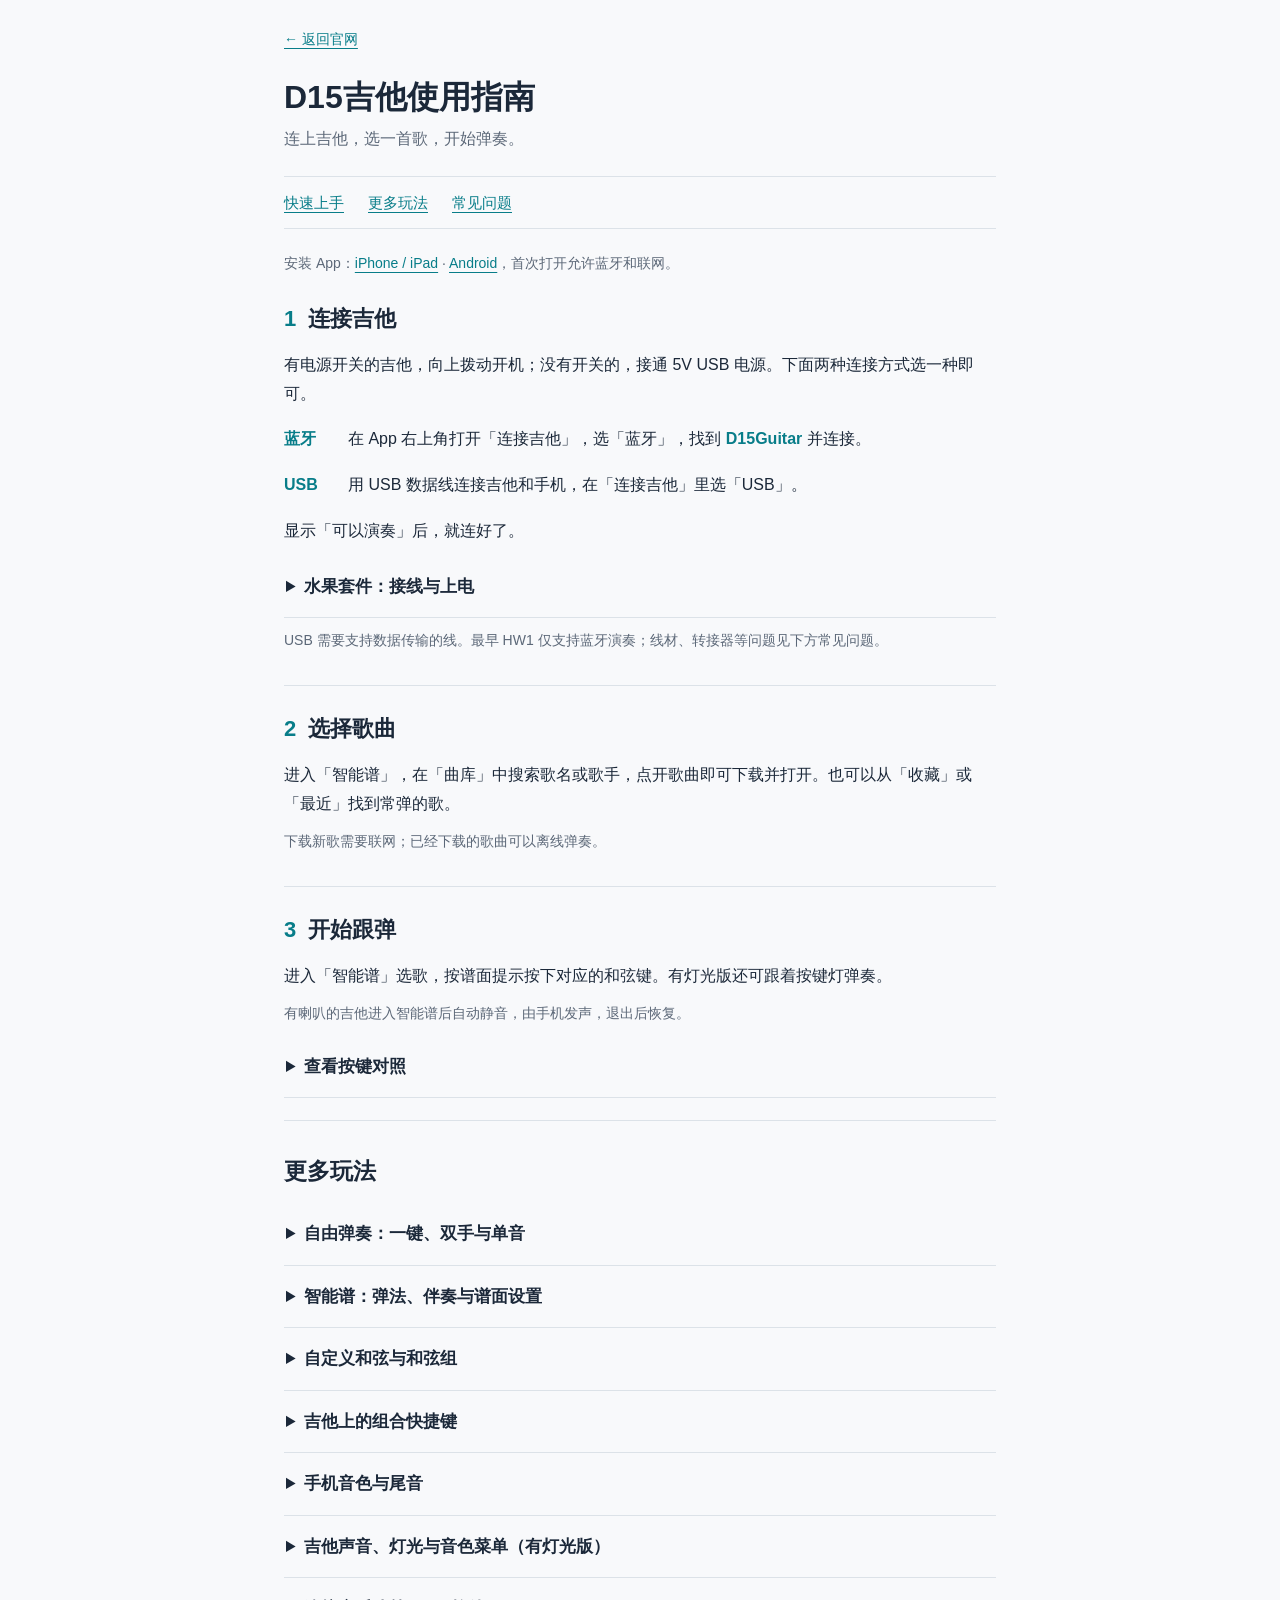
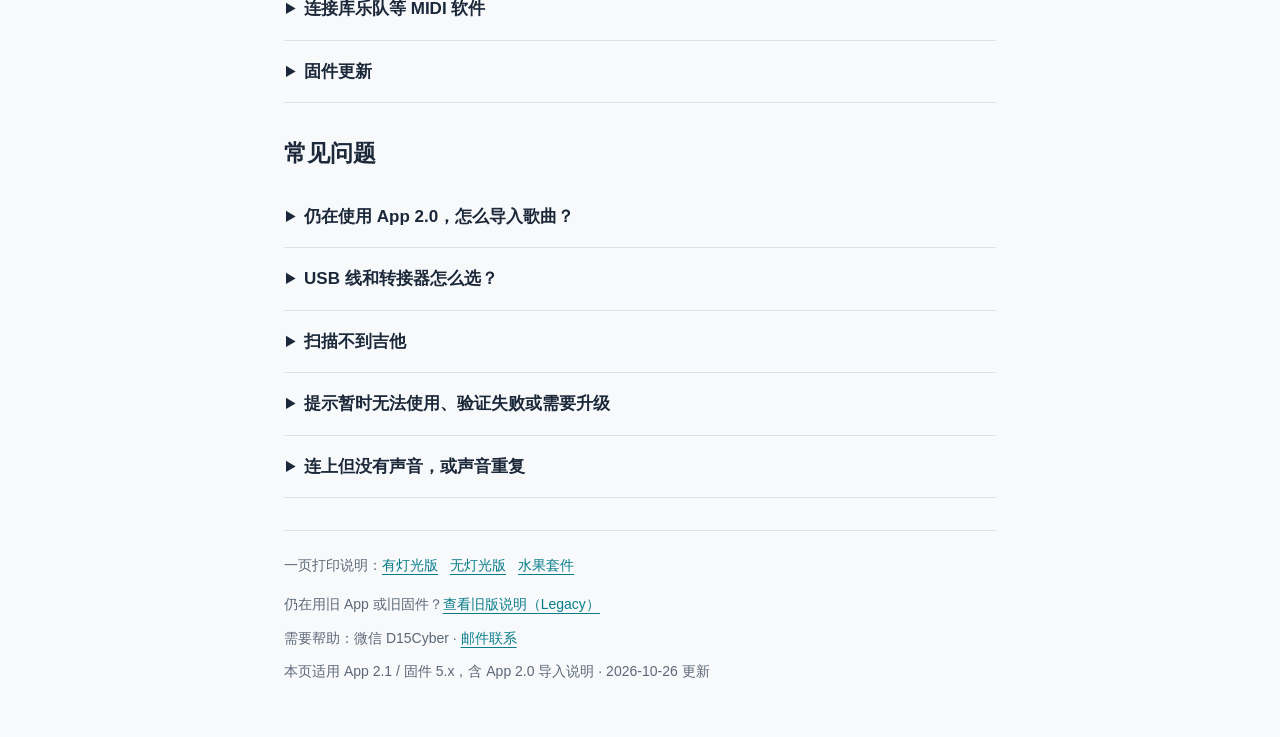
<file: index.html>
<!doctype html>
<!-- D15Guide-2.1 -->
<html lang="zh-CN"><head><meta charset="utf-8"><meta name="viewport" content="width=device-width,initial-scale=1"><title>D15吉他 使用指南</title><style>
:root{color-scheme:light dark;--bg:#f8f9fb;--ink:#1b2839;--muted:#5c6878;--line:#dce2e8;--accent:#087d89;--panel:#fff}
@media(prefers-color-scheme:dark){:root{--bg:#10141a;--ink:#ecf0f5;--muted:#a6b1bf;--line:#303a47;--accent:#65d5de;--panel:#171e28}}
*{box-sizing:border-box}html{scroll-behavior:smooth;scroll-padding-top:24px}body{margin:0;background:var(--bg);color:var(--ink);font:16px/1.8 -apple-system,BlinkMacSystemFont,"PingFang SC","Microsoft YaHei",sans-serif}main{max-width:760px;margin:auto;padding:25px 24px 45px}a{color:var(--accent);text-underline-offset:4px}a:focus-visible,summary:focus-visible{outline:2px solid var(--accent);outline-offset:4px}.back{font-size:14px}h1{font-size:32px;line-height:1.35;margin:22px 0 6px}header>p{color:var(--muted);margin:0 0 22px}.jump{display:flex;gap:24px;flex-wrap:wrap;border-block:1px solid var(--line);padding:12px 0;font-size:15px}h2{font-size:23px;line-height:1.4;margin:34px 0 16px}h3{font-size:18px;margin:22px 0 8px}p,ul,ol{margin:10px 0}li+li{margin-top:7px}.install,.small{font-size:14px;color:var(--muted)}.install{margin:22px 0 0}.step{padding:4px 0 22px;border-bottom:1px solid var(--line)}.step h2{margin-top:24px;font-size:22px}.step h2 span{display:inline-block;color:var(--accent);margin-right:12px;font-variant-numeric:tabular-nums}.route{display:grid;grid-template-columns:48px 1fr;column-gap:16px;margin:17px 0}.route p{margin:0}.route strong{color:var(--accent)}details{border-bottom:1px solid var(--line);margin:0}summary{cursor:pointer;line-height:1.5;padding:18px 2px;font-size:17px;font-weight:600}.detail-body,details>p,details>ol,details>ul,details>.table{margin-bottom:18px}details h3{font-size:17px}.table{overflow-x:auto}table{width:100%;border-collapse:collapse;font-size:15px}th,td{padding:9px 10px;text-align:left;vertical-align:top;border-bottom:1px solid var(--line)}th{color:var(--muted);font-weight:600}#free td:first-child{white-space:nowrap}.keys{display:block;max-width:100%;max-height:440px;margin:15px auto;background:white;border-radius:6px}footer{font-size:14px;color:var(--muted);margin-top:32px;padding-top:14px;border-top:1px solid var(--line)}footer p{margin:8px 0}.downloads a{display:inline-block;margin:0 12px 6px 0}section#more{margin-top:34px}.note{font-size:14px;color:var(--muted)}@media(max-width:420px){main{padding:20px 18px 36px}h1{font-size:28px}.jump{gap:20px}.route{column-gap:12px}th,td{padding:8px 6px}}@media print{body{background:#fff;color:#1b2839}.back,.jump{display:none}main{max-width:none}}
</style></head><body><main>
<a class="back" href="https://d15cyber.com/">← 返回官网</a>
<header><h1>D15吉他使用指南</h1><p>连上吉他，选一首歌，开始弹奏。</p></header>
<nav class="jump" aria-label="页内目录"><a href="#start">快速上手</a><a href="#more">更多玩法</a><a href="#faq">常见问题</a></nav>
<div id="start"><p class="install">安装 App：<a href="https://apps.apple.com/cn/app/d15%E5%90%89%E4%BB%96/id6799462676">iPhone / iPad</a> · <a href="https://download.d15cyber.com/downloads/android/D15Guitar-Android-latest.apk">Android</a>，首次打开允许蓝牙和联网。</p>
<section class="step" id="connect"><h2><span>1</span>连接吉他</h2>
<p>有电源开关的吉他，向上拨动开机；没有开关的，接通 5V USB 电源。下面两种连接方式选一种即可。</p>
<div class="route" id="bluetooth"><strong>蓝牙</strong><p>在 App 右上角打开「连接吉他」，选「蓝牙」，找到 <strong>D15Guitar</strong> 并连接。</p></div>
<div class="route" id="usb"><strong>USB</strong><p>用 USB 数据线连接吉他和手机，在「连接吉他」里选「USB」。</p></div>
<p>显示「可以演奏」后，就连好了。</p>
<details id="fruit"><summary>水果套件：接线与上电</summary>
<div class="detail-body"><p>将线的一端接到开发板对应的 IO，另一端接水果或果冻。下表按开发板的 IO 标号接线，不是从上往下数第几个针脚。</p>
<div class="table"><table><thead><tr><th>功能</th><th>IO</th><th>默认 C 组</th></tr></thead><tbody><tr><td>和弦键 1 / 2 / 3 / 4</td><td>2 / 12 / 11 / 10</td><td>C / Dm / Em / F</td></tr><tr><td>和弦键 5 / 6 / 7 / 8</td><td>5 / 6 / 7 / 9</td><td>G / Am / Bdim / G7</td></tr><tr><td>扫弦 / 分解</td><td>1 / 4</td><td>按所选和弦演奏</td></tr></tbody></table></div>
<p>接好后，手离开材料，再接通 USB 电源，等待约 2 秒。随后按上面的蓝牙方式连接 App，触摸材料即可演奏，声音由手机播放。</p>
<p class="small">更换材料或接线后，松手重新上电。智能谱和自定义和弦会改变各键的和弦，请以 App 提示为准。</p></div></details>
<p class="small">USB 需要支持数据传输的线。最早 HW1 仅支持蓝牙演奏；线材、转接器等问题见下方常见问题。</p></section>
<section class="step" id="import"><h2><span>2</span>选择歌曲</h2>
<p>进入「智能谱」，在「曲库」中搜索歌名或歌手，点开歌曲即可下载并打开。也可以从「收藏」或「最近」找到常弹的歌。</p>
<p class="small">下载新歌需要联网；已经下载的歌曲可以离线弹奏。</p></section>
<section class="step" id="play"><h2><span>3</span>开始跟弹</h2>
<p>进入「智能谱」选歌，按谱面提示按下对应的和弦键。有灯光版还可跟着按键灯弹奏。</p>
<p class="small">有喇叭的吉他进入智能谱后自动静音，由手机发声，退出后恢复。</p>

<details id="keys"><summary>查看按键对照</summary>
<div class="detail-body"><p>吉他竖拿，从上往下看。默认 C 和弦组的按键如下；切换和弦组、移调或跟弹歌曲后，请以 App 谱面提示为准。</p><img class="keys" alt="默认 C 组：第一排左8 G7、右4 F；第二排左7 Bdim、右3 Em；第三排左6 Am、右2 Dm；第四排左5 G、右1 C；底排左10分解、右9扫弦" src="[data-uri]"></div></details>
</section></div>
<section id="more"><h2>更多玩法</h2>

<details id="free"><summary>自由弹奏：一键、双手与单音</summary>
<div class="detail-body"><p>不打开歌曲，也可以按自己的节奏演奏。在控制页「演奏设置」中选择分解 / 扫弦、节奏型、BPM、移调和演奏模式。</p>
<div class="table">
<table><thead><tr><th>模式</th><th>怎么弹</th></tr></thead><tbody><tr><td>一键弹奏</td><td>按和弦键触发演奏，按当前选择的分解或扫弦节奏播放。</td></tr><tr><td>双手弹奏</td><td>左手选和弦，右手按分解键或扫弦键触发。</td></tr><tr><td>单音</td><td>八个和弦键分别演奏单个音符，适合弹旋律。</td></tr></tbody></table></div>
<p>有灯光版开机后可直接独立演奏；无灯光版需要连接手机或电脑发声。</p></div></details>

<details id="score"><summary>智能谱：弹法、伴奏与谱面设置</summary>
<div class="detail-body"><h3>两种吉他弹法</h3>
<ul><li><strong>精准原谱：</strong>歌曲包含原谱吉他轨时，按原谱音符和节奏演奏。</li><li><strong>自选节奏型：</strong>使用自己选择的分解 / 扫弦和节奏型配合歌曲。</li></ul>
<p>BPM 和移调在两种弹法下都可调；分解 / 扫弦、节奏型只用于自选节奏型。演奏模式可独立选择一键弹奏或双手弹奏。</p>
<h3>常用操作</h3>
<ul><li><strong>伴奏：</strong>顶部快捷键开关伴奏；在设置中分别调整主旋律、吉他、节拍器和鼓机等音量。</li><li><strong>和弦名称：</strong>切换字母或数字显示；数字只显示根音，C、D、E、F、G、A、B 对应 1–7。也可点谱面上的和弦名称切换。</li><li><strong>谱面：</strong>顶部快捷键循环切换三种谱面显示；设置中可调整谱面大小。</li><li><strong>跳过前奏：</strong>从顶部快捷键跳到可开始跟弹的位置。</li><li><strong>自动播放：</strong>可先听整首歌曲，再切回吉他跟弹练习。</li></ul>
<p>拖动时间线可调整练习位置。演奏结束后退出谱面，会停止本次歌曲播放。</p>
<div>
<h3>找歌、下载和管理</h3>
<p>搜索支持歌名、歌手、拼音和拼音首字母。点开在线歌曲时才下载曲谱；再次打开未更新的已下载歌曲会使用本机文件。</p>
<p>首次使用在线曲库时，先联网连接并验证配套设备。取得资格后，不需要每次下载都连接设备。</p>
<p>曲库右上角的「…」菜单可刷新列表、仅显示已下载的歌曲，或导入自己的曲谱文件。「管理已保存的曲谱」只整理本机文件，不会删除网上的歌曲。</p>
<p>升级 App 会保留已有歌曲、收藏和最近记录。与在线曲库不重复的个人导入歌曲仍保留在列表中；重要的自编歌曲请另存备份。</p>
<p>不同版本曲谱格式可能不同；旧曲谱或自行制作的文件应按当前导入入口支持的格式使用。</p></div>

<div>
<h3>平滑衔接与吉他本地声音</h3>
<p>「弹奏 → 其他」中可查看平滑衔接等较少使用的选项。平滑衔接用于在相邻演奏段之间自然连接，具体触发方式随演奏模式变化。</p>
<p>有喇叭的吉他默认在智能谱中静音。需要同时发声时，可在「弹奏 → 其他 → 吉他本地声音」手动开启；吉他本地演奏与手机原谱声音可能不一致。</p></div></div></details>
<details>
<summary>自定义和弦与和弦组</summary>
<ol><li>在控制页「演奏设置 → 和弦组」中选择 C 组、G 组或自定义组。</li><li>在「自定义按键」编辑八个按键的和弦，也可先复制 C 组或 G 组。</li><li>连接吉他后点「同步到吉他」；需要读取琴中已有配置时点「从吉他读取」。</li></ol>
<p>连接时如提示有修改待同步，选「使用吉他设置」或「使用 App 设置」，决定以哪一端为准。</p></details>

<details>
<summary>吉他上的组合快捷键</summary>
<p>同时按住最下面的<strong>分解键（10）和扫弦键（9）</strong>，再按下表中的和弦键。完成后松开组合键，恢复演奏。</p>
<div class="table">
<table><thead><tr><th>再按哪个键</th><th>功能</th></tr></thead><tbody><tr><td>1 / 2</td><td>移调升 / 降一个半音</td></tr><tr><td>1 + 2</td><td>移调归零</td></tr><tr><td>3</td><td>切换和弦组</td></tr><tr><td>5 / 6</td><td>BPM 加 / 减；按住可连续调节</td></tr><tr><td>5 + 6</td><td>BPM 恢复 75</td></tr><tr><td>7</td><td>切换节奏型</td></tr><tr><td>8</td><td>循环切换一键弹奏 / 双手弹奏 / 单音</td></tr></tbody></table></div>
<p class="small">这些是自由弹奏的琴上快捷键。智能谱中的歌曲速度、音调和弹法，请在歌曲设置里调整。</p></details>


<details id="phone-sound"><summary>手机音色与尾音</summary>
<div class="detail-body">
<p>在控制页「手机声音」选择音源和音色。内置「吉他专用」主要提供吉他音色，「通用乐器」供多种乐器使用；伴奏按歌曲的轨道选择对应音色。</p>
<p>「手机尾音」A 保留自然余音，B 按节奏收尾；精准原谱按音符时值播放。带音色菜单的吉他可使用「跟随吉他音色」，让手机在自由弹奏时跟随吉他选择的乐器。</p></div></details>

<details id="sound-light"><summary>吉他声音、灯光与音色菜单（有灯光版）</summary>
<div class="detail-body">
<ul><li><strong>开机：</strong>电源开关向上拨，按任意和弦键即可独立弹奏。</li><li><strong>充电：</strong>用 USB 线接 5V USB 电源，充电时指示灯亮，充满后熄灭。</li><li><strong>音量：</strong>短按音量键，在 1–4 档与静音之间循环。</li><li><strong>App 调节：</strong>连接后可调整吉他音量档位、尾音、混响，以及按键灯、待机灯和开机提示。</li></ul>
<p>音量档位和混响等调节可即时试听，需长期保留时按页面上的「保存到吉他」或「保存档位设置」。标为自动保存的灯光、开机提示设置会自动保存。手机与吉他音量分别控制。</p><h3>选择吉他上的音色</h3>
<p>长按音量键约 1 秒打开菜单。按亮着的键选择；进入吉他组后先松键，再选具体音色。选择后松键，再开始演奏。菜单约 10 秒未操作会退出，保留原音色。</p>
<p>下表均按吉他<strong>竖拿，从上往下、每排左到右</strong>排列。</p>
<div class="table">
<table><thead><tr><th>位置</th><th>左键</th><th>右键</th></tr></thead><tbody><tr><td>第 1 排</td><td>吉他组</td><td>过载吉他</td></tr><tr><td>第 2 排</td><td>标准鼓</td><td>贝斯</td></tr><tr><td>第 3 排</td><td>Banjo</td><td>未使用</td></tr><tr><td>第 4 排</td><td>未使用</td><td>未使用</td></tr><tr><td>最下排</td><td>生活趣味</td><td>环境声</td></tr></tbody></table></div>
<h3>吉他组</h3>
<div class="table">
<table><thead><tr><th>位置</th><th>左键</th><th>右键</th></tr></thead><tbody><tr><td>第 1 排</td><td>Filtered Gtr（开机默认）</td><td>FG460s Pure Gtr</td></tr><tr><td>第 2 排</td><td>FG460s Mega Gtr</td><td>Equalized Guitar</td></tr><tr><td>第 3 排</td><td>Stabilized Gtr</td><td>Jazz Gt.</td></tr><tr><td>第 4 排</td><td>Steel-str.Gt</td><td>未使用</td></tr></tbody></table></div>
<p>过载、鼓、贝斯和 Banjo 选好后，仍按原来的和弦、分解和扫弦方式演奏。</p>
<h3>生活趣味 / 环境声</h3>
<p><strong>生活趣味：</strong>前四排依次是海浪 / 鸟鸣、电话 / 直升机、掌声 / 枪声、警笛 / 脚步。</p>
<p><strong>环境声：</strong>前两排依次是雨声 / 溪流、气泡 / 白噪音。按一次开始，再按同一键停止，换键切换声音。</p>
<p>长按音量键可返回一级音色菜单。</p></div></details>

<details id="other"><summary>连接库乐队等 MIDI 软件</summary>
<div class="detail-body"><p>D15吉他也可作为 MIDI 控制器使用，声音由库乐队等软件的乐器轨道产生。第三方软件不会提供 D15 App 的智能谱、设备设置等功能。</p>
<div>
<h3>Mac / iPhone / iPad 的库乐队</h3>
<p><strong>Mac 蓝牙：</strong>打开「音频 MIDI 设置 → 窗口 → 显示 MIDI 工作室 → 配置蓝牙」，连接吉他；再在库乐队选择软件乐器轨道。</p>
<p><strong>Mac USB：</strong>支持 USB MIDI 的吉他接入后，在库乐队选择软件乐器轨道。不要同时接通同一把琴的蓝牙 MIDI 输入。</p>
<p><strong>iPhone / iPad：</strong>在库乐队的设置中找到「高级 → 蓝牙 MIDI 设备」并连接，然后打开一个触控乐器；支持 USB MIDI 的吉他也可通过合适的数据线或转接器使用。</p>
<p class="small">Apple 操作说明：<a href="https://support.apple.com/zh-cn/guide/audio-midi-setup/ams33f013765/mac">Mac 蓝牙 MIDI</a> / <a href="https://support.apple.com/zh-cn/guide/garageband-iphone/chse356a0321/ios">iPhone 库乐队</a>。</p></div>
<div>
<h3>其他手机或电脑 MIDI 软件</h3>
<p>先确认软件支持 USB MIDI 或 BLE MIDI，然后在它的 MIDI 输入设置中选择吉他，并加载可发声的乐器。不同软件的蓝牙入口可能不同；不能只在系统蓝牙里配对后就认为已经接通 MIDI。</p></div></div></details>

<details id="update"><summary>固件更新</summary>
<div class="detail-body"><div>
<h3>已是 5.x：在手机上更新</h3>
<ol><li>让<strong>吉他与手机通过蓝牙连接</strong>，并保证电量充足。</li><li>打开「连接吉他 → 设备信息与更新 → 固件更新」。检查更新不会立即刷写吉他。</li><li>发现新版后，点「下载并升级」，等待传输完成和吉他自动重启。</li></ol>
<p>App 在线升级目前<strong>仅支持蓝牙</strong>。USB 可以供电；无需按 BOOT / RESET。升级过程中保持连接，不要关闭吉他或退出 App。</p>
<p>如提示超时，先重新连接并查看当前版本，再决定是否重试。</p></div>

<div>
<h3>4.5 等旧固件：先用电脑升级</h3>
<p>旧固件不能直接使用 App 的在线升级流程。需使用电脑和 ESP Tool，按吉他型号选择对应的手动升级包及随包说明；不要混刷其他型号。</p>
<p>升级到配套 5.x 固件后，即可使用新版 App 和后续蓝牙升级。需要升级包或不确定型号时，请联系售后。</p></div></div></details>
</section>
<section id="faq"><h2>常见问题</h2>

<details><summary>仍在使用 App 2.0，怎么导入歌曲？</summary>
<p>首次连接设备后，回到主界面，按提示下载并导入歌曲。也可从「智能谱 → 导入歌曲 → 从网络导入歌曲」进入。2.1 使用在线曲库，点开歌曲时下载，无需先导入整包。</p></details>

<details><summary>USB 线和转接器怎么选？</summary>
<div class="detail-body"><p>使用支持数据传输的线；仅充电线不能连接 MIDI。USB-C 手机可用合适的数据线；Lightning 接口需要支持 USB 外设的转接器。Android 转接器需支持 OTG，部分手机需在系统设置里开启 OTG。</p><p>最早 HW1 的 USB 仅用于供电和电脑刷机，演奏请选蓝牙。其他无灯光款和有灯光款按实际支持的连接方式使用。</p></div></details>
<details>
<summary>扫描不到吉他</summary>
<p>检查吉他电源、手机蓝牙和 App 蓝牙权限。断开其他手机、电脑上的连接，再回到 App 扫描；旧名称设备可尝试关闭名称过滤。</p></details>
<details>
<summary>提示暂时无法使用、验证失败或需要升级</summary>
<p>先断开重连。若仍失败，核对固件版本；旧固件需先用电脑更新。不要因此删除 App 或清空歌曲。联系售后时提供页面提示、设备型号和 MAC 地址。</p></details>
<details>
<summary>连上但没有声音，或声音重复</summary>
<p>确认已经显示「可以演奏」，检查手机媒体音量、静音状态和音频输出是否去了耳机。第三方软件还需选中可发声的乐器轨道。重复发声时，先确认没有同时启用 USB 和蓝牙两路 MIDI。</p></details></section>
<footer>
<p class="downloads">一页打印说明：<a href="https://d15cyber.com/help/print/quick-start-with-lights.pdf">有灯光版</a><a href="https://d15cyber.com/help/print/quick-start-without-lights.pdf">无灯光版</a><a href="https://d15cyber.com/help/print/quick-start-fruit.pdf">水果套件</a></p>
<p>仍在用旧 App 或旧固件？<a href="https://d15cyber.com/help/legacy/">查看旧版说明（Legacy）</a></p>
<p>需要帮助：微信 D15Cyber · <a href="mailto:84798012@qq.com">邮件联系</a></p>
<p class="small">本页适用 App 2.1 / 固件 5.x，含 App 2.0 导入说明 · 2026-10-26 更新</p>
</footer></main></body></html>
</file>
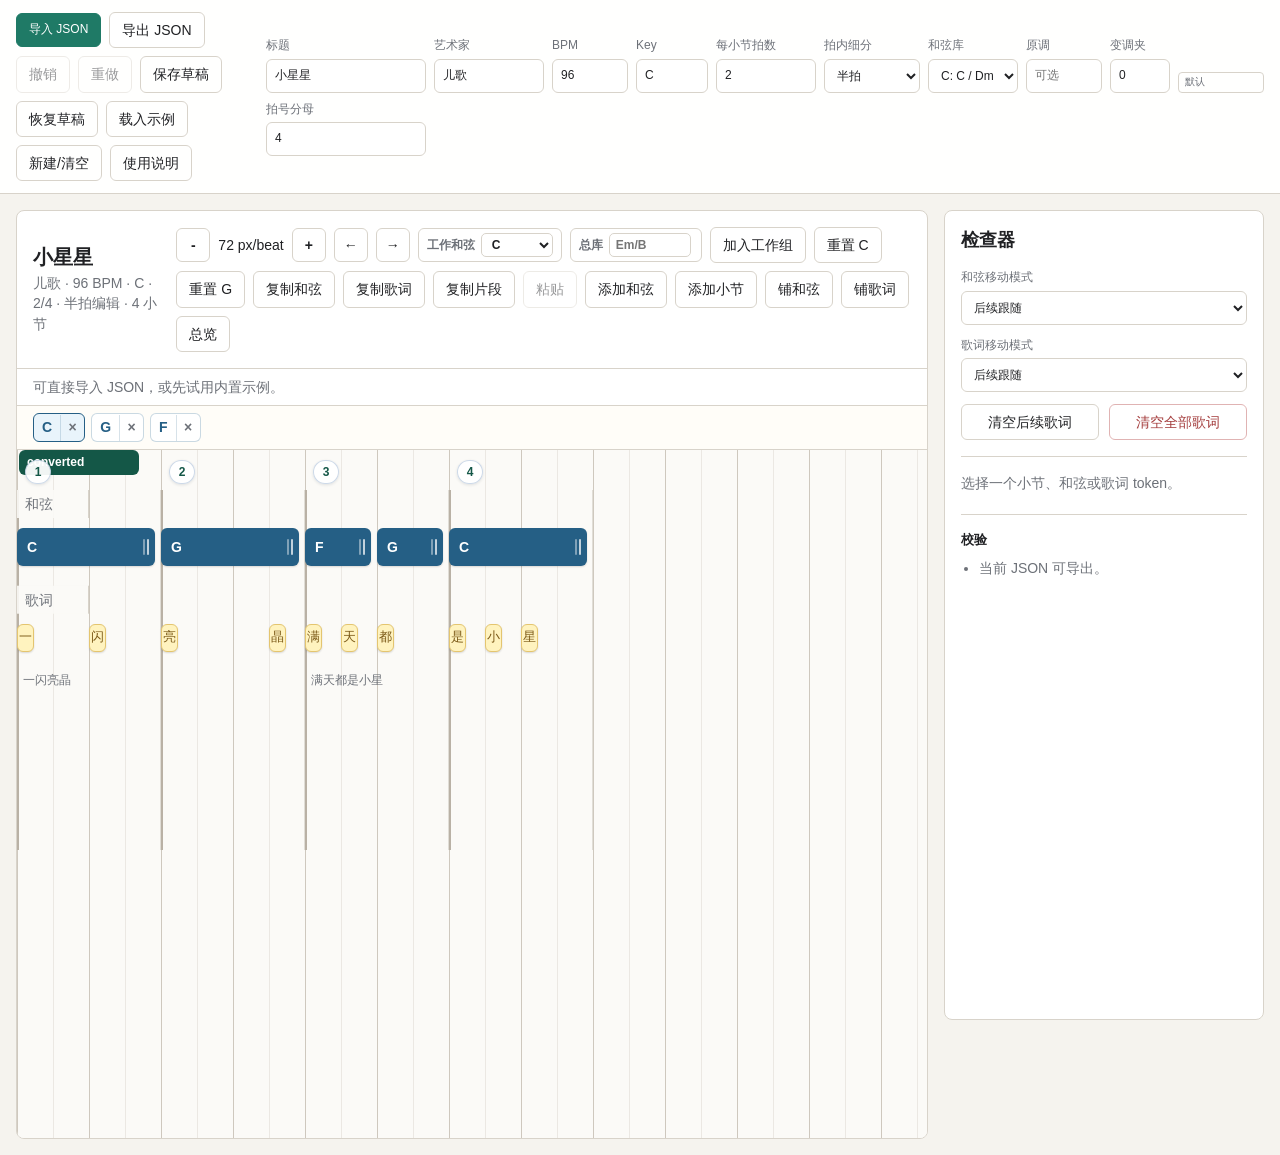
<file: editor/index.html>
<!doctype html>
<html lang="zh-CN">
<head>
  <meta charset="utf-8">
  <meta name="viewport" content="width=device-width, initial-scale=1">
  <title>D15 用户曲谱编辑器</title>
  <link rel="stylesheet" href="./style.css">
</head>
<body>
  <header class="topbar">
    <div class="file-actions">
      <label class="button primary">
        导入 JSON
        <input id="fileInput" type="file" accept="application/json,.json">
      </label>
      <button id="exportButton" class="button">导出 JSON</button>
      <button id="undoButton" class="button ghost">撤销</button>
      <button id="redoButton" class="button ghost">重做</button>
      <button id="saveDraftButton" class="button ghost">保存草稿</button>
      <button id="restoreDraftButton" class="button ghost">恢复草稿</button>
      <button id="loadExampleButton" class="button ghost">载入示例</button>
      <button id="newChartButton" class="button ghost">新建/清空</button>
      <button id="helpButton" class="button ghost">使用说明</button>
    </div>

    <div class="meta-fields">
      <label>标题<input id="titleInput" type="text"></label>
      <label>艺术家<input id="artistInput" type="text"></label>
      <label>BPM<input id="bpmInput" type="number" min="20" max="260" step="1"></label>
      <label>Key<input id="keyInput" type="text"></label>
      <label>每小节拍数<input id="beatsPerBarInput" type="number" min="1" step="0.5"></label>
      <label>拍内细分
        <select id="gridFractionInput">
          <option value="2">半拍</option>
          <option value="4">四分之一拍</option>
          <option value="8">八分之一拍</option>
        </select>
      </label>
      <label>和弦库<select id="chordBankInput"></select></label>
      <label>原调<input id="originalKeyInput" type="text" placeholder="可选"></label>
      <label>变调夹<input id="capoInput" type="number" min="0" max="12" step="1" value="0"></label>
      <span id="capoSourceTag" class="capo-source-tag"></span>
      <label>拍号分母<input id="beatUnitInput" type="number" min="1" max="16" step="1" value="4"></label>
    </div>
  </header>

  <main class="workspace">
    <section class="timeline-panel">
      <div class="timeline-header">
        <div>
          <h1 id="songHeading">D15 用户曲谱编辑器</h1>
          <p id="chartSummary">新建曲谱、导入 JSON，或直接铺歌词/铺和弦后导出。</p>
        </div>
        <div class="timeline-tools">
          <button id="zoomOutButton" class="icon-button" title="缩小">-</button>
          <span id="zoomLabel">72 px/拍</span>
          <button id="zoomInButton" class="icon-button" title="放大">+</button>
          <button id="prevPageButton" class="icon-button" title="上一页">←</button>
          <button id="nextPageButton" class="icon-button" title="下一页">→</button>
          <label class="compact-tool">工作和弦<select id="quickChordNameInput"></select></label>
          <label class="compact-tool full-chord-tool">总库<input id="paletteChordInput" list="allChordNames" type="text" placeholder="Em/B"></label>
          <datalist id="allChordNames"></datalist>
          <button id="addPaletteChordButton" class="button">加入工作组</button>
          <button id="resetPaletteCButton" class="button ghost">重置 C</button>
          <button id="resetPaletteGButton" class="button ghost">重置 G</button>
          <button id="copyChordsButton" class="button">复制和弦</button>
          <button id="copyLyricsButton" class="button">复制歌词</button>
          <button id="copySegmentButton" class="button">复制片段</button>
          <button id="pasteChordsButton" class="button">粘贴</button>
          <button id="addChordButton" class="button">添加和弦</button>
          <button id="addBarButton" class="button">添加小节</button>
          <button id="chordsBedButton" class="button">铺和弦</button>
          <button id="lyricsBedButton" class="button">铺歌词</button>
          <button id="overviewButton" class="button">总览</button>
        </div>
      </div>

      <div id="messageArea" class="message-area" aria-live="polite"></div>
      <div id="quickChordPalette" class="quick-chord-palette" aria-label="当前歌曲工作和弦组"></div>

      <div class="timeline-scroll">
        <div id="timelineCanvas" class="timeline-canvas"></div>
      </div>
    </section>

    <aside class="inspector">
      <h2>检查器</h2>

      <div class="field-group">
        <label>和弦移动模式
          <select id="chordMoveMode">
            <option value="single">单个</option>
            <option value="follow" selected>后续跟随</option>
          </select>
        </label>
        <label>歌词移动模式
          <select id="lyricMoveMode">
            <option value="single">单个</option>
            <option value="follow" selected>后续跟随</option>
            <option value="bar-follow">本小节跟随</option>
            <option value="bar-compact">本小节紧凑</option>
          </select>
        </label>
        <div class="form-row">
          <button id="clearLyricsFromHereButton" class="button" type="button">清空后续歌词</button>
          <button id="clearAllLyricsButton" class="button danger" type="button">清空全部歌词</button>
        </div>
      </div>

      <div id="selectionPanel" class="selection-panel">
        <p class="empty-state">选择一个和弦或歌词 token。</p>
      </div>

      <div class="validation-box">
        <h3>校验</h3>
        <ul id="validationList"></ul>
      </div>
    </aside>
  </main>

  <div id="importDialog" class="dialog-backdrop" hidden>
    <section class="dialog" role="alertdialog" aria-modal="true" aria-labelledby="importDialogTitle">
      <div class="dialog-header">
        <h2 id="importDialogTitle">导入没有完成</h2>
        <button id="importDialogClose" class="icon-button" title="关闭">×</button>
      </div>
      <p id="importDialogSummary" class="dialog-summary"></p>
      <ul id="importDialogList" class="dialog-list"></ul>
    </section>
  </div>

  <div id="helpDialog" class="dialog-backdrop" hidden>
    <section class="dialog help-dialog" role="dialog" aria-modal="true" aria-labelledby="helpDialogTitle">
      <div class="dialog-header">
        <h2 id="helpDialogTitle">D15 曲谱编辑器使用说明</h2>
        <button id="helpDialogClose" class="icon-button" title="关闭">×</button>
      </div>
      <p class="dialog-summary">这个页面用于自己制作或修改 D15 曲谱。编辑完成后点击“导出 JSON”，把导出的文件交给 D15 App 使用。</p>

      <h3>最简单流程</h3>
      <ol class="help-list">
        <li>点击“新建/清空”，填写标题、艺术家、BPM、Key、拍号。</li>
        <li>点击“铺歌词”，先把整首歌词放到时间线上。</li>
        <li>把常用和弦放进“工作和弦/工作组”，例如 C、G、Am、F。</li>
        <li>对着歌词逐个添加和弦：可以点时间线里的“+”，也可以在歌词附近出现的快捷和弦上选择。</li>
        <li>拖动和弦或歌词，微调到准确位置。</li>
        <li>点击“保存草稿”临时保存；最终一定要点击“导出 JSON”。</li>
      </ol>

      <h3>手动加和弦</h3>
      <ul class="help-list">
        <li>上方“工作和弦”决定默认添加哪个和弦。</li>
        <li>点和弦轨里的“+”，会在对应位置添加当前工作和弦。</li>
        <li>鼠标移到歌词 token 附近，可以用快捷选择把和弦放到这个字上。</li>
        <li>如果常用和弦不在快捷区，在“总库”输入，例如 Em/B、D/F#，再点“加入工作组”。</li>
      </ul>

      <h3>批量铺和弦（可选）</h3>
      <p class="dialog-note">如果你已经知道整首歌的和弦顺序，可以用“铺和弦”批量生成；不确定时建议手动一个个加。格式是一条和弦写成“和弦,拍数”，多条之间用分号或换行隔开，例如：</p>
      <pre class="help-code">C,4; G,4; Am,2; F,2
Em,4
D/F#,2; G,2</pre>

      <h3>常用操作</h3>
      <ul class="help-list">
        <li>选中和弦后，可在右侧检查器里改名称、位置和时值。</li>
        <li>选中和弦/歌词后，按 Delete 或 Backspace 可以删除。</li>
        <li>可以用复制、粘贴、撤销、重做来加快重复段编辑。</li>
        <li>PageUp / PageDown 可以快速翻看前后小节。</li>
        <li>“总览”可以快速检查小节、换行和整首歌结构。</li>
      </ul>

      <h3>保存说明</h3>
      <ul class="help-list">
        <li>“保存草稿”只保存在当前浏览器本地，不会上传服务器。</li>
        <li>换电脑、换浏览器、清缓存后，本地草稿可能消失。</li>
        <li>真正要交付或备份时，请使用“导出 JSON”。</li>
      </ul>
    </section>
  </div>

  <div id="lyricsBedDialog" class="dialog-backdrop" hidden>
    <section class="dialog" role="dialog" aria-modal="true" aria-labelledby="lyricsBedDialogTitle">
      <div class="dialog-header">
        <h2 id="lyricsBedDialogTitle">铺歌词</h2>
        <button id="lyricsBedDialogClose" class="icon-button" title="关闭">×</button>
      </div>
      <p class="dialog-summary">粘贴歌词后，编辑器会按当前拍内细分一个格子放一个 token，从当前小节连续往后铺；已有和弦会保留。</p>
      <label>歌词文本
        <textarea id="lyricsPasteInput" rows="8" placeholder="粘贴完整歌词；换行只作为分隔，不决定小节"></textarea>
      </label>
      <div class="dialog-controls">
        <p class="dialog-note">铺法：按字数连续填满当前细分格，格子不够会自动添加小节。</p>
        <label>处理方式
          <select id="lyricsReplaceInput">
            <option value="replace">替换目标小节歌词</option>
          </select>
        </label>
      </div>
      <div class="dialog-actions">
        <button id="lyricsBedApplyButton" class="button primary">生成歌词</button>
        <button id="lyricsBedCancelButton" class="button">取消</button>
      </div>
    </section>
  </div>

  <div id="chordsBedDialog" class="dialog-backdrop" hidden>
    <section class="dialog" role="dialog" aria-modal="true" aria-labelledby="chordsBedDialogTitle">
      <div class="dialog-header">
        <h2 id="chordsBedDialogTitle">铺和弦</h2>
        <button id="chordsBedDialogClose" class="icon-button" title="关闭">×</button>
      </div>
      <p class="dialog-summary">按“和弦,拍数;”连续输入，编辑器会从当前选中位置或当前小节开始顺序铺入；已有歌词会保留。</p>
      <label>和弦序列
        <textarea id="chordsSequenceInput" rows="8" placeholder="C,4; G,4; Am,2; F,2"></textarea>
      </label>
      <div class="dialog-controls">
        <p class="dialog-note">拍数支持小数；如果跨小节，会自动拆到后续小节。</p>
      </div>
      <div class="dialog-actions">
        <button id="chordsBedApplyButton" class="button primary">生成和弦</button>
        <button id="chordsBedCancelButton" class="button">取消</button>
      </div>
    </section>
  </div>

  <div id="overviewDialog" class="dialog-backdrop" hidden>
    <section class="dialog overview-dialog" role="dialog" aria-modal="true" aria-labelledby="overviewDialogTitle">
      <div class="dialog-header">
        <div>
          <h2 id="overviewDialogTitle">谱面总览</h2>
          <p id="overviewSummary" class="dialog-summary"></p>
        </div>
        <button id="overviewDialogClose" class="icon-button" title="关闭">×</button>
      </div>
      <div class="overview-tabs" role="tablist" aria-label="总览模式">
        <button class="active" type="button" data-overview-mode="bars">小节总览</button>
        <button type="button" data-overview-mode="lines">换行预览</button>
      </div>
      <div class="overview-line-controls">
        <label>换行规则
          <select id="overviewLineRuleInput">
            <option value="auto">按 displayLines</option>
            <option value="2">每 2 小节一行</option>
            <option value="4">每 4 小节一行</option>
            <option value="6">每 6 小节一行</option>
            <option value="8">每 8 小节一行</option>
          </select>
        </label>
        <button id="applyOverviewLineRuleButton" class="button" type="button">应用换行</button>
      </div>
      <div id="overviewContent" class="overview-content"></div>
    </section>
  </div>

  <script src="./chord-library.js"></script>
  <script src="./chord-symbol.js"></script>
  <script src="./app.js"></script>
</body>
</html>
</file>
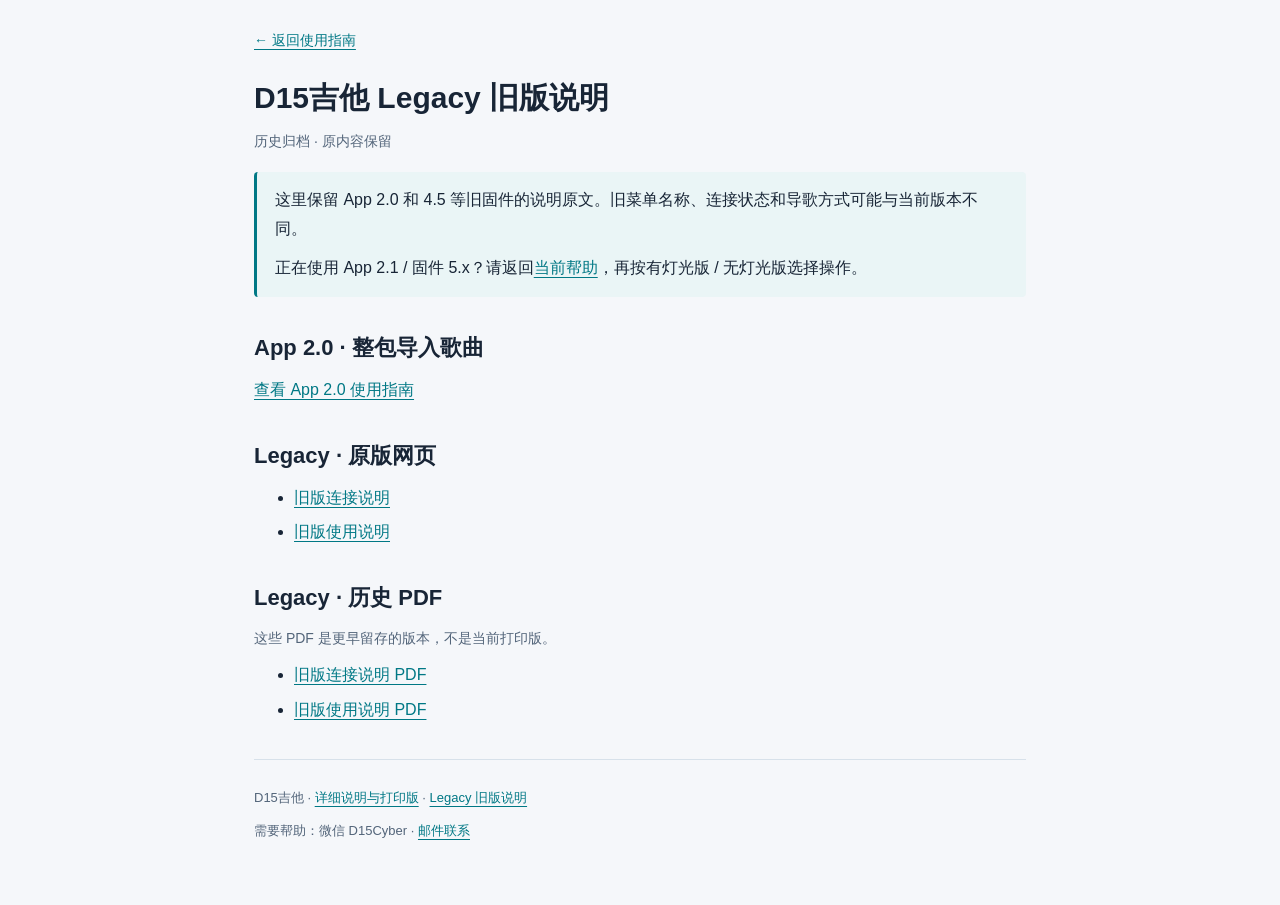
<file: legacy/index.html>
<!doctype html>
<html lang="zh-CN"><head><meta charset="utf-8"><meta name="viewport" content="width=device-width,initial-scale=1"><title>D15吉他 Legacy 旧版说明</title><style>
:root{color-scheme:light dark;--bg:#f5f7fa;--panel:#fff;--ink:#182536;--muted:#53657a;--line:#d7e1ea;--accent:#007885;--note:#eaf5f6}
@media(prefers-color-scheme:dark){:root{--bg:#0c1522;--panel:#142131;--ink:#edf3fa;--muted:#b0becd;--line:#304153;--accent:#65d5de;--note:#132f38}}
*{box-sizing:border-box}html{scroll-behavior:smooth;scroll-padding-top:20px}body{margin:0;background:var(--bg);color:var(--ink);font:16px/1.8 -apple-system,BlinkMacSystemFont,"PingFang SC","Microsoft YaHei",sans-serif}main{max-width:820px;margin:auto;padding:28px 24px 52px}nav{display:flex;flex-wrap:wrap;gap:8px 22px;font-size:14px;margin-bottom:24px}a{color:var(--accent);text-underline-offset:4px}h1{font-size:30px;line-height:1.4;margin:8px 0}h2{font-size:22px;margin:34px 0 12px;line-height:1.5}h3{font-size:18px;margin:20px 0 8px}p,ul,ol{margin:10px 0}li+li{margin-top:6px}.meta,.small{font-size:14px;color:var(--muted)}.note{padding:14px 18px;background:var(--note);border-left:3px solid var(--accent);border-radius:4px;margin:18px 0}.note p:first-child{margin-top:0}.note p:last-child{margin-bottom:0}.grid{display:grid;grid-template-columns:repeat(auto-fit,minmax(240px,1fr));gap:16px}.card{background:var(--panel);padding:18px 20px;border:1px solid var(--line);border-radius:12px}.card h2,.card h3{margin:0 0 8px}.toc{display:flex;flex-wrap:wrap;gap:8px 18px;padding:14px 0;border-block:1px solid var(--line);margin-top:24px}.table{overflow-x:auto}table{border-collapse:collapse;width:100%;margin:12px 0;font-size:15px}th,td{padding:10px 12px;border-bottom:1px solid var(--line);text-align:left;vertical-align:top}th{color:var(--muted);font-weight:600}details{border:1px solid var(--line);border-radius:10px;background:var(--panel);margin:12px 0;padding:0 18px}summary{padding:14px 0;cursor:pointer;font-weight:600}details[open]{padding-bottom:16px}details h3{font-size:17px}.keys{display:block;max-height:360px;max-width:100%;margin:16px auto;background:white;padding:10px;border-radius:10px}footer{border-top:1px solid var(--line);margin-top:34px;padding-top:16px;color:var(--muted);font-size:13px}.button{display:inline-block;padding:8px 16px;border:1px solid var(--line);border-radius:8px;text-decoration:none;margin:4px 8px 4px 0}kbd{font:inherit;font-weight:600}@media(max-width:420px){main{padding:20px 18px 40px}h1{font-size:26px}th,td{padding:8px}}@media print{details{break-inside:avoid}body{background:white;color:#182536}nav,.toc{display:none}main{max-width:none;padding:0}}
</style></head><body><main>
<nav><a href="https://d15cyber.com/help/">← 返回使用指南</a></nav>
<header>
<h1>D15吉他 Legacy 旧版说明</h1>
<p class="meta">历史归档 · 原内容保留</p></header>
<aside class="note">
<p>这里保留 App 2.0 和 4.5 等旧固件的说明原文。旧菜单名称、连接状态和导歌方式可能与当前版本不同。</p>
<p>正在使用 App 2.1 / 固件 5.x？请返回<a href="https://d15cyber.com/help/">当前帮助</a>，再按有灯光版 / 无灯光版选择操作。</p></aside>
<h2>App 2.0 · 整包导入歌曲</h2>
<p><a href="https://d15cyber.com/help/legacy/v2.0/index.html">查看 App 2.0 使用指南</a></p>
<h2>Legacy · 原版网页</h2>
<ul><li><a href="https://d15cyber.com/help/legacy/v4.5/connection-guide.html">旧版连接说明</a></li><li><a href="https://d15cyber.com/help/legacy/v4.5/usage-guide.html">旧版使用说明</a></li></ul>
<h2>Legacy · 历史 PDF</h2>
<p class="small">这些 PDF 是更早留存的版本，不是当前打印版。</p>
<ul><li><a href="https://d15cyber.com/help/legacy/v4.5/connection-guide.pdf">旧版连接说明 PDF</a></li><li><a href="https://d15cyber.com/help/legacy/v4.5/usage-guide.pdf">旧版使用说明 PDF</a></li></ul>
<footer>
<p>D15吉他 · <a href="https://d15cyber.com/help/">详细说明与打印版</a> · <a href="https://d15cyber.com/help/legacy/">Legacy 旧版说明</a></p>
<p>需要帮助：微信 D15Cyber · <a href="mailto:84798012@qq.com">邮件联系</a></p></footer></main></body></html>
</file>
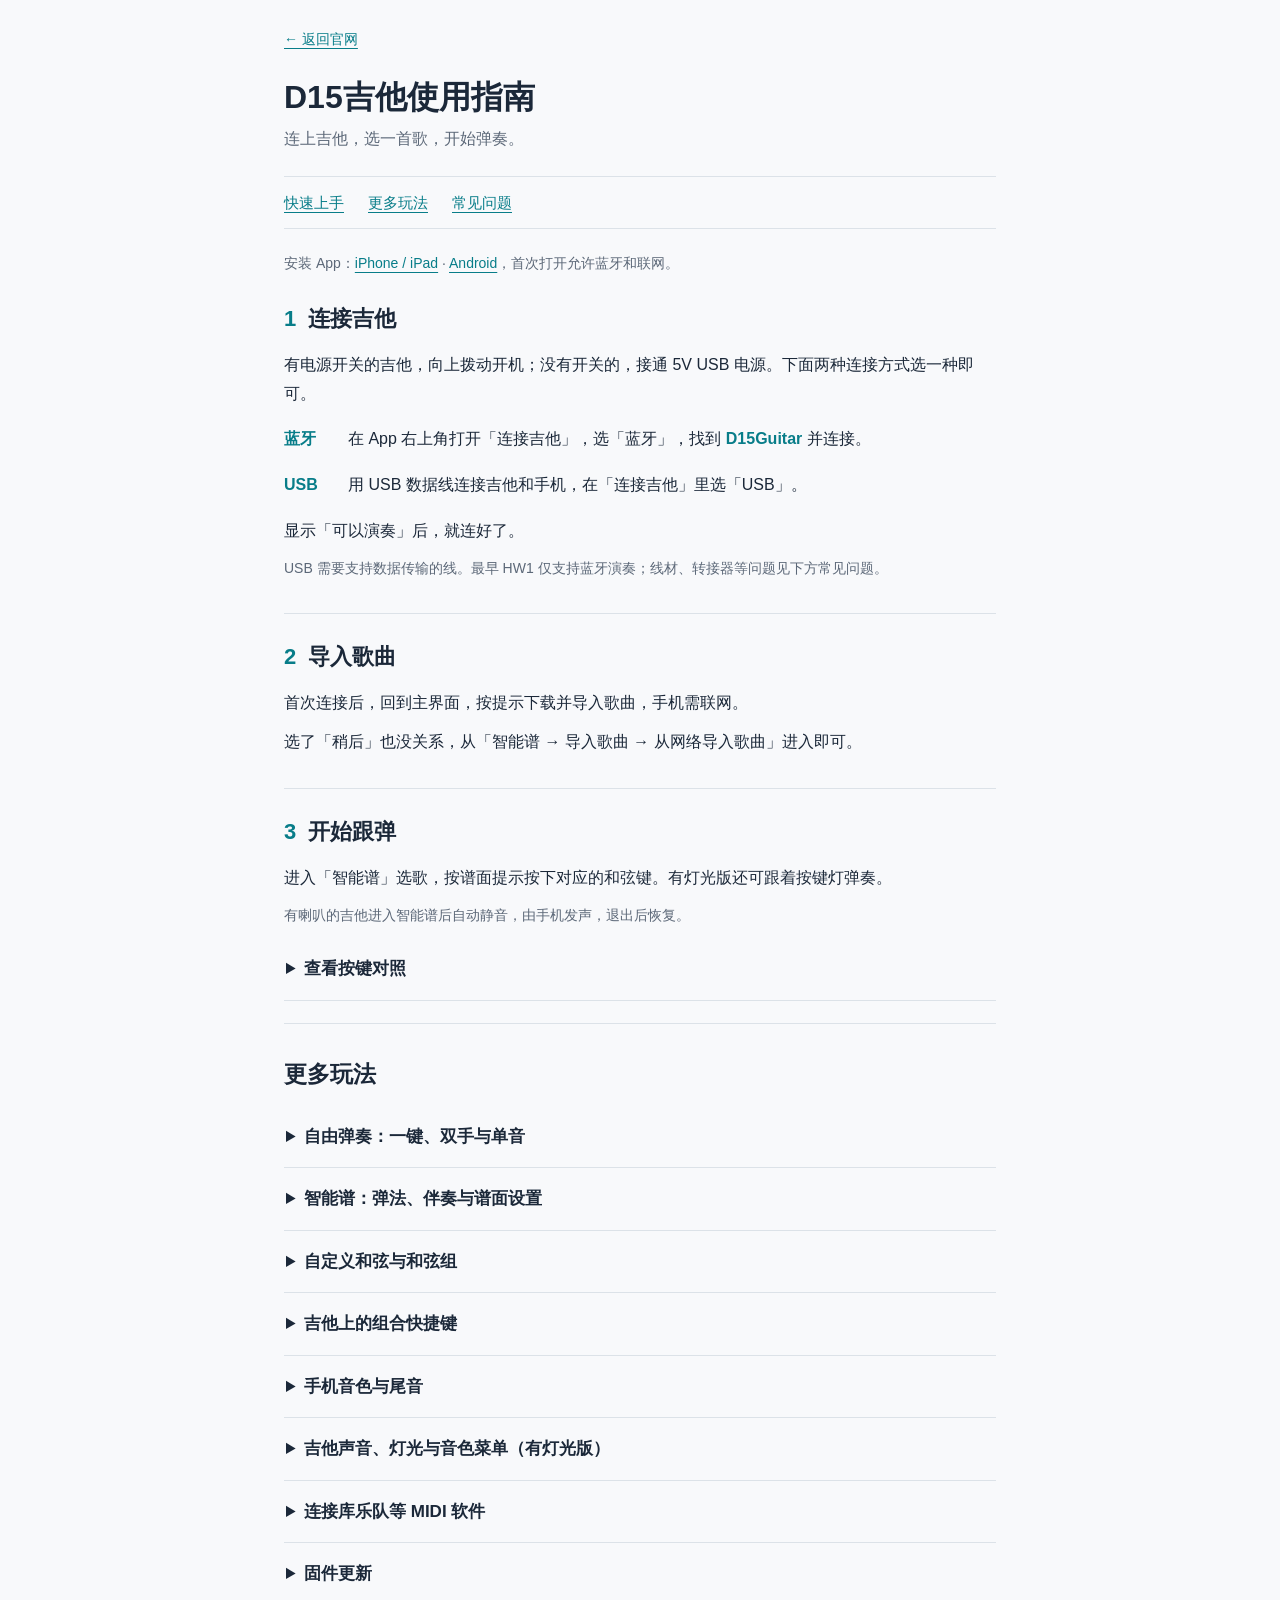
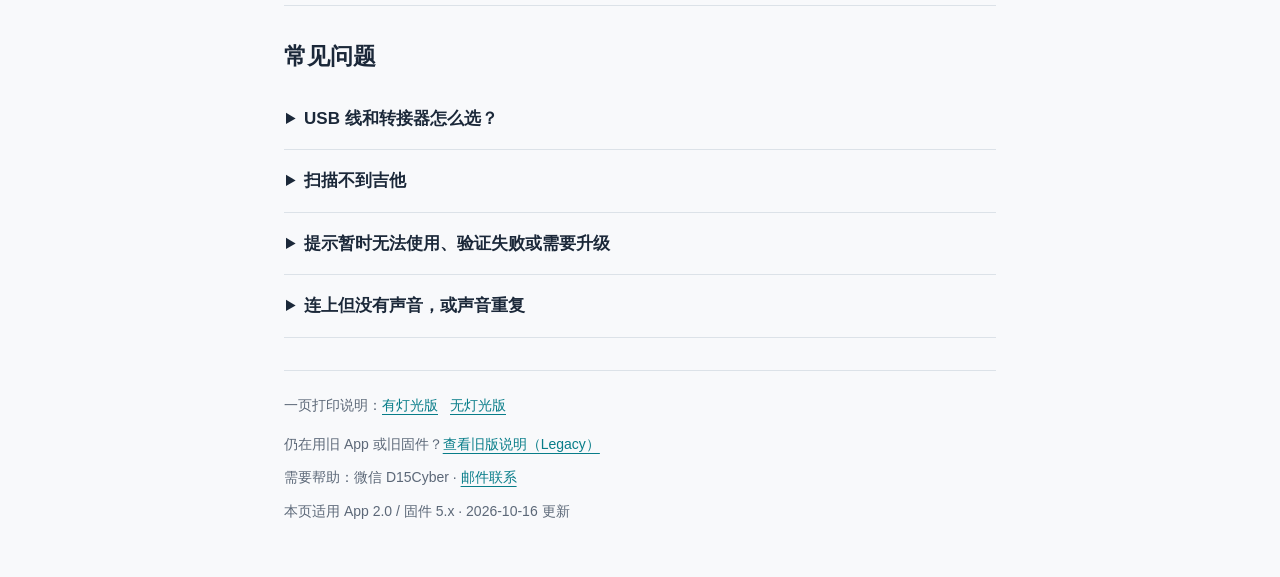
<file: legacy/v2.0/index.html>
<!doctype html>
<html lang="zh-CN"><head><meta charset="utf-8"><meta name="viewport" content="width=device-width,initial-scale=1"><title>D15吉他 使用指南</title><style>
:root{color-scheme:light dark;--bg:#f8f9fb;--ink:#1b2839;--muted:#5c6878;--line:#dce2e8;--accent:#087d89;--panel:#fff}
@media(prefers-color-scheme:dark){:root{--bg:#10141a;--ink:#ecf0f5;--muted:#a6b1bf;--line:#303a47;--accent:#65d5de;--panel:#171e28}}
*{box-sizing:border-box}html{scroll-behavior:smooth;scroll-padding-top:24px}body{margin:0;background:var(--bg);color:var(--ink);font:16px/1.8 -apple-system,BlinkMacSystemFont,"PingFang SC","Microsoft YaHei",sans-serif}main{max-width:760px;margin:auto;padding:25px 24px 45px}a{color:var(--accent);text-underline-offset:4px}a:focus-visible,summary:focus-visible{outline:2px solid var(--accent);outline-offset:4px}.back{font-size:14px}h1{font-size:32px;line-height:1.35;margin:22px 0 6px}header>p{color:var(--muted);margin:0 0 22px}.jump{display:flex;gap:24px;flex-wrap:wrap;border-block:1px solid var(--line);padding:12px 0;font-size:15px}h2{font-size:23px;line-height:1.4;margin:34px 0 16px}h3{font-size:18px;margin:22px 0 8px}p,ul,ol{margin:10px 0}li+li{margin-top:7px}.install,.small{font-size:14px;color:var(--muted)}.install{margin:22px 0 0}.step{padding:4px 0 22px;border-bottom:1px solid var(--line)}.step h2{margin-top:24px;font-size:22px}.step h2 span{display:inline-block;color:var(--accent);margin-right:12px;font-variant-numeric:tabular-nums}.route{display:grid;grid-template-columns:48px 1fr;column-gap:16px;margin:17px 0}.route p{margin:0}.route strong{color:var(--accent)}details{border-bottom:1px solid var(--line);margin:0}summary{cursor:pointer;line-height:1.5;padding:18px 2px;font-size:17px;font-weight:600}.detail-body,details>p,details>ol,details>ul,details>.table{margin-bottom:18px}details h3{font-size:17px}.table{overflow-x:auto}table{width:100%;border-collapse:collapse;font-size:15px}th,td{padding:9px 10px;text-align:left;vertical-align:top;border-bottom:1px solid var(--line)}th{color:var(--muted);font-weight:600}#free td:first-child{white-space:nowrap}.keys{display:block;max-width:100%;max-height:440px;margin:15px auto;background:white;border-radius:6px}footer{font-size:14px;color:var(--muted);margin-top:32px;padding-top:14px;border-top:1px solid var(--line)}footer p{margin:8px 0}.downloads a{display:inline-block;margin:0 12px 6px 0}section#more{margin-top:34px}.note{font-size:14px;color:var(--muted)}@media(max-width:420px){main{padding:20px 18px 36px}h1{font-size:28px}.jump{gap:20px}.route{column-gap:12px}th,td{padding:8px 6px}}@media print{body{background:#fff;color:#1b2839}.back,.jump{display:none}main{max-width:none}}
</style></head><body><main>
<a class="back" href="https://d15cyber.com/">← 返回官网</a>
<header><h1>D15吉他使用指南</h1><p>连上吉他，选一首歌，开始弹奏。</p></header>
<nav class="jump" aria-label="页内目录"><a href="#start">快速上手</a><a href="#more">更多玩法</a><a href="#faq">常见问题</a></nav>
<div id="start"><p class="install">安装 App：<a href="https://apps.apple.com/cn/app/d15%E5%90%89%E4%BB%96/id6799462676">iPhone / iPad</a> · <a href="https://download.d15cyber.com/downloads/android/D15Guitar-Android-latest.apk">Android</a>，首次打开允许蓝牙和联网。</p>
<section class="step" id="connect"><h2><span>1</span>连接吉他</h2>
<p>有电源开关的吉他，向上拨动开机；没有开关的，接通 5V USB 电源。下面两种连接方式选一种即可。</p>
<div class="route" id="bluetooth"><strong>蓝牙</strong><p>在 App 右上角打开「连接吉他」，选「蓝牙」，找到 <strong>D15Guitar</strong> 并连接。</p></div>
<div class="route" id="usb"><strong>USB</strong><p>用 USB 数据线连接吉他和手机，在「连接吉他」里选「USB」。</p></div>
<p>显示「可以演奏」后，就连好了。</p>
<p class="small">USB 需要支持数据传输的线。最早 HW1 仅支持蓝牙演奏；线材、转接器等问题见下方常见问题。</p></section>
<section class="step" id="import"><h2><span>2</span>导入歌曲</h2>
<p>首次连接后，回到主界面，按提示下载并导入歌曲，手机需联网。</p>
<p>选了「稍后」也没关系，从「智能谱 → 导入歌曲 → 从网络导入歌曲」进入即可。</p></section>
<section class="step" id="play"><h2><span>3</span>开始跟弹</h2>
<p>进入「智能谱」选歌，按谱面提示按下对应的和弦键。有灯光版还可跟着按键灯弹奏。</p>
<p class="small">有喇叭的吉他进入智能谱后自动静音，由手机发声，退出后恢复。</p>

<details id="keys"><summary>查看按键对照</summary>
<div class="detail-body"><p>吉他竖拿，从上往下看。默认 C 和弦组的按键如下；切换和弦组、移调或跟弹歌曲后，请以 App 谱面提示为准。</p><img class="keys" alt="默认 C 组：第一排左8 G7、右4 F；第二排左7 Bdim、右3 Em；第三排左6 Am、右2 Dm；第四排左5 G、右1 C；底排左10分解、右9扫弦" src="[data-uri]"></div></details>
</section></div>
<section id="more"><h2>更多玩法</h2>

<details id="free"><summary>自由弹奏：一键、双手与单音</summary>
<div class="detail-body"><p>不打开歌曲，也可以按自己的节奏演奏。在控制页「演奏设置」中选择分解 / 扫弦、节奏型、BPM、移调和演奏模式。</p>
<div class="table">
<table><thead><tr><th>模式</th><th>怎么弹</th></tr></thead><tbody><tr><td>一键弹奏</td><td>按和弦键触发演奏，按当前选择的分解或扫弦节奏播放。</td></tr><tr><td>双手弹奏</td><td>左手选和弦，右手按分解键或扫弦键触发。</td></tr><tr><td>单音</td><td>八个和弦键分别演奏单个音符，适合弹旋律。</td></tr></tbody></table></div>
<p>有灯光版开机后可直接独立演奏；无灯光版需要连接手机或电脑发声。</p></div></details>

<details id="score"><summary>智能谱：弹法、伴奏与谱面设置</summary>
<div class="detail-body"><h3>两种吉他弹法</h3>
<ul><li><strong>精准原谱：</strong>歌曲包含原谱吉他轨时，按原谱音符和节奏演奏。</li><li><strong>自选节奏型：</strong>使用自己选择的分解 / 扫弦和节奏型配合歌曲。</li></ul>
<p>BPM 和移调在两种弹法下都可调；分解 / 扫弦、节奏型只用于自选节奏型。演奏模式可独立选择一键弹奏或双手弹奏。</p>
<h3>常用操作</h3>
<ul><li><strong>伴奏：</strong>顶部快捷键开关伴奏；在设置中分别调整主旋律、吉他、节拍器和鼓机等音量。</li><li><strong>和弦名称：</strong>切换字母或数字显示；数字只显示根音，C、D、E、F、G、A、B 对应 1–7。也可点谱面上的和弦名称切换。</li><li><strong>谱面：</strong>顶部快捷键循环切换三种谱面显示；设置中可调整谱面大小。</li><li><strong>跳过前奏：</strong>从顶部快捷键跳到可开始跟弹的位置。</li><li><strong>自动播放：</strong>可先听整首歌曲，再切回吉他跟弹练习。</li></ul>
<p>拖动时间线可调整练习位置。演奏结束后退出谱面，会停止本次歌曲播放。</p>
<div>
<h3>导入、更新和管理歌曲</h3>
<p>「智能谱 → 导入歌曲」中可从网络下载官方曲包，也可使用菜单里的文件等导入方式。「管理」中可整理或删除本机歌曲。</p>
<p>网络导入需要这台手机曾连接并验证过配套吉他，取得资格后不要求下载时一直连接。导入官方曲包会更新同编号歌曲，保留其他歌曲；重要的自编歌曲请另存备份。</p>
<p>不同版本曲谱格式可能不同；旧曲谱或自行制作的文件应按当前导入入口支持的格式使用。</p></div>

<div>
<h3>平滑衔接与吉他本地声音</h3>
<p>「弹奏 → 其他」中可查看平滑衔接等较少使用的选项。平滑衔接用于在相邻演奏段之间自然连接，具体触发方式随演奏模式变化。</p>
<p>有喇叭的吉他默认在智能谱中静音。需要同时发声时，可在「弹奏 → 其他 → 吉他本地声音」手动开启；吉他本地演奏与手机原谱声音可能不一致。</p></div></div></details>
<details>
<summary>自定义和弦与和弦组</summary>
<ol><li>在控制页「演奏设置 → 和弦组」中选择 C 组、G 组或自定义组。</li><li>在「自定义按键」编辑八个按键的和弦，也可先复制 C 组或 G 组。</li><li>连接吉他后点「同步到吉他」；需要读取琴中已有配置时点「从吉他读取」。</li></ol>
<p>连接时如提示有修改待同步，选「使用吉他设置」或「使用 App 设置」，决定以哪一端为准。</p></details>

<details>
<summary>吉他上的组合快捷键</summary>
<p>同时按住最下面的<strong>分解键（10）和扫弦键（9）</strong>，再按下表中的和弦键。完成后松开组合键，恢复演奏。</p>
<div class="table">
<table><thead><tr><th>再按哪个键</th><th>功能</th></tr></thead><tbody><tr><td>1 / 2</td><td>移调升 / 降一个半音</td></tr><tr><td>1 + 2</td><td>移调归零</td></tr><tr><td>3</td><td>切换和弦组</td></tr><tr><td>5 / 6</td><td>BPM 加 / 减；按住可连续调节</td></tr><tr><td>5 + 6</td><td>BPM 恢复 75</td></tr><tr><td>7</td><td>切换节奏型</td></tr><tr><td>8</td><td>循环切换一键弹奏 / 双手弹奏 / 单音</td></tr></tbody></table></div>
<p class="small">这些是自由弹奏的琴上快捷键。智能谱中的歌曲速度、音调和弹法，请在歌曲设置里调整。</p></details>


<details id="phone-sound"><summary>手机音色与尾音</summary>
<div class="detail-body">
<p>在控制页「手机声音」选择音源和音色。内置「吉他专用」主要提供吉他音色，「通用乐器」供多种乐器使用；伴奏按歌曲的轨道选择对应音色。</p>
<p>「手机尾音」A 保留自然余音，B 按节奏收尾；精准原谱按音符时值播放。带音色菜单的吉他可使用「跟随吉他音色」，让手机在自由弹奏时跟随吉他选择的乐器。</p></div></details>

<details id="sound-light"><summary>吉他声音、灯光与音色菜单（有灯光版）</summary>
<div class="detail-body">
<ul><li><strong>开机：</strong>电源开关向上拨，按任意和弦键即可独立弹奏。</li><li><strong>充电：</strong>用 USB 线接 5V USB 电源，充电时指示灯亮，充满后熄灭。</li><li><strong>音量：</strong>短按音量键，在 1–4 档与静音之间循环。</li><li><strong>App 调节：</strong>连接后可调整吉他音量档位、尾音、混响，以及按键灯、待机灯和开机提示。</li></ul>
<p>音量档位和混响等调节可即时试听，需长期保留时按页面上的「保存到吉他」或「保存档位设置」。标为自动保存的灯光、开机提示设置会自动保存。手机与吉他音量分别控制。</p><h3>选择吉他上的音色</h3>
<p>长按音量键约 1 秒打开菜单。按亮着的键选择；进入吉他组后先松键，再选具体音色。选择后松键，再开始演奏。菜单约 10 秒未操作会退出，保留原音色。</p>
<p>下表均按吉他<strong>竖拿，从上往下、每排左到右</strong>排列。</p>
<div class="table">
<table><thead><tr><th>位置</th><th>左键</th><th>右键</th></tr></thead><tbody><tr><td>第 1 排</td><td>吉他组</td><td>过载吉他</td></tr><tr><td>第 2 排</td><td>标准鼓</td><td>贝斯</td></tr><tr><td>第 3 排</td><td>Banjo</td><td>未使用</td></tr><tr><td>第 4 排</td><td>未使用</td><td>未使用</td></tr><tr><td>最下排</td><td>生活趣味</td><td>环境声</td></tr></tbody></table></div>
<h3>吉他组</h3>
<div class="table">
<table><thead><tr><th>位置</th><th>左键</th><th>右键</th></tr></thead><tbody><tr><td>第 1 排</td><td>Filtered Gtr（开机默认）</td><td>FG460s Pure Gtr</td></tr><tr><td>第 2 排</td><td>FG460s Mega Gtr</td><td>Equalized Guitar</td></tr><tr><td>第 3 排</td><td>Stabilized Gtr</td><td>Jazz Gt.</td></tr><tr><td>第 4 排</td><td>Steel-str.Gt</td><td>未使用</td></tr></tbody></table></div>
<p>过载、鼓、贝斯和 Banjo 选好后，仍按原来的和弦、分解和扫弦方式演奏。</p>
<h3>生活趣味 / 环境声</h3>
<p><strong>生活趣味：</strong>前四排依次是海浪 / 鸟鸣、电话 / 直升机、掌声 / 枪声、警笛 / 脚步。</p>
<p><strong>环境声：</strong>前两排依次是雨声 / 溪流、气泡 / 白噪音。按一次开始，再按同一键停止，换键切换声音。</p>
<p>长按音量键可返回一级音色菜单。</p></div></details>

<details id="other"><summary>连接库乐队等 MIDI 软件</summary>
<div class="detail-body"><p>D15吉他也可作为 MIDI 控制器使用，声音由库乐队等软件的乐器轨道产生。第三方软件不会提供 D15 App 的智能谱、设备设置等功能。</p>
<div>
<h3>Mac / iPhone / iPad 的库乐队</h3>
<p><strong>Mac 蓝牙：</strong>打开「音频 MIDI 设置 → 窗口 → 显示 MIDI 工作室 → 配置蓝牙」，连接吉他；再在库乐队选择软件乐器轨道。</p>
<p><strong>Mac USB：</strong>支持 USB MIDI 的吉他接入后，在库乐队选择软件乐器轨道。不要同时接通同一把琴的蓝牙 MIDI 输入。</p>
<p><strong>iPhone / iPad：</strong>在库乐队的设置中找到「高级 → 蓝牙 MIDI 设备」并连接，然后打开一个触控乐器；支持 USB MIDI 的吉他也可通过合适的数据线或转接器使用。</p>
<p class="small">Apple 操作说明：<a href="https://support.apple.com/zh-cn/guide/audio-midi-setup/ams33f013765/mac">Mac 蓝牙 MIDI</a> / <a href="https://support.apple.com/zh-cn/guide/garageband-iphone/chse356a0321/ios">iPhone 库乐队</a>。</p></div>
<div>
<h3>其他手机或电脑 MIDI 软件</h3>
<p>先确认软件支持 USB MIDI 或 BLE MIDI，然后在它的 MIDI 输入设置中选择吉他，并加载可发声的乐器。不同软件的蓝牙入口可能不同；不能只在系统蓝牙里配对后就认为已经接通 MIDI。</p></div></div></details>

<details id="update"><summary>固件更新</summary>
<div class="detail-body"><div>
<h3>已是 5.x：在手机上更新</h3>
<ol><li>让<strong>吉他与手机通过蓝牙连接</strong>，并保证电量充足。</li><li>打开「连接吉他 → 设备信息与更新 → 固件更新」。检查更新不会立即刷写吉他。</li><li>发现新版后，点「下载并升级」，等待传输完成和吉他自动重启。</li></ol>
<p>App 在线升级目前<strong>仅支持蓝牙</strong>。USB 可以供电；无需按 BOOT / RESET。升级过程中保持连接，不要关闭吉他或退出 App。</p>
<p>如提示超时，先重新连接并查看当前版本，再决定是否重试。</p></div>

<div>
<h3>4.5 等旧固件：先用电脑升级</h3>
<p>旧固件不能直接使用 App 的在线升级流程。需使用电脑和 ESP Tool，按吉他型号选择对应的手动升级包及随包说明；不要混刷其他型号。</p>
<p>升级到配套 5.x 固件后，即可使用新版 App 和后续蓝牙升级。需要升级包或不确定型号时，请联系售后。</p></div></div></details>
</section>
<section id="faq"><h2>常见问题</h2>

<details><summary>USB 线和转接器怎么选？</summary>
<div class="detail-body"><p>使用支持数据传输的线；仅充电线不能连接 MIDI。USB-C 手机可用合适的数据线；Lightning 接口需要支持 USB 外设的转接器。Android 转接器需支持 OTG，部分手机需在系统设置里开启 OTG。</p><p>最早 HW1 的 USB 仅用于供电和电脑刷机，演奏请选蓝牙。其他无灯光款和有灯光款按实际支持的连接方式使用。</p></div></details>
<details>
<summary>扫描不到吉他</summary>
<p>检查吉他电源、手机蓝牙和 App 蓝牙权限。断开其他手机、电脑上的连接，再回到 App 扫描；旧名称设备可尝试关闭名称过滤。</p></details>
<details>
<summary>提示暂时无法使用、验证失败或需要升级</summary>
<p>先断开重连。若仍失败，核对固件版本；旧固件需先用电脑更新。不要因此删除 App 或清空歌曲。联系售后时提供页面提示、设备型号和 MAC 地址。</p></details>
<details>
<summary>连上但没有声音，或声音重复</summary>
<p>确认已经显示「可以演奏」，检查手机媒体音量、静音状态和音频输出是否去了耳机。第三方软件还需选中可发声的乐器轨道。重复发声时，先确认没有同时启用 USB 和蓝牙两路 MIDI。</p></details></section>
<footer>
<p class="downloads">一页打印说明：<a href="https://d15cyber.com/help/print/quick-start-with-lights.pdf">有灯光版</a><a href="https://d15cyber.com/help/print/quick-start-without-lights.pdf">无灯光版</a></p>
<p>仍在用旧 App 或旧固件？<a href="https://d15cyber.com/help/legacy/">查看旧版说明（Legacy）</a></p>
<p>需要帮助：微信 D15Cyber · <a href="mailto:84798012@qq.com">邮件联系</a></p>
<p class="small">本页适用 App 2.0 / 固件 5.x · 2026-10-16 更新</p>
</footer></main></body></html>
</file>
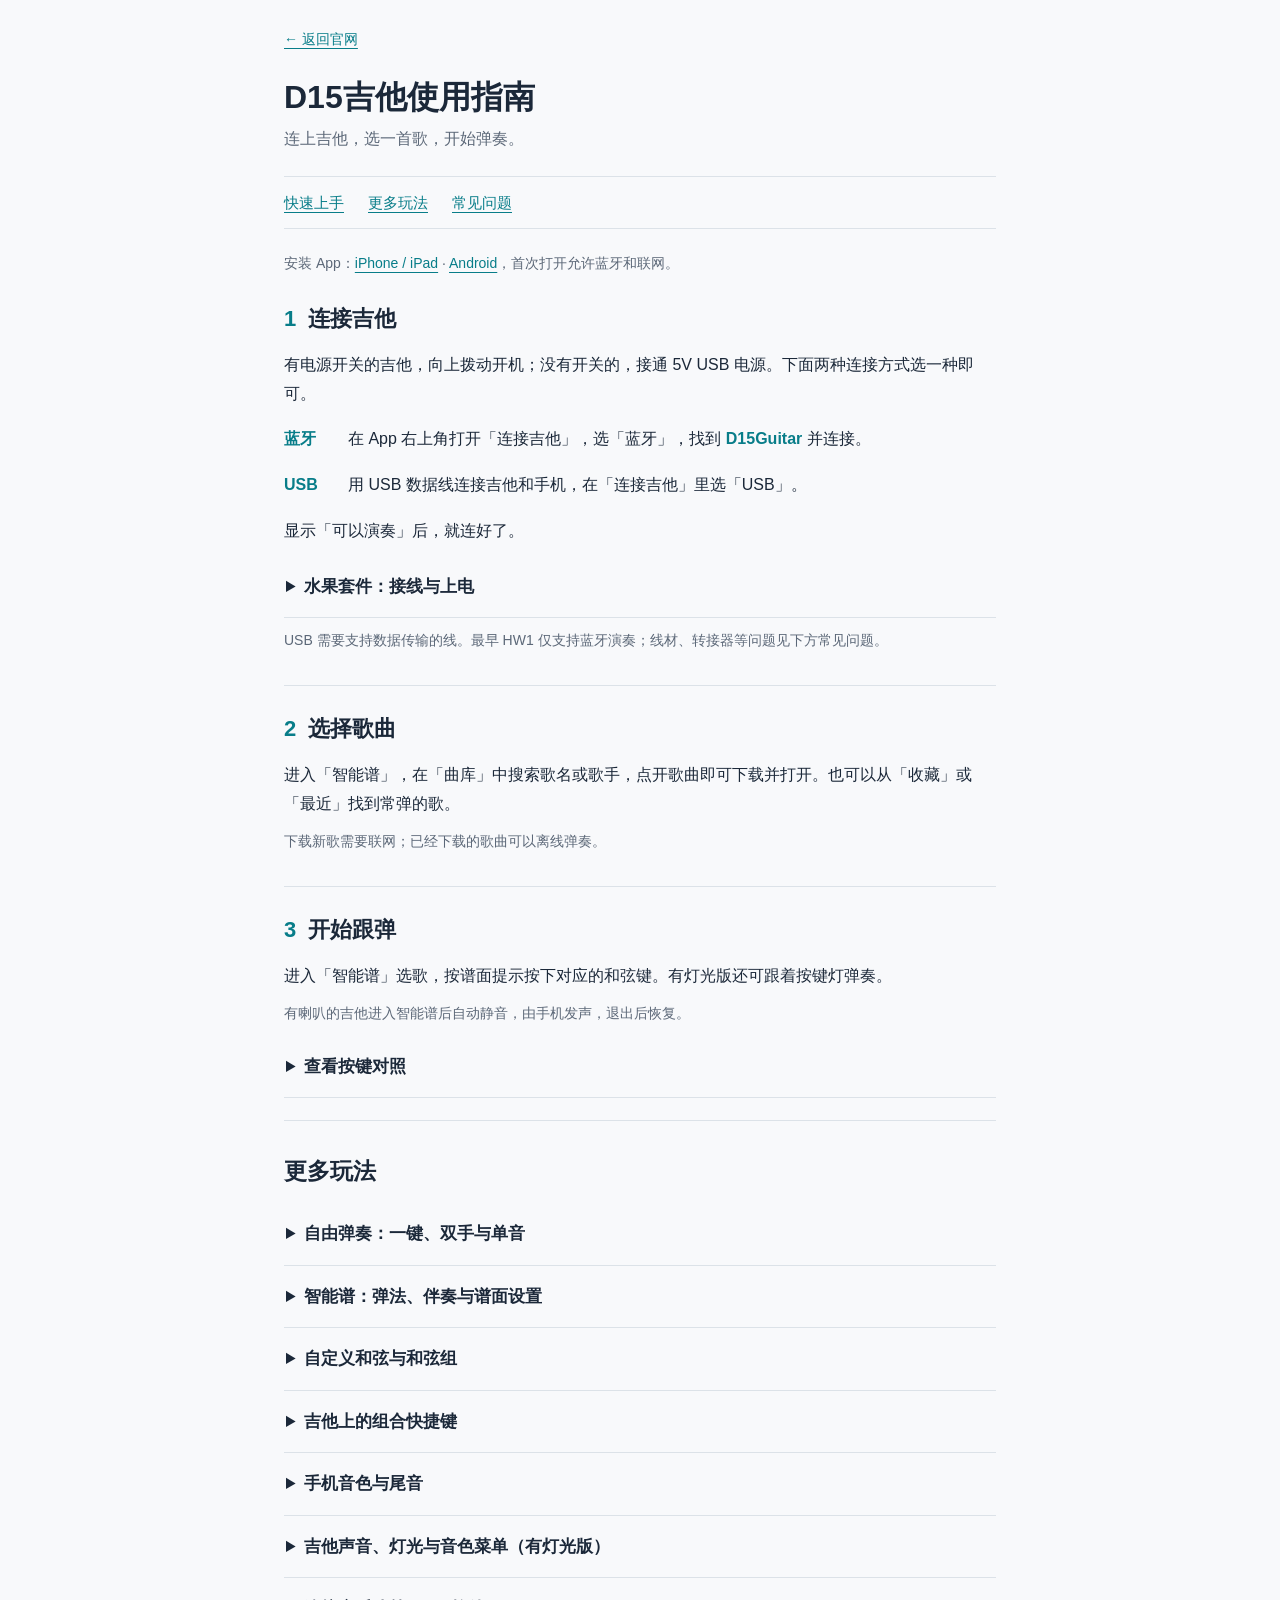
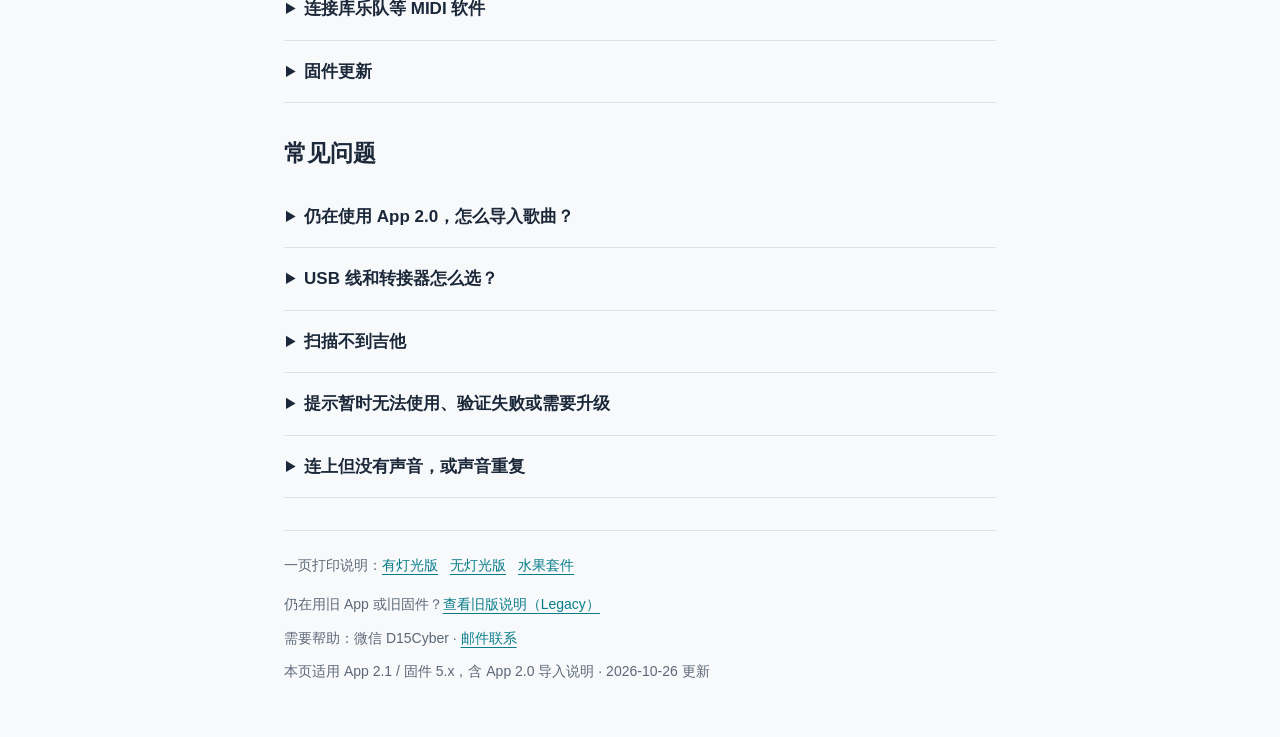
<file: connection-guide.html>
<!doctype html>
<!-- D15Guide-2.1 -->
<html lang="zh-CN"><head><meta charset="utf-8"><meta name="viewport" content="width=device-width,initial-scale=1"><title>D15吉他 连接说明</title><style>
:root{color-scheme:light dark;--bg:#f8f9fb;--ink:#1b2839;--muted:#5c6878;--line:#dce2e8;--accent:#087d89;--panel:#fff}
@media(prefers-color-scheme:dark){:root{--bg:#10141a;--ink:#ecf0f5;--muted:#a6b1bf;--line:#303a47;--accent:#65d5de;--panel:#171e28}}
*{box-sizing:border-box}html{scroll-behavior:smooth;scroll-padding-top:24px}body{margin:0;background:var(--bg);color:var(--ink);font:16px/1.8 -apple-system,BlinkMacSystemFont,"PingFang SC","Microsoft YaHei",sans-serif}main{max-width:760px;margin:auto;padding:25px 24px 45px}a{color:var(--accent);text-underline-offset:4px}a:focus-visible,summary:focus-visible{outline:2px solid var(--accent);outline-offset:4px}.back{font-size:14px}h1{font-size:32px;line-height:1.35;margin:22px 0 6px}header>p{color:var(--muted);margin:0 0 22px}.jump{display:flex;gap:24px;flex-wrap:wrap;border-block:1px solid var(--line);padding:12px 0;font-size:15px}h2{font-size:23px;line-height:1.4;margin:34px 0 16px}h3{font-size:18px;margin:22px 0 8px}p,ul,ol{margin:10px 0}li+li{margin-top:7px}.install,.small{font-size:14px;color:var(--muted)}.install{margin:22px 0 0}.step{padding:4px 0 22px;border-bottom:1px solid var(--line)}.step h2{margin-top:24px;font-size:22px}.step h2 span{display:inline-block;color:var(--accent);margin-right:12px;font-variant-numeric:tabular-nums}.route{display:grid;grid-template-columns:48px 1fr;column-gap:16px;margin:17px 0}.route p{margin:0}.route strong{color:var(--accent)}details{border-bottom:1px solid var(--line);margin:0}summary{cursor:pointer;line-height:1.5;padding:18px 2px;font-size:17px;font-weight:600}.detail-body,details>p,details>ol,details>ul,details>.table{margin-bottom:18px}details h3{font-size:17px}.table{overflow-x:auto}table{width:100%;border-collapse:collapse;font-size:15px}th,td{padding:9px 10px;text-align:left;vertical-align:top;border-bottom:1px solid var(--line)}th{color:var(--muted);font-weight:600}#free td:first-child{white-space:nowrap}.keys{display:block;max-width:100%;max-height:440px;margin:15px auto;background:white;border-radius:6px}footer{font-size:14px;color:var(--muted);margin-top:32px;padding-top:14px;border-top:1px solid var(--line)}footer p{margin:8px 0}.downloads a{display:inline-block;margin:0 12px 6px 0}section#more{margin-top:34px}.note{font-size:14px;color:var(--muted)}@media(max-width:420px){main{padding:20px 18px 36px}h1{font-size:28px}.jump{gap:20px}.route{column-gap:12px}th,td{padding:8px 6px}}@media print{body{background:#fff;color:#1b2839}.back,.jump{display:none}main{max-width:none}}
</style></head><body><main>
<a class="back" href="https://d15cyber.com/">← 返回官网</a>
<header><h1>D15吉他使用指南</h1><p>连上吉他，选一首歌，开始弹奏。</p></header>
<nav class="jump" aria-label="页内目录"><a href="#start">快速上手</a><a href="#more">更多玩法</a><a href="#faq">常见问题</a></nav>
<div id="start"><p class="install">安装 App：<a href="https://apps.apple.com/cn/app/d15%E5%90%89%E4%BB%96/id6799462676">iPhone / iPad</a> · <a href="https://download.d15cyber.com/downloads/android/D15Guitar-Android-latest.apk">Android</a>，首次打开允许蓝牙和联网。</p>
<section class="step" id="connect"><h2><span>1</span>连接吉他</h2>
<p>有电源开关的吉他，向上拨动开机；没有开关的，接通 5V USB 电源。下面两种连接方式选一种即可。</p>
<div class="route" id="bluetooth"><strong>蓝牙</strong><p>在 App 右上角打开「连接吉他」，选「蓝牙」，找到 <strong>D15Guitar</strong> 并连接。</p></div>
<div class="route" id="usb"><strong>USB</strong><p>用 USB 数据线连接吉他和手机，在「连接吉他」里选「USB」。</p></div>
<p>显示「可以演奏」后，就连好了。</p>
<details id="fruit"><summary>水果套件：接线与上电</summary>
<div class="detail-body"><p>将线的一端接到开发板对应的 IO，另一端接水果或果冻。下表按开发板的 IO 标号接线，不是从上往下数第几个针脚。</p>
<div class="table"><table><thead><tr><th>功能</th><th>IO</th><th>默认 C 组</th></tr></thead><tbody><tr><td>和弦键 1 / 2 / 3 / 4</td><td>2 / 12 / 11 / 10</td><td>C / Dm / Em / F</td></tr><tr><td>和弦键 5 / 6 / 7 / 8</td><td>5 / 6 / 7 / 9</td><td>G / Am / Bdim / G7</td></tr><tr><td>扫弦 / 分解</td><td>1 / 4</td><td>按所选和弦演奏</td></tr></tbody></table></div>
<p>接好后，手离开材料，再接通 USB 电源，等待约 2 秒。随后按上面的蓝牙方式连接 App，触摸材料即可演奏，声音由手机播放。</p>
<p class="small">更换材料或接线后，松手重新上电。智能谱和自定义和弦会改变各键的和弦，请以 App 提示为准。</p></div></details>
<p class="small">USB 需要支持数据传输的线。最早 HW1 仅支持蓝牙演奏；线材、转接器等问题见下方常见问题。</p></section>
<section class="step" id="import"><h2><span>2</span>选择歌曲</h2>
<p>进入「智能谱」，在「曲库」中搜索歌名或歌手，点开歌曲即可下载并打开。也可以从「收藏」或「最近」找到常弹的歌。</p>
<p class="small">下载新歌需要联网；已经下载的歌曲可以离线弹奏。</p></section>
<section class="step" id="play"><h2><span>3</span>开始跟弹</h2>
<p>进入「智能谱」选歌，按谱面提示按下对应的和弦键。有灯光版还可跟着按键灯弹奏。</p>
<p class="small">有喇叭的吉他进入智能谱后自动静音，由手机发声，退出后恢复。</p>

<details id="keys"><summary>查看按键对照</summary>
<div class="detail-body"><p>吉他竖拿，从上往下看。默认 C 和弦组的按键如下；切换和弦组、移调或跟弹歌曲后，请以 App 谱面提示为准。</p><img class="keys" alt="默认 C 组：第一排左8 G7、右4 F；第二排左7 Bdim、右3 Em；第三排左6 Am、右2 Dm；第四排左5 G、右1 C；底排左10分解、右9扫弦" src="[data-uri]"></div></details>
</section></div>
<section id="more"><h2>更多玩法</h2>

<details id="free"><summary>自由弹奏：一键、双手与单音</summary>
<div class="detail-body"><p>不打开歌曲，也可以按自己的节奏演奏。在控制页「演奏设置」中选择分解 / 扫弦、节奏型、BPM、移调和演奏模式。</p>
<div class="table">
<table><thead><tr><th>模式</th><th>怎么弹</th></tr></thead><tbody><tr><td>一键弹奏</td><td>按和弦键触发演奏，按当前选择的分解或扫弦节奏播放。</td></tr><tr><td>双手弹奏</td><td>左手选和弦，右手按分解键或扫弦键触发。</td></tr><tr><td>单音</td><td>八个和弦键分别演奏单个音符，适合弹旋律。</td></tr></tbody></table></div>
<p>有灯光版开机后可直接独立演奏；无灯光版需要连接手机或电脑发声。</p></div></details>

<details id="score"><summary>智能谱：弹法、伴奏与谱面设置</summary>
<div class="detail-body"><h3>两种吉他弹法</h3>
<ul><li><strong>精准原谱：</strong>歌曲包含原谱吉他轨时，按原谱音符和节奏演奏。</li><li><strong>自选节奏型：</strong>使用自己选择的分解 / 扫弦和节奏型配合歌曲。</li></ul>
<p>BPM 和移调在两种弹法下都可调；分解 / 扫弦、节奏型只用于自选节奏型。演奏模式可独立选择一键弹奏或双手弹奏。</p>
<h3>常用操作</h3>
<ul><li><strong>伴奏：</strong>顶部快捷键开关伴奏；在设置中分别调整主旋律、吉他、节拍器和鼓机等音量。</li><li><strong>和弦名称：</strong>切换字母或数字显示；数字只显示根音，C、D、E、F、G、A、B 对应 1–7。也可点谱面上的和弦名称切换。</li><li><strong>谱面：</strong>顶部快捷键循环切换三种谱面显示；设置中可调整谱面大小。</li><li><strong>跳过前奏：</strong>从顶部快捷键跳到可开始跟弹的位置。</li><li><strong>自动播放：</strong>可先听整首歌曲，再切回吉他跟弹练习。</li></ul>
<p>拖动时间线可调整练习位置。演奏结束后退出谱面，会停止本次歌曲播放。</p>
<div>
<h3>找歌、下载和管理</h3>
<p>搜索支持歌名、歌手、拼音和拼音首字母。点开在线歌曲时才下载曲谱；再次打开未更新的已下载歌曲会使用本机文件。</p>
<p>首次使用在线曲库时，先联网连接并验证配套设备。取得资格后，不需要每次下载都连接设备。</p>
<p>曲库右上角的「…」菜单可刷新列表、仅显示已下载的歌曲，或导入自己的曲谱文件。「管理已保存的曲谱」只整理本机文件，不会删除网上的歌曲。</p>
<p>升级 App 会保留已有歌曲、收藏和最近记录。与在线曲库不重复的个人导入歌曲仍保留在列表中；重要的自编歌曲请另存备份。</p>
<p>不同版本曲谱格式可能不同；旧曲谱或自行制作的文件应按当前导入入口支持的格式使用。</p></div>

<div>
<h3>平滑衔接与吉他本地声音</h3>
<p>「弹奏 → 其他」中可查看平滑衔接等较少使用的选项。平滑衔接用于在相邻演奏段之间自然连接，具体触发方式随演奏模式变化。</p>
<p>有喇叭的吉他默认在智能谱中静音。需要同时发声时，可在「弹奏 → 其他 → 吉他本地声音」手动开启；吉他本地演奏与手机原谱声音可能不一致。</p></div></div></details>
<details>
<summary>自定义和弦与和弦组</summary>
<ol><li>在控制页「演奏设置 → 和弦组」中选择 C 组、G 组或自定义组。</li><li>在「自定义按键」编辑八个按键的和弦，也可先复制 C 组或 G 组。</li><li>连接吉他后点「同步到吉他」；需要读取琴中已有配置时点「从吉他读取」。</li></ol>
<p>连接时如提示有修改待同步，选「使用吉他设置」或「使用 App 设置」，决定以哪一端为准。</p></details>

<details>
<summary>吉他上的组合快捷键</summary>
<p>同时按住最下面的<strong>分解键（10）和扫弦键（9）</strong>，再按下表中的和弦键。完成后松开组合键，恢复演奏。</p>
<div class="table">
<table><thead><tr><th>再按哪个键</th><th>功能</th></tr></thead><tbody><tr><td>1 / 2</td><td>移调升 / 降一个半音</td></tr><tr><td>1 + 2</td><td>移调归零</td></tr><tr><td>3</td><td>切换和弦组</td></tr><tr><td>5 / 6</td><td>BPM 加 / 减；按住可连续调节</td></tr><tr><td>5 + 6</td><td>BPM 恢复 75</td></tr><tr><td>7</td><td>切换节奏型</td></tr><tr><td>8</td><td>循环切换一键弹奏 / 双手弹奏 / 单音</td></tr></tbody></table></div>
<p class="small">这些是自由弹奏的琴上快捷键。智能谱中的歌曲速度、音调和弹法，请在歌曲设置里调整。</p></details>


<details id="phone-sound"><summary>手机音色与尾音</summary>
<div class="detail-body">
<p>在控制页「手机声音」选择音源和音色。内置「吉他专用」主要提供吉他音色，「通用乐器」供多种乐器使用；伴奏按歌曲的轨道选择对应音色。</p>
<p>「手机尾音」A 保留自然余音，B 按节奏收尾；精准原谱按音符时值播放。带音色菜单的吉他可使用「跟随吉他音色」，让手机在自由弹奏时跟随吉他选择的乐器。</p></div></details>

<details id="sound-light"><summary>吉他声音、灯光与音色菜单（有灯光版）</summary>
<div class="detail-body">
<ul><li><strong>开机：</strong>电源开关向上拨，按任意和弦键即可独立弹奏。</li><li><strong>充电：</strong>用 USB 线接 5V USB 电源，充电时指示灯亮，充满后熄灭。</li><li><strong>音量：</strong>短按音量键，在 1–4 档与静音之间循环。</li><li><strong>App 调节：</strong>连接后可调整吉他音量档位、尾音、混响，以及按键灯、待机灯和开机提示。</li></ul>
<p>音量档位和混响等调节可即时试听，需长期保留时按页面上的「保存到吉他」或「保存档位设置」。标为自动保存的灯光、开机提示设置会自动保存。手机与吉他音量分别控制。</p><h3>选择吉他上的音色</h3>
<p>长按音量键约 1 秒打开菜单。按亮着的键选择；进入吉他组后先松键，再选具体音色。选择后松键，再开始演奏。菜单约 10 秒未操作会退出，保留原音色。</p>
<p>下表均按吉他<strong>竖拿，从上往下、每排左到右</strong>排列。</p>
<div class="table">
<table><thead><tr><th>位置</th><th>左键</th><th>右键</th></tr></thead><tbody><tr><td>第 1 排</td><td>吉他组</td><td>过载吉他</td></tr><tr><td>第 2 排</td><td>标准鼓</td><td>贝斯</td></tr><tr><td>第 3 排</td><td>Banjo</td><td>未使用</td></tr><tr><td>第 4 排</td><td>未使用</td><td>未使用</td></tr><tr><td>最下排</td><td>生活趣味</td><td>环境声</td></tr></tbody></table></div>
<h3>吉他组</h3>
<div class="table">
<table><thead><tr><th>位置</th><th>左键</th><th>右键</th></tr></thead><tbody><tr><td>第 1 排</td><td>Filtered Gtr（开机默认）</td><td>FG460s Pure Gtr</td></tr><tr><td>第 2 排</td><td>FG460s Mega Gtr</td><td>Equalized Guitar</td></tr><tr><td>第 3 排</td><td>Stabilized Gtr</td><td>Jazz Gt.</td></tr><tr><td>第 4 排</td><td>Steel-str.Gt</td><td>未使用</td></tr></tbody></table></div>
<p>过载、鼓、贝斯和 Banjo 选好后，仍按原来的和弦、分解和扫弦方式演奏。</p>
<h3>生活趣味 / 环境声</h3>
<p><strong>生活趣味：</strong>前四排依次是海浪 / 鸟鸣、电话 / 直升机、掌声 / 枪声、警笛 / 脚步。</p>
<p><strong>环境声：</strong>前两排依次是雨声 / 溪流、气泡 / 白噪音。按一次开始，再按同一键停止，换键切换声音。</p>
<p>长按音量键可返回一级音色菜单。</p></div></details>

<details id="other"><summary>连接库乐队等 MIDI 软件</summary>
<div class="detail-body"><p>D15吉他也可作为 MIDI 控制器使用，声音由库乐队等软件的乐器轨道产生。第三方软件不会提供 D15 App 的智能谱、设备设置等功能。</p>
<div>
<h3>Mac / iPhone / iPad 的库乐队</h3>
<p><strong>Mac 蓝牙：</strong>打开「音频 MIDI 设置 → 窗口 → 显示 MIDI 工作室 → 配置蓝牙」，连接吉他；再在库乐队选择软件乐器轨道。</p>
<p><strong>Mac USB：</strong>支持 USB MIDI 的吉他接入后，在库乐队选择软件乐器轨道。不要同时接通同一把琴的蓝牙 MIDI 输入。</p>
<p><strong>iPhone / iPad：</strong>在库乐队的设置中找到「高级 → 蓝牙 MIDI 设备」并连接，然后打开一个触控乐器；支持 USB MIDI 的吉他也可通过合适的数据线或转接器使用。</p>
<p class="small">Apple 操作说明：<a href="https://support.apple.com/zh-cn/guide/audio-midi-setup/ams33f013765/mac">Mac 蓝牙 MIDI</a> / <a href="https://support.apple.com/zh-cn/guide/garageband-iphone/chse356a0321/ios">iPhone 库乐队</a>。</p></div>
<div>
<h3>其他手机或电脑 MIDI 软件</h3>
<p>先确认软件支持 USB MIDI 或 BLE MIDI，然后在它的 MIDI 输入设置中选择吉他，并加载可发声的乐器。不同软件的蓝牙入口可能不同；不能只在系统蓝牙里配对后就认为已经接通 MIDI。</p></div></div></details>

<details id="update"><summary>固件更新</summary>
<div class="detail-body"><div>
<h3>已是 5.x：在手机上更新</h3>
<ol><li>让<strong>吉他与手机通过蓝牙连接</strong>，并保证电量充足。</li><li>打开「连接吉他 → 设备信息与更新 → 固件更新」。检查更新不会立即刷写吉他。</li><li>发现新版后，点「下载并升级」，等待传输完成和吉他自动重启。</li></ol>
<p>App 在线升级目前<strong>仅支持蓝牙</strong>。USB 可以供电；无需按 BOOT / RESET。升级过程中保持连接，不要关闭吉他或退出 App。</p>
<p>如提示超时，先重新连接并查看当前版本，再决定是否重试。</p></div>

<div>
<h3>4.5 等旧固件：先用电脑升级</h3>
<p>旧固件不能直接使用 App 的在线升级流程。需使用电脑和 ESP Tool，按吉他型号选择对应的手动升级包及随包说明；不要混刷其他型号。</p>
<p>升级到配套 5.x 固件后，即可使用新版 App 和后续蓝牙升级。需要升级包或不确定型号时，请联系售后。</p></div></div></details>
</section>
<section id="faq"><h2>常见问题</h2>

<details><summary>仍在使用 App 2.0，怎么导入歌曲？</summary>
<p>首次连接设备后，回到主界面，按提示下载并导入歌曲。也可从「智能谱 → 导入歌曲 → 从网络导入歌曲」进入。2.1 使用在线曲库，点开歌曲时下载，无需先导入整包。</p></details>

<details><summary>USB 线和转接器怎么选？</summary>
<div class="detail-body"><p>使用支持数据传输的线；仅充电线不能连接 MIDI。USB-C 手机可用合适的数据线；Lightning 接口需要支持 USB 外设的转接器。Android 转接器需支持 OTG，部分手机需在系统设置里开启 OTG。</p><p>最早 HW1 的 USB 仅用于供电和电脑刷机，演奏请选蓝牙。其他无灯光款和有灯光款按实际支持的连接方式使用。</p></div></details>
<details>
<summary>扫描不到吉他</summary>
<p>检查吉他电源、手机蓝牙和 App 蓝牙权限。断开其他手机、电脑上的连接，再回到 App 扫描；旧名称设备可尝试关闭名称过滤。</p></details>
<details>
<summary>提示暂时无法使用、验证失败或需要升级</summary>
<p>先断开重连。若仍失败，核对固件版本；旧固件需先用电脑更新。不要因此删除 App 或清空歌曲。联系售后时提供页面提示、设备型号和 MAC 地址。</p></details>
<details>
<summary>连上但没有声音，或声音重复</summary>
<p>确认已经显示「可以演奏」，检查手机媒体音量、静音状态和音频输出是否去了耳机。第三方软件还需选中可发声的乐器轨道。重复发声时，先确认没有同时启用 USB 和蓝牙两路 MIDI。</p></details></section>
<footer>
<p class="downloads">一页打印说明：<a href="https://d15cyber.com/help/print/quick-start-with-lights.pdf">有灯光版</a><a href="https://d15cyber.com/help/print/quick-start-without-lights.pdf">无灯光版</a><a href="https://d15cyber.com/help/print/quick-start-fruit.pdf">水果套件</a></p>
<p>仍在用旧 App 或旧固件？<a href="https://d15cyber.com/help/legacy/">查看旧版说明（Legacy）</a></p>
<p>需要帮助：微信 D15Cyber · <a href="mailto:84798012@qq.com">邮件联系</a></p>
<p class="small">本页适用 App 2.1 / 固件 5.x，含 App 2.0 导入说明 · 2026-10-26 更新</p>
</footer></main></body></html>
</file>
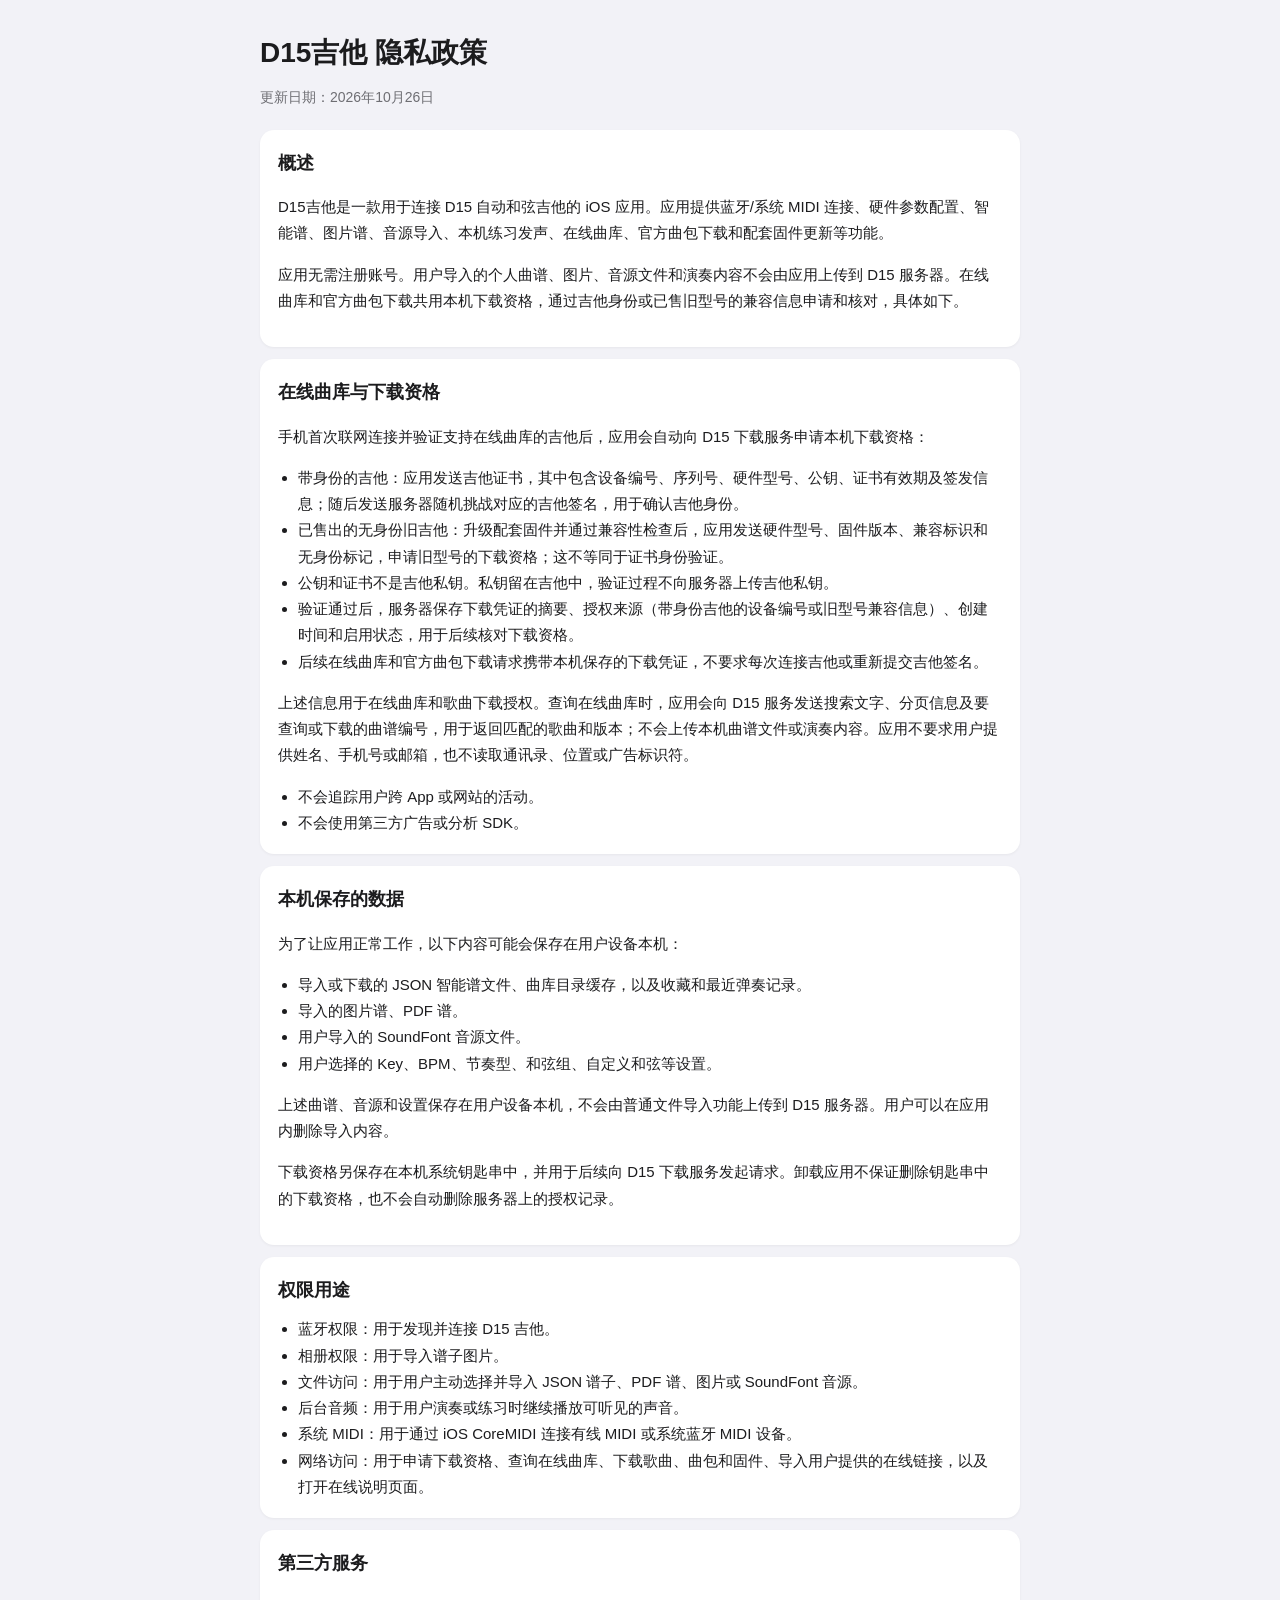
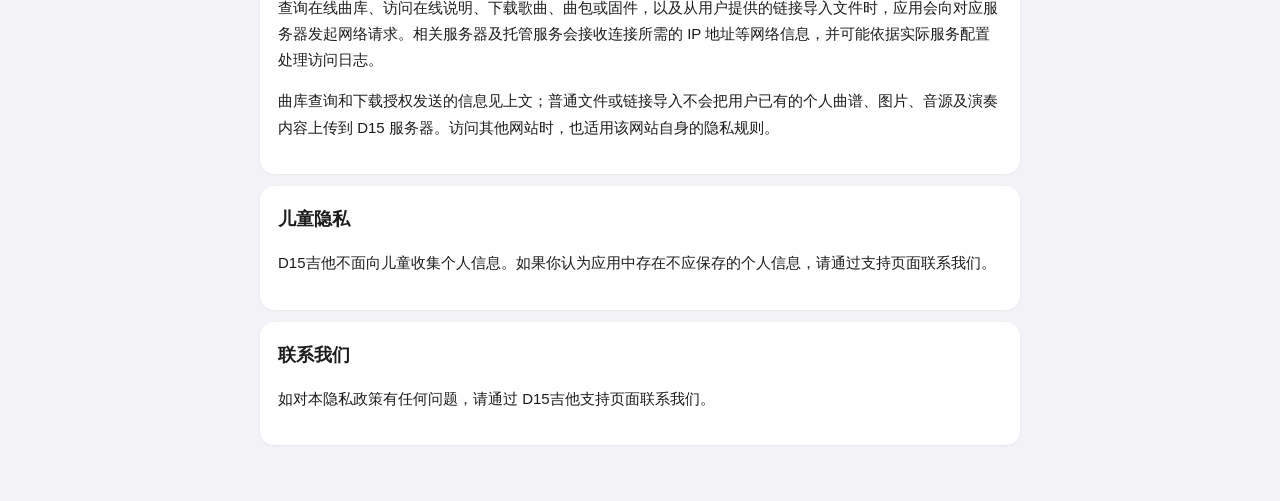
<file: privacy-policy.html>
<!DOCTYPE html>
<html lang="zh-CN">
<head>
    <meta charset="UTF-8">
    <meta name="viewport" content="width=device-width, initial-scale=1.0">
    <title>D15吉他 隐私政策</title>
    <style>
        body {
            margin: 0;
            font-family: -apple-system, BlinkMacSystemFont, "PingFang SC", "Helvetica Neue", Arial, sans-serif;
            background: #f2f2f7;
            color: #1c1c1e;
            line-height: 1.75;
        }
        main {
            max-width: 760px;
            margin: 0 auto;
            padding: 28px 18px 44px;
        }
        h1 {
            font-size: 28px;
            margin: 0 0 8px;
        }
        .updated {
            color: #6e6e73;
            font-size: 14px;
            margin-bottom: 20px;
        }
        section {
            background: #fff;
            border-radius: 14px;
            padding: 18px;
            margin: 12px 0;
            box-shadow: 0 1px 3px rgba(0, 0, 0, 0.05);
        }
        h2 {
            font-size: 18px;
            margin: 0 0 10px;
        }
        p, li {
            font-size: 15px;
        }
        ul {
            padding-left: 20px;
            margin: 8px 0 0;
        }
        a {
            color: #007aff;
        }
    </style>
</head>
<body>
<!-- D15Privacy-2.1 -->
<main>
    <h1>D15吉他 隐私政策</h1>
    <div class="updated">更新日期：2026年10月26日</div>

    <section>
        <h2>概述</h2>
        <p>D15吉他是一款用于连接 D15 自动和弦吉他的 iOS 应用。应用提供蓝牙/系统 MIDI 连接、硬件参数配置、智能谱、图片谱、音源导入、本机练习发声、在线曲库、官方曲包下载和配套固件更新等功能。</p>
        <p>应用无需注册账号。用户导入的个人曲谱、图片、音源文件和演奏内容不会由应用上传到 D15 服务器。在线曲库和官方曲包下载共用本机下载资格，通过吉他身份或已售旧型号的兼容信息申请和核对，具体如下。</p>
    </section>

    <section>
        <h2>在线曲库与下载资格</h2>
        <p>手机首次联网连接并验证支持在线曲库的吉他后，应用会自动向 D15 下载服务申请本机下载资格：</p>
        <ul>
            <li>带身份的吉他：应用发送吉他证书，其中包含设备编号、序列号、硬件型号、公钥、证书有效期及签发信息；随后发送服务器随机挑战对应的吉他签名，用于确认吉他身份。</li>
            <li>已售出的无身份旧吉他：升级配套固件并通过兼容性检查后，应用发送硬件型号、固件版本、兼容标识和无身份标记，申请旧型号的下载资格；这不等同于证书身份验证。</li>
            <li>公钥和证书不是吉他私钥。私钥留在吉他中，验证过程不向服务器上传吉他私钥。</li>
            <li>验证通过后，服务器保存下载凭证的摘要、授权来源（带身份吉他的设备编号或旧型号兼容信息）、创建时间和启用状态，用于后续核对下载资格。</li>
            <li>后续在线曲库和官方曲包下载请求携带本机保存的下载凭证，不要求每次连接吉他或重新提交吉他签名。</li>
        </ul>
        <p>上述信息用于在线曲库和歌曲下载授权。查询在线曲库时，应用会向 D15 服务发送搜索文字、分页信息及要查询或下载的曲谱编号，用于返回匹配的歌曲和版本；不会上传本机曲谱文件或演奏内容。应用不要求用户提供姓名、手机号或邮箱，也不读取通讯录、位置或广告标识符。</p>
        <ul>
            <li>不会追踪用户跨 App 或网站的活动。</li>
            <li>不会使用第三方广告或分析 SDK。</li>
        </ul>
    </section>

    <section>
        <h2>本机保存的数据</h2>
        <p>为了让应用正常工作，以下内容可能会保存在用户设备本机：</p>
        <ul>
            <li>导入或下载的 JSON 智能谱文件、曲库目录缓存，以及收藏和最近弹奏记录。</li>
            <li>导入的图片谱、PDF 谱。</li>
            <li>用户导入的 SoundFont 音源文件。</li>
            <li>用户选择的 Key、BPM、节奏型、和弦组、自定义和弦等设置。</li>
        </ul>
        <p>上述曲谱、音源和设置保存在用户设备本机，不会由普通文件导入功能上传到 D15 服务器。用户可以在应用内删除导入内容。</p>
        <p>下载资格另保存在本机系统钥匙串中，并用于后续向 D15 下载服务发起请求。卸载应用不保证删除钥匙串中的下载资格，也不会自动删除服务器上的授权记录。</p>
    </section>

    <section>
        <h2>权限用途</h2>
        <ul>
            <li>蓝牙权限：用于发现并连接 D15 吉他。</li>
            <li>相册权限：用于导入谱子图片。</li>
            <li>文件访问：用于用户主动选择并导入 JSON 谱子、PDF 谱、图片或 SoundFont 音源。</li>
            <li>后台音频：用于用户演奏或练习时继续播放可听见的声音。</li>
            <li>系统 MIDI：用于通过 iOS CoreMIDI 连接有线 MIDI 或系统蓝牙 MIDI 设备。</li>
            <li>网络访问：用于申请下载资格、查询在线曲库、下载歌曲、曲包和固件、导入用户提供的在线链接，以及打开在线说明页面。</li>
        </ul>
    </section>

    <section>
        <h2>第三方服务</h2>
        <p>查询在线曲库、访问在线说明、下载歌曲、曲包或固件，以及从用户提供的链接导入文件时，应用会向对应服务器发起网络请求。相关服务器及托管服务会接收连接所需的 IP 地址等网络信息，并可能依据实际服务配置处理访问日志。</p>
        <p>曲库查询和下载授权发送的信息见上文；普通文件或链接导入不会把用户已有的个人曲谱、图片、音源及演奏内容上传到 D15 服务器。访问其他网站时，也适用该网站自身的隐私规则。</p>
    </section>

    <section>
        <h2>儿童隐私</h2>
        <p>D15吉他不面向儿童收集个人信息。如果你认为应用中存在不应保存的个人信息，请通过支持页面联系我们。</p>
    </section>

    <section>
        <h2>联系我们</h2>
        <p>如对本隐私政策有任何问题，请通过 D15吉他支持页面联系我们。</p>
    </section>
</main>
</body>
</html>
</file>
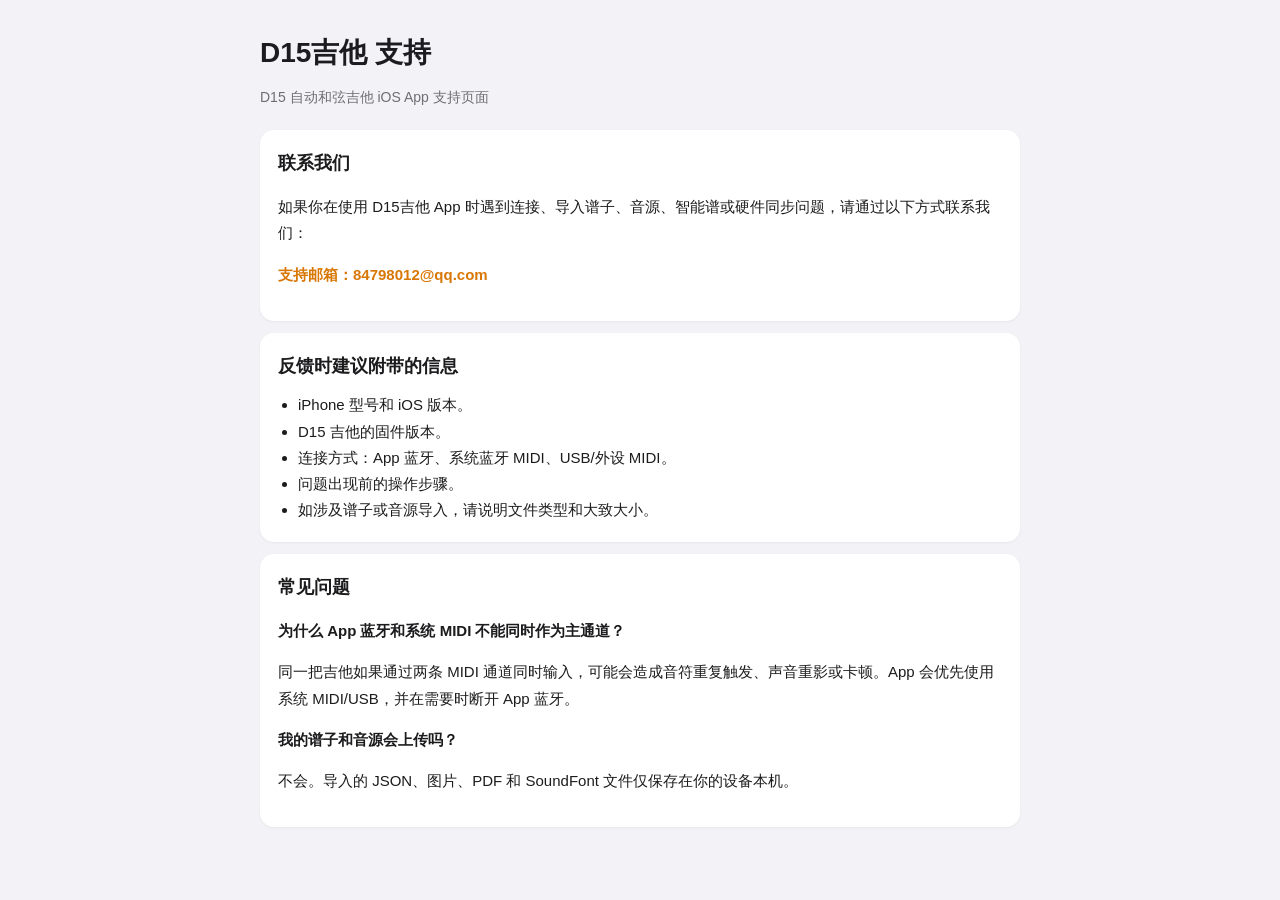
<file: support.html>
<!DOCTYPE html>
<html lang="zh-CN">
<head>
    <meta charset="UTF-8">
    <meta name="viewport" content="width=device-width, initial-scale=1.0">
    <title>D15吉他 支持</title>
    <style>
        body {
            margin: 0;
            font-family: -apple-system, BlinkMacSystemFont, "PingFang SC", "Helvetica Neue", Arial, sans-serif;
            background: #f2f2f7;
            color: #1c1c1e;
            line-height: 1.75;
        }
        main {
            max-width: 760px;
            margin: 0 auto;
            padding: 28px 18px 44px;
        }
        h1 {
            font-size: 28px;
            margin: 0 0 8px;
        }
        .subtitle {
            color: #6e6e73;
            font-size: 14px;
            margin-bottom: 20px;
        }
        section {
            background: #fff;
            border-radius: 14px;
            padding: 18px;
            margin: 12px 0;
            box-shadow: 0 1px 3px rgba(0, 0, 0, 0.05);
        }
        h2 {
            font-size: 18px;
            margin: 0 0 10px;
        }
        p, li {
            font-size: 15px;
        }
        ul {
            padding-left: 20px;
            margin: 8px 0 0;
        }
        .contact {
            font-weight: 700;
            color: #d97706;
        }
    </style>
</head>
<body>
<main>
    <h1>D15吉他 支持</h1>
    <div class="subtitle">D15 自动和弦吉他 iOS App 支持页面</div>

    <section>
        <h2>联系我们</h2>
        <p>如果你在使用 D15吉他 App 时遇到连接、导入谱子、音源、智能谱或硬件同步问题，请通过以下方式联系我们：</p>
        <p class="contact">支持邮箱：84798012@qq.com</p>
    </section>

    <section>
        <h2>反馈时建议附带的信息</h2>
        <ul>
            <li>iPhone 型号和 iOS 版本。</li>
            <li>D15 吉他的固件版本。</li>
            <li>连接方式：App 蓝牙、系统蓝牙 MIDI、USB/外设 MIDI。</li>
            <li>问题出现前的操作步骤。</li>
            <li>如涉及谱子或音源导入，请说明文件类型和大致大小。</li>
        </ul>
    </section>

    <section>
        <h2>常见问题</h2>
        <p><strong>为什么 App 蓝牙和系统 MIDI 不能同时作为主通道？</strong></p>
        <p>同一把吉他如果通过两条 MIDI 通道同时输入，可能会造成音符重复触发、声音重影或卡顿。App 会优先使用系统 MIDI/USB，并在需要时断开 App 蓝牙。</p>
        <p><strong>我的谱子和音源会上传吗？</strong></p>
        <p>不会。导入的 JSON、图片、PDF 和 SoundFont 文件仅保存在你的设备本机。</p>
    </section>
</main>
</body>
</html>
</file>
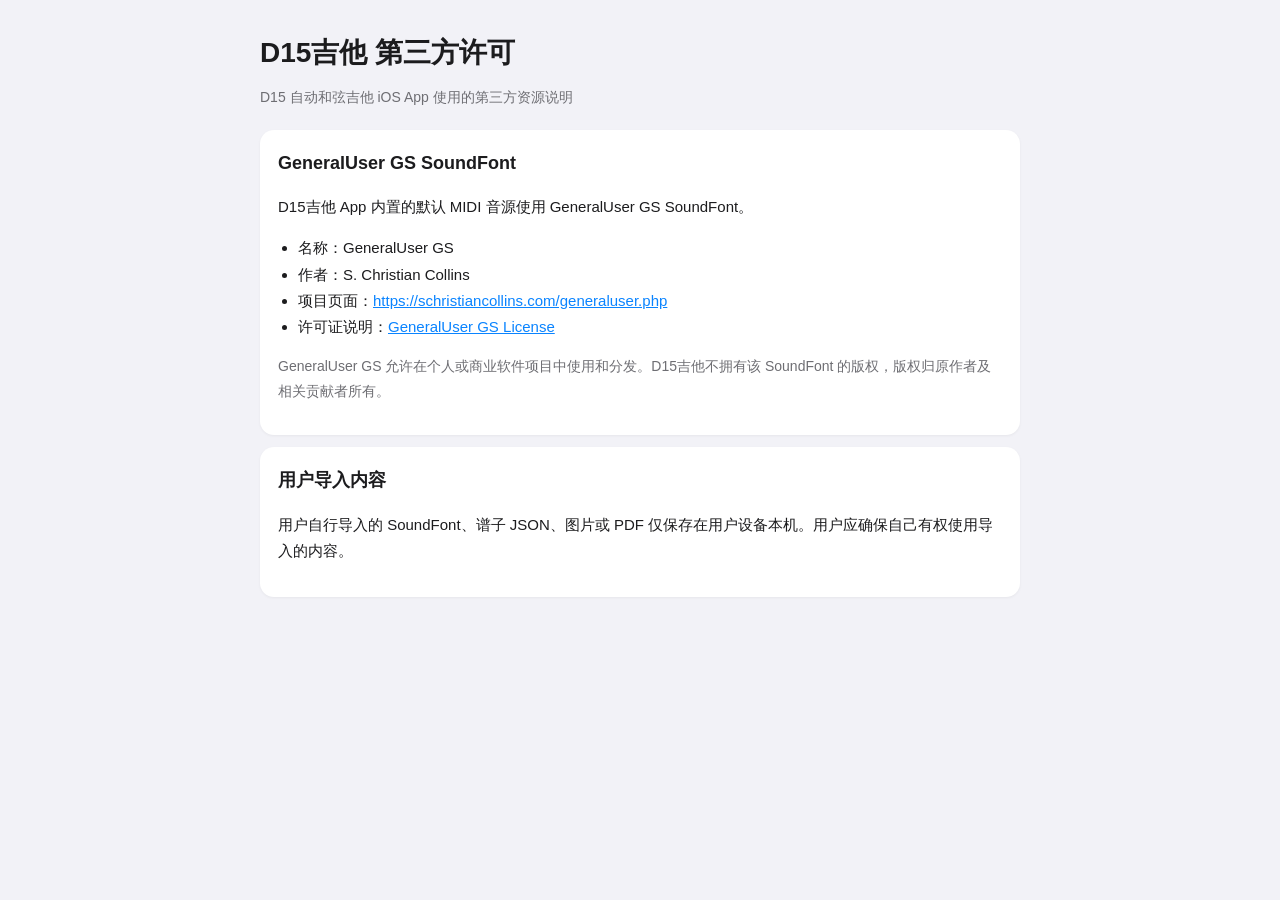
<file: third-party-notices.html>
<!DOCTYPE html>
<html lang="zh-CN">
<head>
    <meta charset="UTF-8">
    <meta name="viewport" content="width=device-width, initial-scale=1.0">
    <title>D15吉他 第三方许可</title>
    <style>
        body {
            margin: 0;
            font-family: -apple-system, BlinkMacSystemFont, "PingFang SC", "Helvetica Neue", Arial, sans-serif;
            background: #f2f2f7;
            color: #1c1c1e;
            line-height: 1.75;
        }
        main {
            max-width: 760px;
            margin: 0 auto;
            padding: 28px 18px 44px;
        }
        h1 {
            font-size: 28px;
            margin: 0 0 8px;
        }
        .subtitle {
            color: #6e6e73;
            font-size: 14px;
            margin-bottom: 20px;
        }
        section {
            background: #fff;
            border-radius: 14px;
            padding: 18px;
            margin: 12px 0;
            box-shadow: 0 1px 3px rgba(0, 0, 0, 0.05);
        }
        h2 {
            font-size: 18px;
            margin: 0 0 10px;
        }
        p, li {
            font-size: 15px;
        }
        ul {
            padding-left: 20px;
            margin: 8px 0 0;
        }
        a {
            color: #0a84ff;
            word-break: break-all;
        }
        .notice {
            color: #6e6e73;
            font-size: 14px;
        }
    </style>
</head>
<body>
<main>
    <h1>D15吉他 第三方许可</h1>
    <div class="subtitle">D15 自动和弦吉他 iOS App 使用的第三方资源说明</div>

    <section>
        <h2>GeneralUser GS SoundFont</h2>
        <p>D15吉他 App 内置的默认 MIDI 音源使用 GeneralUser GS SoundFont。</p>
        <ul>
            <li>名称：GeneralUser GS</li>
            <li>作者：S. Christian Collins</li>
            <li>项目页面：<a href="https://schristiancollins.com/generaluser.php">https://schristiancollins.com/generaluser.php</a></li>
            <li>许可证说明：<a href="https://github.com/ROCKNIX/generaluser-gs/blob/main/LICENSE.txt">GeneralUser GS License</a></li>
        </ul>
        <p class="notice">GeneralUser GS 允许在个人或商业软件项目中使用和分发。D15吉他不拥有该 SoundFont 的版权，版权归原作者及相关贡献者所有。</p>
    </section>

    <section>
        <h2>用户导入内容</h2>
        <p>用户自行导入的 SoundFont、谱子 JSON、图片或 PDF 仅保存在用户设备本机。用户应确保自己有权使用导入的内容。</p>
    </section>
</main>
</body>
</html>
</file>
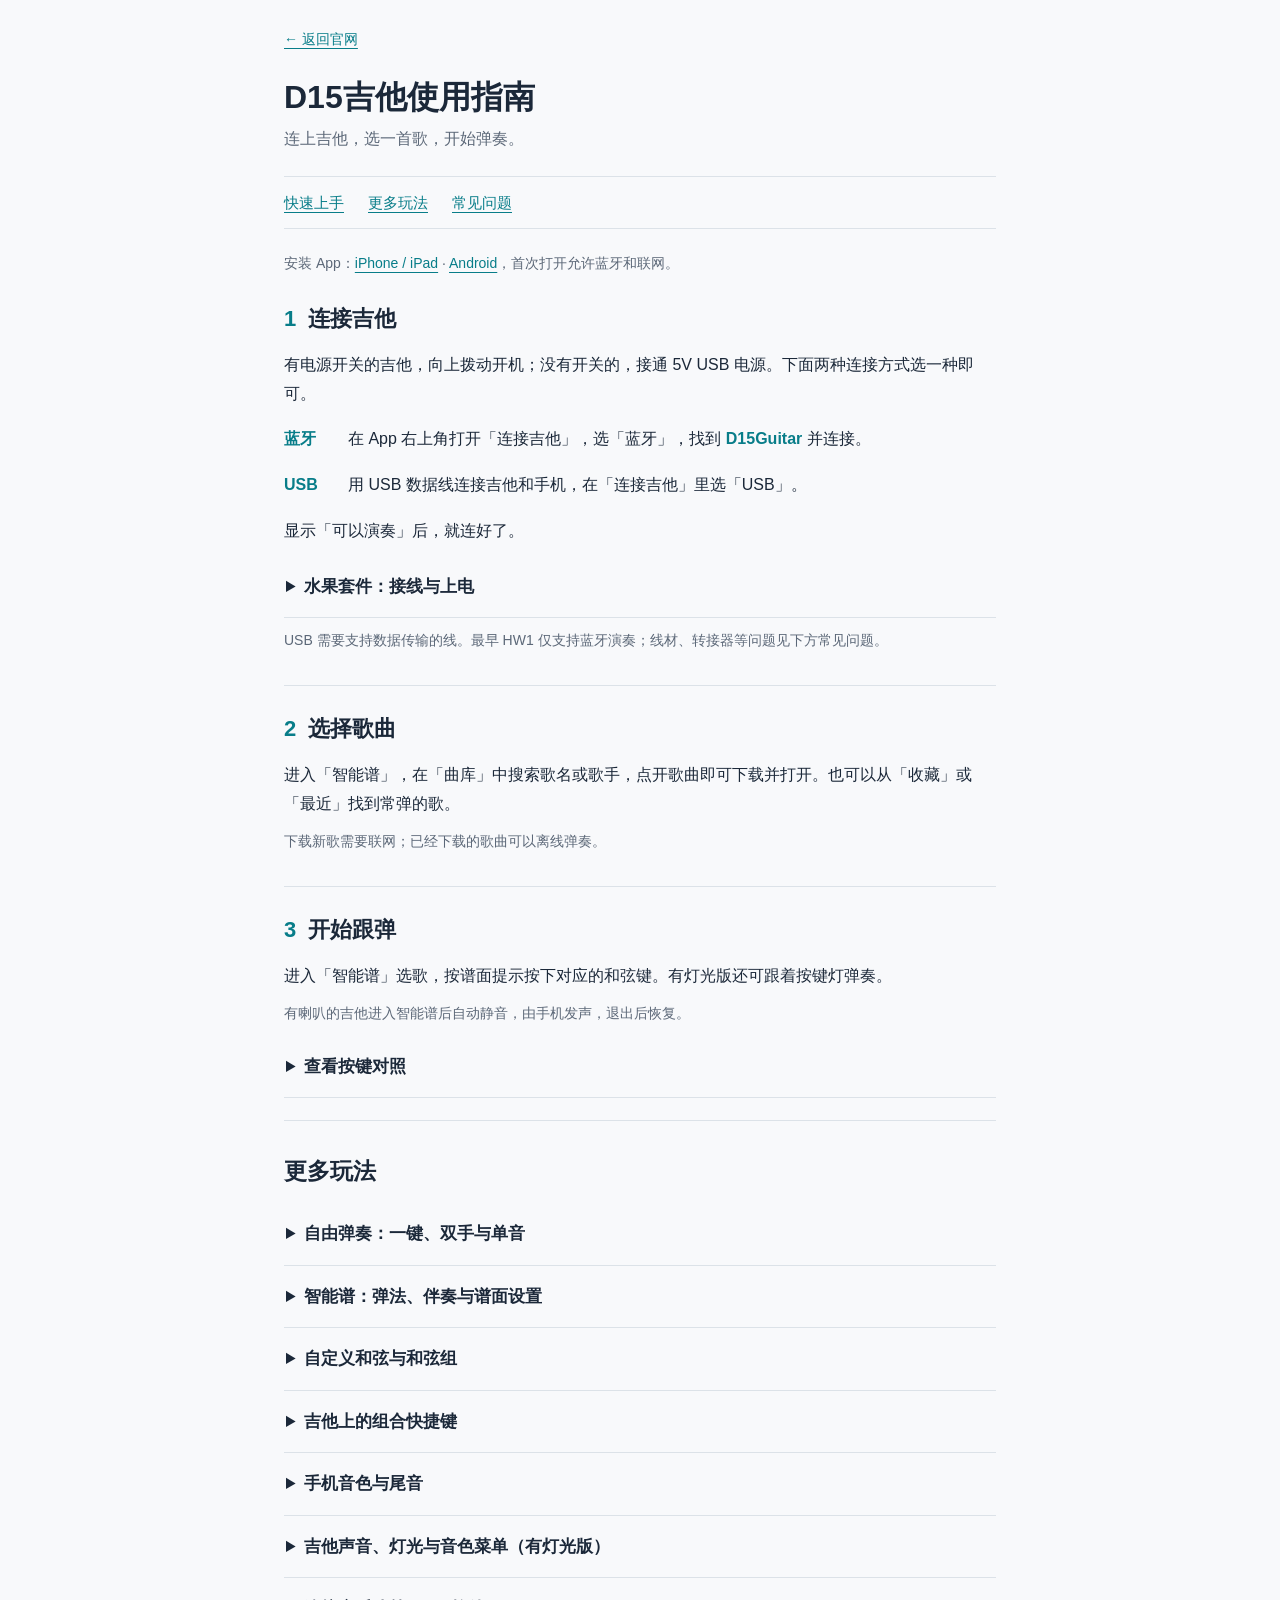
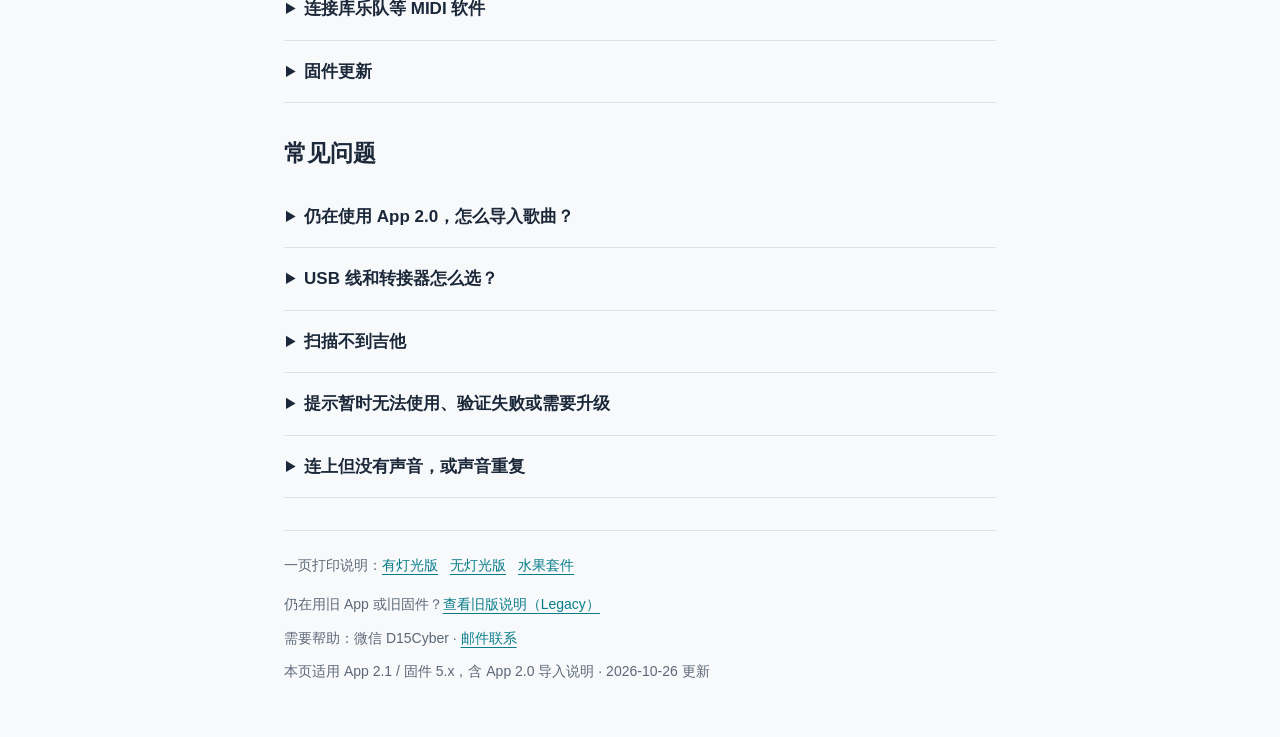
<file: usage-guide.html>
<!doctype html>
<!-- D15Guide-2.1 -->
<html lang="zh-CN"><head><meta charset="utf-8"><meta name="viewport" content="width=device-width,initial-scale=1"><title>D15吉他 使用说明</title><style>
:root{color-scheme:light dark;--bg:#f8f9fb;--ink:#1b2839;--muted:#5c6878;--line:#dce2e8;--accent:#087d89;--panel:#fff}
@media(prefers-color-scheme:dark){:root{--bg:#10141a;--ink:#ecf0f5;--muted:#a6b1bf;--line:#303a47;--accent:#65d5de;--panel:#171e28}}
*{box-sizing:border-box}html{scroll-behavior:smooth;scroll-padding-top:24px}body{margin:0;background:var(--bg);color:var(--ink);font:16px/1.8 -apple-system,BlinkMacSystemFont,"PingFang SC","Microsoft YaHei",sans-serif}main{max-width:760px;margin:auto;padding:25px 24px 45px}a{color:var(--accent);text-underline-offset:4px}a:focus-visible,summary:focus-visible{outline:2px solid var(--accent);outline-offset:4px}.back{font-size:14px}h1{font-size:32px;line-height:1.35;margin:22px 0 6px}header>p{color:var(--muted);margin:0 0 22px}.jump{display:flex;gap:24px;flex-wrap:wrap;border-block:1px solid var(--line);padding:12px 0;font-size:15px}h2{font-size:23px;line-height:1.4;margin:34px 0 16px}h3{font-size:18px;margin:22px 0 8px}p,ul,ol{margin:10px 0}li+li{margin-top:7px}.install,.small{font-size:14px;color:var(--muted)}.install{margin:22px 0 0}.step{padding:4px 0 22px;border-bottom:1px solid var(--line)}.step h2{margin-top:24px;font-size:22px}.step h2 span{display:inline-block;color:var(--accent);margin-right:12px;font-variant-numeric:tabular-nums}.route{display:grid;grid-template-columns:48px 1fr;column-gap:16px;margin:17px 0}.route p{margin:0}.route strong{color:var(--accent)}details{border-bottom:1px solid var(--line);margin:0}summary{cursor:pointer;line-height:1.5;padding:18px 2px;font-size:17px;font-weight:600}.detail-body,details>p,details>ol,details>ul,details>.table{margin-bottom:18px}details h3{font-size:17px}.table{overflow-x:auto}table{width:100%;border-collapse:collapse;font-size:15px}th,td{padding:9px 10px;text-align:left;vertical-align:top;border-bottom:1px solid var(--line)}th{color:var(--muted);font-weight:600}#free td:first-child{white-space:nowrap}.keys{display:block;max-width:100%;max-height:440px;margin:15px auto;background:white;border-radius:6px}footer{font-size:14px;color:var(--muted);margin-top:32px;padding-top:14px;border-top:1px solid var(--line)}footer p{margin:8px 0}.downloads a{display:inline-block;margin:0 12px 6px 0}section#more{margin-top:34px}.note{font-size:14px;color:var(--muted)}@media(max-width:420px){main{padding:20px 18px 36px}h1{font-size:28px}.jump{gap:20px}.route{column-gap:12px}th,td{padding:8px 6px}}@media print{body{background:#fff;color:#1b2839}.back,.jump{display:none}main{max-width:none}}
</style></head><body><main>
<a class="back" href="https://d15cyber.com/">← 返回官网</a>
<header><h1>D15吉他使用指南</h1><p>连上吉他，选一首歌，开始弹奏。</p></header>
<nav class="jump" aria-label="页内目录"><a href="#start">快速上手</a><a href="#more">更多玩法</a><a href="#faq">常见问题</a></nav>
<div id="start"><p class="install">安装 App：<a href="https://apps.apple.com/cn/app/d15%E5%90%89%E4%BB%96/id6799462676">iPhone / iPad</a> · <a href="https://download.d15cyber.com/downloads/android/D15Guitar-Android-latest.apk">Android</a>，首次打开允许蓝牙和联网。</p>
<section class="step" id="connect"><h2><span>1</span>连接吉他</h2>
<p>有电源开关的吉他，向上拨动开机；没有开关的，接通 5V USB 电源。下面两种连接方式选一种即可。</p>
<div class="route" id="bluetooth"><strong>蓝牙</strong><p>在 App 右上角打开「连接吉他」，选「蓝牙」，找到 <strong>D15Guitar</strong> 并连接。</p></div>
<div class="route" id="usb"><strong>USB</strong><p>用 USB 数据线连接吉他和手机，在「连接吉他」里选「USB」。</p></div>
<p>显示「可以演奏」后，就连好了。</p>
<details id="fruit"><summary>水果套件：接线与上电</summary>
<div class="detail-body"><p>将线的一端接到开发板对应的 IO，另一端接水果或果冻。下表按开发板的 IO 标号接线，不是从上往下数第几个针脚。</p>
<div class="table"><table><thead><tr><th>功能</th><th>IO</th><th>默认 C 组</th></tr></thead><tbody><tr><td>和弦键 1 / 2 / 3 / 4</td><td>2 / 12 / 11 / 10</td><td>C / Dm / Em / F</td></tr><tr><td>和弦键 5 / 6 / 7 / 8</td><td>5 / 6 / 7 / 9</td><td>G / Am / Bdim / G7</td></tr><tr><td>扫弦 / 分解</td><td>1 / 4</td><td>按所选和弦演奏</td></tr></tbody></table></div>
<p>接好后，手离开材料，再接通 USB 电源，等待约 2 秒。随后按上面的蓝牙方式连接 App，触摸材料即可演奏，声音由手机播放。</p>
<p class="small">更换材料或接线后，松手重新上电。智能谱和自定义和弦会改变各键的和弦，请以 App 提示为准。</p></div></details>
<p class="small">USB 需要支持数据传输的线。最早 HW1 仅支持蓝牙演奏；线材、转接器等问题见下方常见问题。</p></section>
<section class="step" id="import"><h2><span>2</span>选择歌曲</h2>
<p>进入「智能谱」，在「曲库」中搜索歌名或歌手，点开歌曲即可下载并打开。也可以从「收藏」或「最近」找到常弹的歌。</p>
<p class="small">下载新歌需要联网；已经下载的歌曲可以离线弹奏。</p></section>
<section class="step" id="play"><h2><span>3</span>开始跟弹</h2>
<p>进入「智能谱」选歌，按谱面提示按下对应的和弦键。有灯光版还可跟着按键灯弹奏。</p>
<p class="small">有喇叭的吉他进入智能谱后自动静音，由手机发声，退出后恢复。</p>

<details id="keys"><summary>查看按键对照</summary>
<div class="detail-body"><p>吉他竖拿，从上往下看。默认 C 和弦组的按键如下；切换和弦组、移调或跟弹歌曲后，请以 App 谱面提示为准。</p><img class="keys" alt="默认 C 组：第一排左8 G7、右4 F；第二排左7 Bdim、右3 Em；第三排左6 Am、右2 Dm；第四排左5 G、右1 C；底排左10分解、右9扫弦" src="[data-uri]"></div></details>
</section></div>
<section id="more"><h2>更多玩法</h2>

<details id="free"><summary>自由弹奏：一键、双手与单音</summary>
<div class="detail-body"><p>不打开歌曲，也可以按自己的节奏演奏。在控制页「演奏设置」中选择分解 / 扫弦、节奏型、BPM、移调和演奏模式。</p>
<div class="table">
<table><thead><tr><th>模式</th><th>怎么弹</th></tr></thead><tbody><tr><td>一键弹奏</td><td>按和弦键触发演奏，按当前选择的分解或扫弦节奏播放。</td></tr><tr><td>双手弹奏</td><td>左手选和弦，右手按分解键或扫弦键触发。</td></tr><tr><td>单音</td><td>八个和弦键分别演奏单个音符，适合弹旋律。</td></tr></tbody></table></div>
<p>有灯光版开机后可直接独立演奏；无灯光版需要连接手机或电脑发声。</p></div></details>

<details id="score"><summary>智能谱：弹法、伴奏与谱面设置</summary>
<div class="detail-body"><h3>两种吉他弹法</h3>
<ul><li><strong>精准原谱：</strong>歌曲包含原谱吉他轨时，按原谱音符和节奏演奏。</li><li><strong>自选节奏型：</strong>使用自己选择的分解 / 扫弦和节奏型配合歌曲。</li></ul>
<p>BPM 和移调在两种弹法下都可调；分解 / 扫弦、节奏型只用于自选节奏型。演奏模式可独立选择一键弹奏或双手弹奏。</p>
<h3>常用操作</h3>
<ul><li><strong>伴奏：</strong>顶部快捷键开关伴奏；在设置中分别调整主旋律、吉他、节拍器和鼓机等音量。</li><li><strong>和弦名称：</strong>切换字母或数字显示；数字只显示根音，C、D、E、F、G、A、B 对应 1–7。也可点谱面上的和弦名称切换。</li><li><strong>谱面：</strong>顶部快捷键循环切换三种谱面显示；设置中可调整谱面大小。</li><li><strong>跳过前奏：</strong>从顶部快捷键跳到可开始跟弹的位置。</li><li><strong>自动播放：</strong>可先听整首歌曲，再切回吉他跟弹练习。</li></ul>
<p>拖动时间线可调整练习位置。演奏结束后退出谱面，会停止本次歌曲播放。</p>
<div>
<h3>找歌、下载和管理</h3>
<p>搜索支持歌名、歌手、拼音和拼音首字母。点开在线歌曲时才下载曲谱；再次打开未更新的已下载歌曲会使用本机文件。</p>
<p>首次使用在线曲库时，先联网连接并验证配套设备。取得资格后，不需要每次下载都连接设备。</p>
<p>曲库右上角的「…」菜单可刷新列表、仅显示已下载的歌曲，或导入自己的曲谱文件。「管理已保存的曲谱」只整理本机文件，不会删除网上的歌曲。</p>
<p>升级 App 会保留已有歌曲、收藏和最近记录。与在线曲库不重复的个人导入歌曲仍保留在列表中；重要的自编歌曲请另存备份。</p>
<p>不同版本曲谱格式可能不同；旧曲谱或自行制作的文件应按当前导入入口支持的格式使用。</p></div>

<div>
<h3>平滑衔接与吉他本地声音</h3>
<p>「弹奏 → 其他」中可查看平滑衔接等较少使用的选项。平滑衔接用于在相邻演奏段之间自然连接，具体触发方式随演奏模式变化。</p>
<p>有喇叭的吉他默认在智能谱中静音。需要同时发声时，可在「弹奏 → 其他 → 吉他本地声音」手动开启；吉他本地演奏与手机原谱声音可能不一致。</p></div></div></details>
<details>
<summary>自定义和弦与和弦组</summary>
<ol><li>在控制页「演奏设置 → 和弦组」中选择 C 组、G 组或自定义组。</li><li>在「自定义按键」编辑八个按键的和弦，也可先复制 C 组或 G 组。</li><li>连接吉他后点「同步到吉他」；需要读取琴中已有配置时点「从吉他读取」。</li></ol>
<p>连接时如提示有修改待同步，选「使用吉他设置」或「使用 App 设置」，决定以哪一端为准。</p></details>

<details>
<summary>吉他上的组合快捷键</summary>
<p>同时按住最下面的<strong>分解键（10）和扫弦键（9）</strong>，再按下表中的和弦键。完成后松开组合键，恢复演奏。</p>
<div class="table">
<table><thead><tr><th>再按哪个键</th><th>功能</th></tr></thead><tbody><tr><td>1 / 2</td><td>移调升 / 降一个半音</td></tr><tr><td>1 + 2</td><td>移调归零</td></tr><tr><td>3</td><td>切换和弦组</td></tr><tr><td>5 / 6</td><td>BPM 加 / 减；按住可连续调节</td></tr><tr><td>5 + 6</td><td>BPM 恢复 75</td></tr><tr><td>7</td><td>切换节奏型</td></tr><tr><td>8</td><td>循环切换一键弹奏 / 双手弹奏 / 单音</td></tr></tbody></table></div>
<p class="small">这些是自由弹奏的琴上快捷键。智能谱中的歌曲速度、音调和弹法，请在歌曲设置里调整。</p></details>


<details id="phone-sound"><summary>手机音色与尾音</summary>
<div class="detail-body">
<p>在控制页「手机声音」选择音源和音色。内置「吉他专用」主要提供吉他音色，「通用乐器」供多种乐器使用；伴奏按歌曲的轨道选择对应音色。</p>
<p>「手机尾音」A 保留自然余音，B 按节奏收尾；精准原谱按音符时值播放。带音色菜单的吉他可使用「跟随吉他音色」，让手机在自由弹奏时跟随吉他选择的乐器。</p></div></details>

<details id="sound-light"><summary>吉他声音、灯光与音色菜单（有灯光版）</summary>
<div class="detail-body">
<ul><li><strong>开机：</strong>电源开关向上拨，按任意和弦键即可独立弹奏。</li><li><strong>充电：</strong>用 USB 线接 5V USB 电源，充电时指示灯亮，充满后熄灭。</li><li><strong>音量：</strong>短按音量键，在 1–4 档与静音之间循环。</li><li><strong>App 调节：</strong>连接后可调整吉他音量档位、尾音、混响，以及按键灯、待机灯和开机提示。</li></ul>
<p>音量档位和混响等调节可即时试听，需长期保留时按页面上的「保存到吉他」或「保存档位设置」。标为自动保存的灯光、开机提示设置会自动保存。手机与吉他音量分别控制。</p><h3>选择吉他上的音色</h3>
<p>长按音量键约 1 秒打开菜单。按亮着的键选择；进入吉他组后先松键，再选具体音色。选择后松键，再开始演奏。菜单约 10 秒未操作会退出，保留原音色。</p>
<p>下表均按吉他<strong>竖拿，从上往下、每排左到右</strong>排列。</p>
<div class="table">
<table><thead><tr><th>位置</th><th>左键</th><th>右键</th></tr></thead><tbody><tr><td>第 1 排</td><td>吉他组</td><td>过载吉他</td></tr><tr><td>第 2 排</td><td>标准鼓</td><td>贝斯</td></tr><tr><td>第 3 排</td><td>Banjo</td><td>未使用</td></tr><tr><td>第 4 排</td><td>未使用</td><td>未使用</td></tr><tr><td>最下排</td><td>生活趣味</td><td>环境声</td></tr></tbody></table></div>
<h3>吉他组</h3>
<div class="table">
<table><thead><tr><th>位置</th><th>左键</th><th>右键</th></tr></thead><tbody><tr><td>第 1 排</td><td>Filtered Gtr（开机默认）</td><td>FG460s Pure Gtr</td></tr><tr><td>第 2 排</td><td>FG460s Mega Gtr</td><td>Equalized Guitar</td></tr><tr><td>第 3 排</td><td>Stabilized Gtr</td><td>Jazz Gt.</td></tr><tr><td>第 4 排</td><td>Steel-str.Gt</td><td>未使用</td></tr></tbody></table></div>
<p>过载、鼓、贝斯和 Banjo 选好后，仍按原来的和弦、分解和扫弦方式演奏。</p>
<h3>生活趣味 / 环境声</h3>
<p><strong>生活趣味：</strong>前四排依次是海浪 / 鸟鸣、电话 / 直升机、掌声 / 枪声、警笛 / 脚步。</p>
<p><strong>环境声：</strong>前两排依次是雨声 / 溪流、气泡 / 白噪音。按一次开始，再按同一键停止，换键切换声音。</p>
<p>长按音量键可返回一级音色菜单。</p></div></details>

<details id="other"><summary>连接库乐队等 MIDI 软件</summary>
<div class="detail-body"><p>D15吉他也可作为 MIDI 控制器使用，声音由库乐队等软件的乐器轨道产生。第三方软件不会提供 D15 App 的智能谱、设备设置等功能。</p>
<div>
<h3>Mac / iPhone / iPad 的库乐队</h3>
<p><strong>Mac 蓝牙：</strong>打开「音频 MIDI 设置 → 窗口 → 显示 MIDI 工作室 → 配置蓝牙」，连接吉他；再在库乐队选择软件乐器轨道。</p>
<p><strong>Mac USB：</strong>支持 USB MIDI 的吉他接入后，在库乐队选择软件乐器轨道。不要同时接通同一把琴的蓝牙 MIDI 输入。</p>
<p><strong>iPhone / iPad：</strong>在库乐队的设置中找到「高级 → 蓝牙 MIDI 设备」并连接，然后打开一个触控乐器；支持 USB MIDI 的吉他也可通过合适的数据线或转接器使用。</p>
<p class="small">Apple 操作说明：<a href="https://support.apple.com/zh-cn/guide/audio-midi-setup/ams33f013765/mac">Mac 蓝牙 MIDI</a> / <a href="https://support.apple.com/zh-cn/guide/garageband-iphone/chse356a0321/ios">iPhone 库乐队</a>。</p></div>
<div>
<h3>其他手机或电脑 MIDI 软件</h3>
<p>先确认软件支持 USB MIDI 或 BLE MIDI，然后在它的 MIDI 输入设置中选择吉他，并加载可发声的乐器。不同软件的蓝牙入口可能不同；不能只在系统蓝牙里配对后就认为已经接通 MIDI。</p></div></div></details>

<details id="update"><summary>固件更新</summary>
<div class="detail-body"><div>
<h3>已是 5.x：在手机上更新</h3>
<ol><li>让<strong>吉他与手机通过蓝牙连接</strong>，并保证电量充足。</li><li>打开「连接吉他 → 设备信息与更新 → 固件更新」。检查更新不会立即刷写吉他。</li><li>发现新版后，点「下载并升级」，等待传输完成和吉他自动重启。</li></ol>
<p>App 在线升级目前<strong>仅支持蓝牙</strong>。USB 可以供电；无需按 BOOT / RESET。升级过程中保持连接，不要关闭吉他或退出 App。</p>
<p>如提示超时，先重新连接并查看当前版本，再决定是否重试。</p></div>

<div>
<h3>4.5 等旧固件：先用电脑升级</h3>
<p>旧固件不能直接使用 App 的在线升级流程。需使用电脑和 ESP Tool，按吉他型号选择对应的手动升级包及随包说明；不要混刷其他型号。</p>
<p>升级到配套 5.x 固件后，即可使用新版 App 和后续蓝牙升级。需要升级包或不确定型号时，请联系售后。</p></div></div></details>
</section>
<section id="faq"><h2>常见问题</h2>

<details><summary>仍在使用 App 2.0，怎么导入歌曲？</summary>
<p>首次连接设备后，回到主界面，按提示下载并导入歌曲。也可从「智能谱 → 导入歌曲 → 从网络导入歌曲」进入。2.1 使用在线曲库，点开歌曲时下载，无需先导入整包。</p></details>

<details><summary>USB 线和转接器怎么选？</summary>
<div class="detail-body"><p>使用支持数据传输的线；仅充电线不能连接 MIDI。USB-C 手机可用合适的数据线；Lightning 接口需要支持 USB 外设的转接器。Android 转接器需支持 OTG，部分手机需在系统设置里开启 OTG。</p><p>最早 HW1 的 USB 仅用于供电和电脑刷机，演奏请选蓝牙。其他无灯光款和有灯光款按实际支持的连接方式使用。</p></div></details>
<details>
<summary>扫描不到吉他</summary>
<p>检查吉他电源、手机蓝牙和 App 蓝牙权限。断开其他手机、电脑上的连接，再回到 App 扫描；旧名称设备可尝试关闭名称过滤。</p></details>
<details>
<summary>提示暂时无法使用、验证失败或需要升级</summary>
<p>先断开重连。若仍失败，核对固件版本；旧固件需先用电脑更新。不要因此删除 App 或清空歌曲。联系售后时提供页面提示、设备型号和 MAC 地址。</p></details>
<details>
<summary>连上但没有声音，或声音重复</summary>
<p>确认已经显示「可以演奏」，检查手机媒体音量、静音状态和音频输出是否去了耳机。第三方软件还需选中可发声的乐器轨道。重复发声时，先确认没有同时启用 USB 和蓝牙两路 MIDI。</p></details></section>
<footer>
<p class="downloads">一页打印说明：<a href="https://d15cyber.com/help/print/quick-start-with-lights.pdf">有灯光版</a><a href="https://d15cyber.com/help/print/quick-start-without-lights.pdf">无灯光版</a><a href="https://d15cyber.com/help/print/quick-start-fruit.pdf">水果套件</a></p>
<p>仍在用旧 App 或旧固件？<a href="https://d15cyber.com/help/legacy/">查看旧版说明（Legacy）</a></p>
<p>需要帮助：微信 D15Cyber · <a href="mailto:84798012@qq.com">邮件联系</a></p>
<p class="small">本页适用 App 2.1 / 固件 5.x，含 App 2.0 导入说明 · 2026-10-26 更新</p>
</footer></main></body></html>
</file>
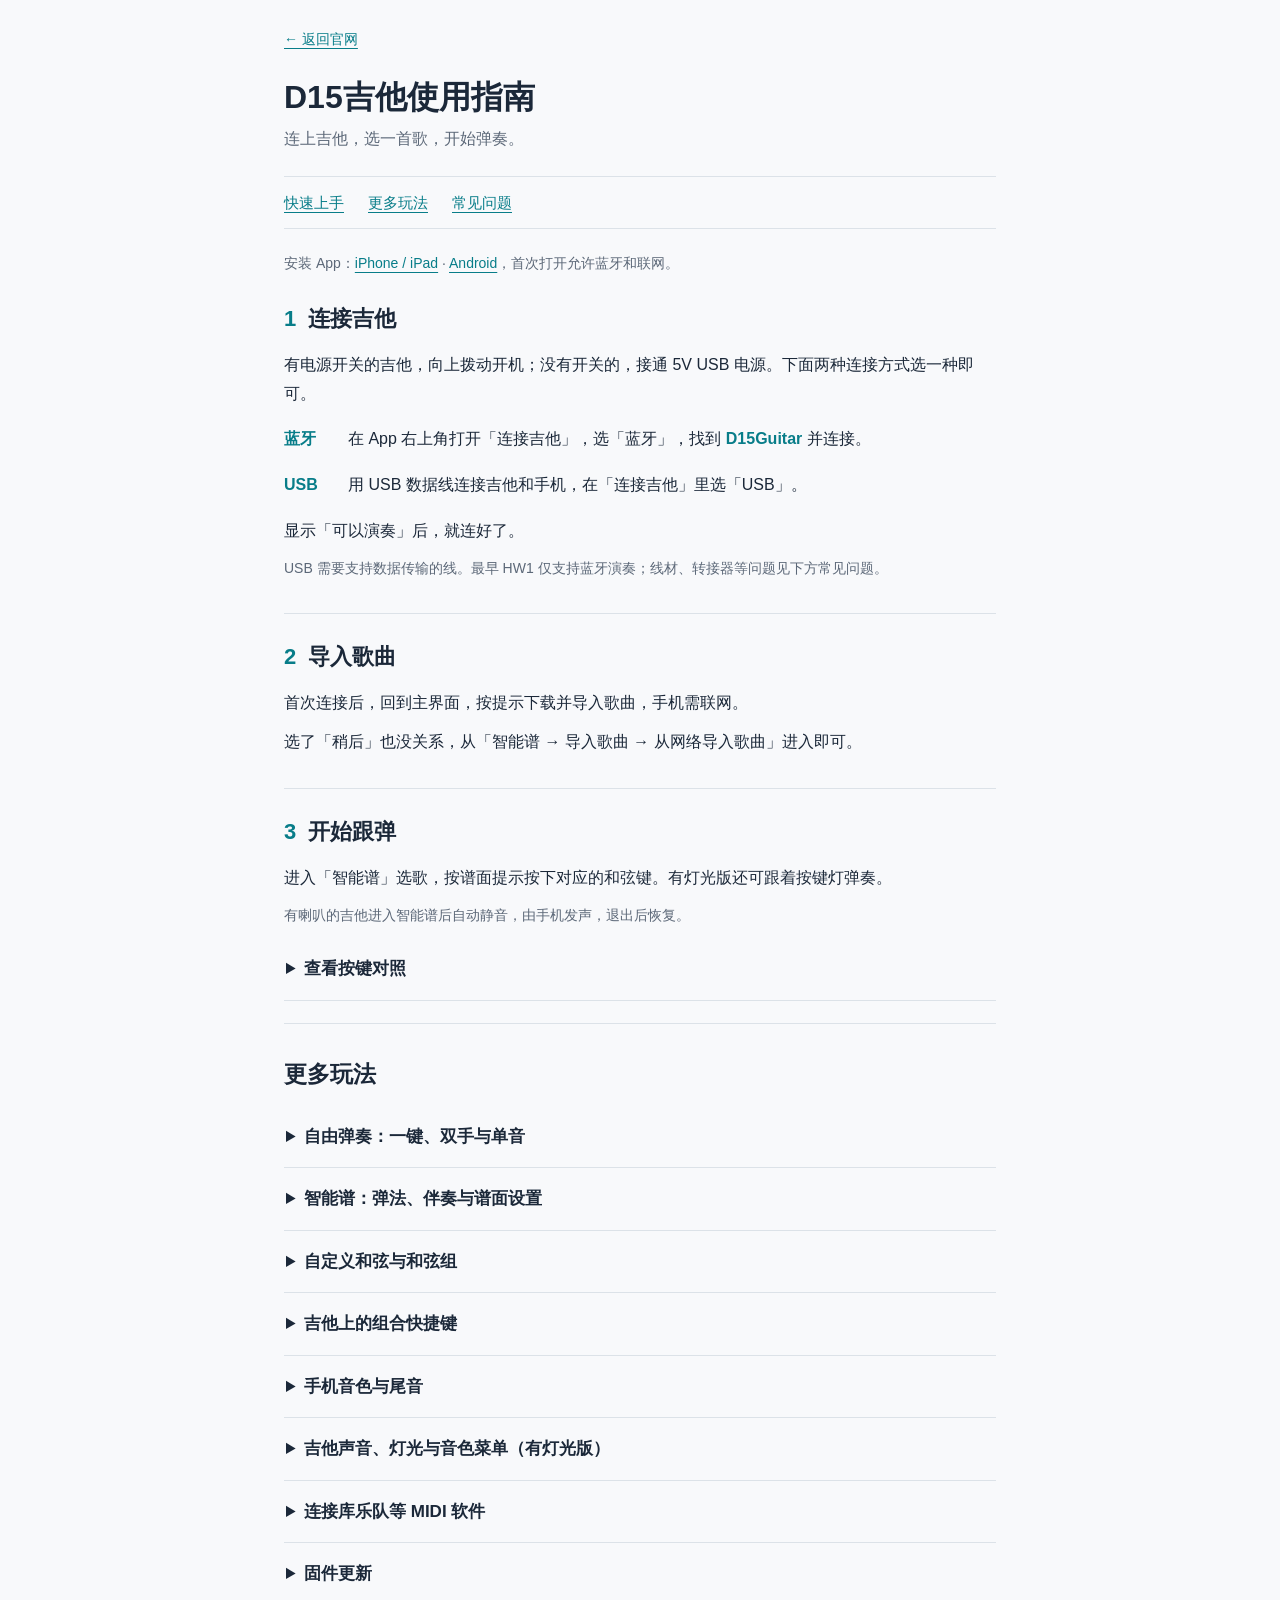
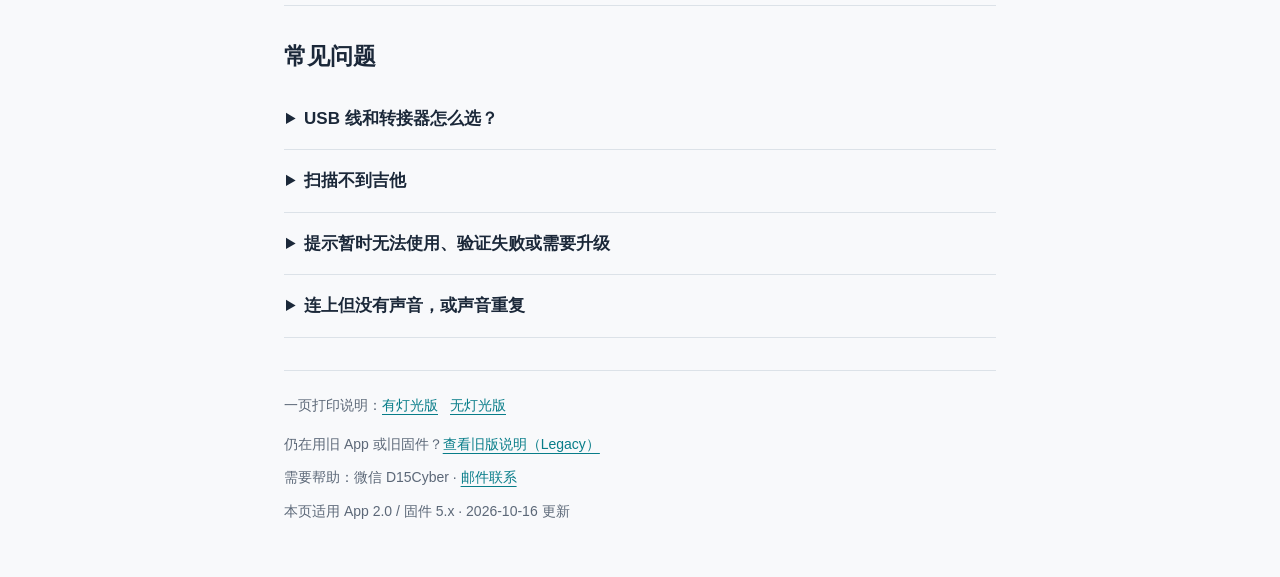
<file: legacy/v2.0/connection-guide.html>
<!doctype html>
<html lang="zh-CN"><head><meta charset="utf-8"><meta name="viewport" content="width=device-width,initial-scale=1"><title>D15吉他 连接说明</title><style>
:root{color-scheme:light dark;--bg:#f8f9fb;--ink:#1b2839;--muted:#5c6878;--line:#dce2e8;--accent:#087d89;--panel:#fff}
@media(prefers-color-scheme:dark){:root{--bg:#10141a;--ink:#ecf0f5;--muted:#a6b1bf;--line:#303a47;--accent:#65d5de;--panel:#171e28}}
*{box-sizing:border-box}html{scroll-behavior:smooth;scroll-padding-top:24px}body{margin:0;background:var(--bg);color:var(--ink);font:16px/1.8 -apple-system,BlinkMacSystemFont,"PingFang SC","Microsoft YaHei",sans-serif}main{max-width:760px;margin:auto;padding:25px 24px 45px}a{color:var(--accent);text-underline-offset:4px}a:focus-visible,summary:focus-visible{outline:2px solid var(--accent);outline-offset:4px}.back{font-size:14px}h1{font-size:32px;line-height:1.35;margin:22px 0 6px}header>p{color:var(--muted);margin:0 0 22px}.jump{display:flex;gap:24px;flex-wrap:wrap;border-block:1px solid var(--line);padding:12px 0;font-size:15px}h2{font-size:23px;line-height:1.4;margin:34px 0 16px}h3{font-size:18px;margin:22px 0 8px}p,ul,ol{margin:10px 0}li+li{margin-top:7px}.install,.small{font-size:14px;color:var(--muted)}.install{margin:22px 0 0}.step{padding:4px 0 22px;border-bottom:1px solid var(--line)}.step h2{margin-top:24px;font-size:22px}.step h2 span{display:inline-block;color:var(--accent);margin-right:12px;font-variant-numeric:tabular-nums}.route{display:grid;grid-template-columns:48px 1fr;column-gap:16px;margin:17px 0}.route p{margin:0}.route strong{color:var(--accent)}details{border-bottom:1px solid var(--line);margin:0}summary{cursor:pointer;line-height:1.5;padding:18px 2px;font-size:17px;font-weight:600}.detail-body,details>p,details>ol,details>ul,details>.table{margin-bottom:18px}details h3{font-size:17px}.table{overflow-x:auto}table{width:100%;border-collapse:collapse;font-size:15px}th,td{padding:9px 10px;text-align:left;vertical-align:top;border-bottom:1px solid var(--line)}th{color:var(--muted);font-weight:600}#free td:first-child{white-space:nowrap}.keys{display:block;max-width:100%;max-height:440px;margin:15px auto;background:white;border-radius:6px}footer{font-size:14px;color:var(--muted);margin-top:32px;padding-top:14px;border-top:1px solid var(--line)}footer p{margin:8px 0}.downloads a{display:inline-block;margin:0 12px 6px 0}section#more{margin-top:34px}.note{font-size:14px;color:var(--muted)}@media(max-width:420px){main{padding:20px 18px 36px}h1{font-size:28px}.jump{gap:20px}.route{column-gap:12px}th,td{padding:8px 6px}}@media print{body{background:#fff;color:#1b2839}.back,.jump{display:none}main{max-width:none}}
</style></head><body><main>
<a class="back" href="https://d15cyber.com/">← 返回官网</a>
<header><h1>D15吉他使用指南</h1><p>连上吉他，选一首歌，开始弹奏。</p></header>
<nav class="jump" aria-label="页内目录"><a href="#start">快速上手</a><a href="#more">更多玩法</a><a href="#faq">常见问题</a></nav>
<div id="start"><p class="install">安装 App：<a href="https://apps.apple.com/cn/app/d15%E5%90%89%E4%BB%96/id6799462676">iPhone / iPad</a> · <a href="https://download.d15cyber.com/downloads/android/D15Guitar-Android-latest.apk">Android</a>，首次打开允许蓝牙和联网。</p>
<section class="step" id="connect"><h2><span>1</span>连接吉他</h2>
<p>有电源开关的吉他，向上拨动开机；没有开关的，接通 5V USB 电源。下面两种连接方式选一种即可。</p>
<div class="route" id="bluetooth"><strong>蓝牙</strong><p>在 App 右上角打开「连接吉他」，选「蓝牙」，找到 <strong>D15Guitar</strong> 并连接。</p></div>
<div class="route" id="usb"><strong>USB</strong><p>用 USB 数据线连接吉他和手机，在「连接吉他」里选「USB」。</p></div>
<p>显示「可以演奏」后，就连好了。</p>
<p class="small">USB 需要支持数据传输的线。最早 HW1 仅支持蓝牙演奏；线材、转接器等问题见下方常见问题。</p></section>
<section class="step" id="import"><h2><span>2</span>导入歌曲</h2>
<p>首次连接后，回到主界面，按提示下载并导入歌曲，手机需联网。</p>
<p>选了「稍后」也没关系，从「智能谱 → 导入歌曲 → 从网络导入歌曲」进入即可。</p></section>
<section class="step" id="play"><h2><span>3</span>开始跟弹</h2>
<p>进入「智能谱」选歌，按谱面提示按下对应的和弦键。有灯光版还可跟着按键灯弹奏。</p>
<p class="small">有喇叭的吉他进入智能谱后自动静音，由手机发声，退出后恢复。</p>

<details id="keys"><summary>查看按键对照</summary>
<div class="detail-body"><p>吉他竖拿，从上往下看。默认 C 和弦组的按键如下；切换和弦组、移调或跟弹歌曲后，请以 App 谱面提示为准。</p><img class="keys" alt="默认 C 组：第一排左8 G7、右4 F；第二排左7 Bdim、右3 Em；第三排左6 Am、右2 Dm；第四排左5 G、右1 C；底排左10分解、右9扫弦" src="[data-uri]"></div></details>
</section></div>
<section id="more"><h2>更多玩法</h2>

<details id="free"><summary>自由弹奏：一键、双手与单音</summary>
<div class="detail-body"><p>不打开歌曲，也可以按自己的节奏演奏。在控制页「演奏设置」中选择分解 / 扫弦、节奏型、BPM、移调和演奏模式。</p>
<div class="table">
<table><thead><tr><th>模式</th><th>怎么弹</th></tr></thead><tbody><tr><td>一键弹奏</td><td>按和弦键触发演奏，按当前选择的分解或扫弦节奏播放。</td></tr><tr><td>双手弹奏</td><td>左手选和弦，右手按分解键或扫弦键触发。</td></tr><tr><td>单音</td><td>八个和弦键分别演奏单个音符，适合弹旋律。</td></tr></tbody></table></div>
<p>有灯光版开机后可直接独立演奏；无灯光版需要连接手机或电脑发声。</p></div></details>

<details id="score"><summary>智能谱：弹法、伴奏与谱面设置</summary>
<div class="detail-body"><h3>两种吉他弹法</h3>
<ul><li><strong>精准原谱：</strong>歌曲包含原谱吉他轨时，按原谱音符和节奏演奏。</li><li><strong>自选节奏型：</strong>使用自己选择的分解 / 扫弦和节奏型配合歌曲。</li></ul>
<p>BPM 和移调在两种弹法下都可调；分解 / 扫弦、节奏型只用于自选节奏型。演奏模式可独立选择一键弹奏或双手弹奏。</p>
<h3>常用操作</h3>
<ul><li><strong>伴奏：</strong>顶部快捷键开关伴奏；在设置中分别调整主旋律、吉他、节拍器和鼓机等音量。</li><li><strong>和弦名称：</strong>切换字母或数字显示；数字只显示根音，C、D、E、F、G、A、B 对应 1–7。也可点谱面上的和弦名称切换。</li><li><strong>谱面：</strong>顶部快捷键循环切换三种谱面显示；设置中可调整谱面大小。</li><li><strong>跳过前奏：</strong>从顶部快捷键跳到可开始跟弹的位置。</li><li><strong>自动播放：</strong>可先听整首歌曲，再切回吉他跟弹练习。</li></ul>
<p>拖动时间线可调整练习位置。演奏结束后退出谱面，会停止本次歌曲播放。</p>
<div>
<h3>导入、更新和管理歌曲</h3>
<p>「智能谱 → 导入歌曲」中可从网络下载官方曲包，也可使用菜单里的文件等导入方式。「管理」中可整理或删除本机歌曲。</p>
<p>网络导入需要这台手机曾连接并验证过配套吉他，取得资格后不要求下载时一直连接。导入官方曲包会更新同编号歌曲，保留其他歌曲；重要的自编歌曲请另存备份。</p>
<p>不同版本曲谱格式可能不同；旧曲谱或自行制作的文件应按当前导入入口支持的格式使用。</p></div>

<div>
<h3>平滑衔接与吉他本地声音</h3>
<p>「弹奏 → 其他」中可查看平滑衔接等较少使用的选项。平滑衔接用于在相邻演奏段之间自然连接，具体触发方式随演奏模式变化。</p>
<p>有喇叭的吉他默认在智能谱中静音。需要同时发声时，可在「弹奏 → 其他 → 吉他本地声音」手动开启；吉他本地演奏与手机原谱声音可能不一致。</p></div></div></details>
<details>
<summary>自定义和弦与和弦组</summary>
<ol><li>在控制页「演奏设置 → 和弦组」中选择 C 组、G 组或自定义组。</li><li>在「自定义按键」编辑八个按键的和弦，也可先复制 C 组或 G 组。</li><li>连接吉他后点「同步到吉他」；需要读取琴中已有配置时点「从吉他读取」。</li></ol>
<p>连接时如提示有修改待同步，选「使用吉他设置」或「使用 App 设置」，决定以哪一端为准。</p></details>

<details>
<summary>吉他上的组合快捷键</summary>
<p>同时按住最下面的<strong>分解键（10）和扫弦键（9）</strong>，再按下表中的和弦键。完成后松开组合键，恢复演奏。</p>
<div class="table">
<table><thead><tr><th>再按哪个键</th><th>功能</th></tr></thead><tbody><tr><td>1 / 2</td><td>移调升 / 降一个半音</td></tr><tr><td>1 + 2</td><td>移调归零</td></tr><tr><td>3</td><td>切换和弦组</td></tr><tr><td>5 / 6</td><td>BPM 加 / 减；按住可连续调节</td></tr><tr><td>5 + 6</td><td>BPM 恢复 75</td></tr><tr><td>7</td><td>切换节奏型</td></tr><tr><td>8</td><td>循环切换一键弹奏 / 双手弹奏 / 单音</td></tr></tbody></table></div>
<p class="small">这些是自由弹奏的琴上快捷键。智能谱中的歌曲速度、音调和弹法，请在歌曲设置里调整。</p></details>


<details id="phone-sound"><summary>手机音色与尾音</summary>
<div class="detail-body">
<p>在控制页「手机声音」选择音源和音色。内置「吉他专用」主要提供吉他音色，「通用乐器」供多种乐器使用；伴奏按歌曲的轨道选择对应音色。</p>
<p>「手机尾音」A 保留自然余音，B 按节奏收尾；精准原谱按音符时值播放。带音色菜单的吉他可使用「跟随吉他音色」，让手机在自由弹奏时跟随吉他选择的乐器。</p></div></details>

<details id="sound-light"><summary>吉他声音、灯光与音色菜单（有灯光版）</summary>
<div class="detail-body">
<ul><li><strong>开机：</strong>电源开关向上拨，按任意和弦键即可独立弹奏。</li><li><strong>充电：</strong>用 USB 线接 5V USB 电源，充电时指示灯亮，充满后熄灭。</li><li><strong>音量：</strong>短按音量键，在 1–4 档与静音之间循环。</li><li><strong>App 调节：</strong>连接后可调整吉他音量档位、尾音、混响，以及按键灯、待机灯和开机提示。</li></ul>
<p>音量档位和混响等调节可即时试听，需长期保留时按页面上的「保存到吉他」或「保存档位设置」。标为自动保存的灯光、开机提示设置会自动保存。手机与吉他音量分别控制。</p><h3>选择吉他上的音色</h3>
<p>长按音量键约 1 秒打开菜单。按亮着的键选择；进入吉他组后先松键，再选具体音色。选择后松键，再开始演奏。菜单约 10 秒未操作会退出，保留原音色。</p>
<p>下表均按吉他<strong>竖拿，从上往下、每排左到右</strong>排列。</p>
<div class="table">
<table><thead><tr><th>位置</th><th>左键</th><th>右键</th></tr></thead><tbody><tr><td>第 1 排</td><td>吉他组</td><td>过载吉他</td></tr><tr><td>第 2 排</td><td>标准鼓</td><td>贝斯</td></tr><tr><td>第 3 排</td><td>Banjo</td><td>未使用</td></tr><tr><td>第 4 排</td><td>未使用</td><td>未使用</td></tr><tr><td>最下排</td><td>生活趣味</td><td>环境声</td></tr></tbody></table></div>
<h3>吉他组</h3>
<div class="table">
<table><thead><tr><th>位置</th><th>左键</th><th>右键</th></tr></thead><tbody><tr><td>第 1 排</td><td>Filtered Gtr（开机默认）</td><td>FG460s Pure Gtr</td></tr><tr><td>第 2 排</td><td>FG460s Mega Gtr</td><td>Equalized Guitar</td></tr><tr><td>第 3 排</td><td>Stabilized Gtr</td><td>Jazz Gt.</td></tr><tr><td>第 4 排</td><td>Steel-str.Gt</td><td>未使用</td></tr></tbody></table></div>
<p>过载、鼓、贝斯和 Banjo 选好后，仍按原来的和弦、分解和扫弦方式演奏。</p>
<h3>生活趣味 / 环境声</h3>
<p><strong>生活趣味：</strong>前四排依次是海浪 / 鸟鸣、电话 / 直升机、掌声 / 枪声、警笛 / 脚步。</p>
<p><strong>环境声：</strong>前两排依次是雨声 / 溪流、气泡 / 白噪音。按一次开始，再按同一键停止，换键切换声音。</p>
<p>长按音量键可返回一级音色菜单。</p></div></details>

<details id="other"><summary>连接库乐队等 MIDI 软件</summary>
<div class="detail-body"><p>D15吉他也可作为 MIDI 控制器使用，声音由库乐队等软件的乐器轨道产生。第三方软件不会提供 D15 App 的智能谱、设备设置等功能。</p>
<div>
<h3>Mac / iPhone / iPad 的库乐队</h3>
<p><strong>Mac 蓝牙：</strong>打开「音频 MIDI 设置 → 窗口 → 显示 MIDI 工作室 → 配置蓝牙」，连接吉他；再在库乐队选择软件乐器轨道。</p>
<p><strong>Mac USB：</strong>支持 USB MIDI 的吉他接入后，在库乐队选择软件乐器轨道。不要同时接通同一把琴的蓝牙 MIDI 输入。</p>
<p><strong>iPhone / iPad：</strong>在库乐队的设置中找到「高级 → 蓝牙 MIDI 设备」并连接，然后打开一个触控乐器；支持 USB MIDI 的吉他也可通过合适的数据线或转接器使用。</p>
<p class="small">Apple 操作说明：<a href="https://support.apple.com/zh-cn/guide/audio-midi-setup/ams33f013765/mac">Mac 蓝牙 MIDI</a> / <a href="https://support.apple.com/zh-cn/guide/garageband-iphone/chse356a0321/ios">iPhone 库乐队</a>。</p></div>
<div>
<h3>其他手机或电脑 MIDI 软件</h3>
<p>先确认软件支持 USB MIDI 或 BLE MIDI，然后在它的 MIDI 输入设置中选择吉他，并加载可发声的乐器。不同软件的蓝牙入口可能不同；不能只在系统蓝牙里配对后就认为已经接通 MIDI。</p></div></div></details>

<details id="update"><summary>固件更新</summary>
<div class="detail-body"><div>
<h3>已是 5.x：在手机上更新</h3>
<ol><li>让<strong>吉他与手机通过蓝牙连接</strong>，并保证电量充足。</li><li>打开「连接吉他 → 设备信息与更新 → 固件更新」。检查更新不会立即刷写吉他。</li><li>发现新版后，点「下载并升级」，等待传输完成和吉他自动重启。</li></ol>
<p>App 在线升级目前<strong>仅支持蓝牙</strong>。USB 可以供电；无需按 BOOT / RESET。升级过程中保持连接，不要关闭吉他或退出 App。</p>
<p>如提示超时，先重新连接并查看当前版本，再决定是否重试。</p></div>

<div>
<h3>4.5 等旧固件：先用电脑升级</h3>
<p>旧固件不能直接使用 App 的在线升级流程。需使用电脑和 ESP Tool，按吉他型号选择对应的手动升级包及随包说明；不要混刷其他型号。</p>
<p>升级到配套 5.x 固件后，即可使用新版 App 和后续蓝牙升级。需要升级包或不确定型号时，请联系售后。</p></div></div></details>
</section>
<section id="faq"><h2>常见问题</h2>

<details><summary>USB 线和转接器怎么选？</summary>
<div class="detail-body"><p>使用支持数据传输的线；仅充电线不能连接 MIDI。USB-C 手机可用合适的数据线；Lightning 接口需要支持 USB 外设的转接器。Android 转接器需支持 OTG，部分手机需在系统设置里开启 OTG。</p><p>最早 HW1 的 USB 仅用于供电和电脑刷机，演奏请选蓝牙。其他无灯光款和有灯光款按实际支持的连接方式使用。</p></div></details>
<details>
<summary>扫描不到吉他</summary>
<p>检查吉他电源、手机蓝牙和 App 蓝牙权限。断开其他手机、电脑上的连接，再回到 App 扫描；旧名称设备可尝试关闭名称过滤。</p></details>
<details>
<summary>提示暂时无法使用、验证失败或需要升级</summary>
<p>先断开重连。若仍失败，核对固件版本；旧固件需先用电脑更新。不要因此删除 App 或清空歌曲。联系售后时提供页面提示、设备型号和 MAC 地址。</p></details>
<details>
<summary>连上但没有声音，或声音重复</summary>
<p>确认已经显示「可以演奏」，检查手机媒体音量、静音状态和音频输出是否去了耳机。第三方软件还需选中可发声的乐器轨道。重复发声时，先确认没有同时启用 USB 和蓝牙两路 MIDI。</p></details></section>
<footer>
<p class="downloads">一页打印说明：<a href="https://d15cyber.com/help/print/quick-start-with-lights.pdf">有灯光版</a><a href="https://d15cyber.com/help/print/quick-start-without-lights.pdf">无灯光版</a></p>
<p>仍在用旧 App 或旧固件？<a href="https://d15cyber.com/help/legacy/">查看旧版说明（Legacy）</a></p>
<p>需要帮助：微信 D15Cyber · <a href="mailto:84798012@qq.com">邮件联系</a></p>
<p class="small">本页适用 App 2.0 / 固件 5.x · 2026-10-16 更新</p>
</footer></main></body></html>
</file>
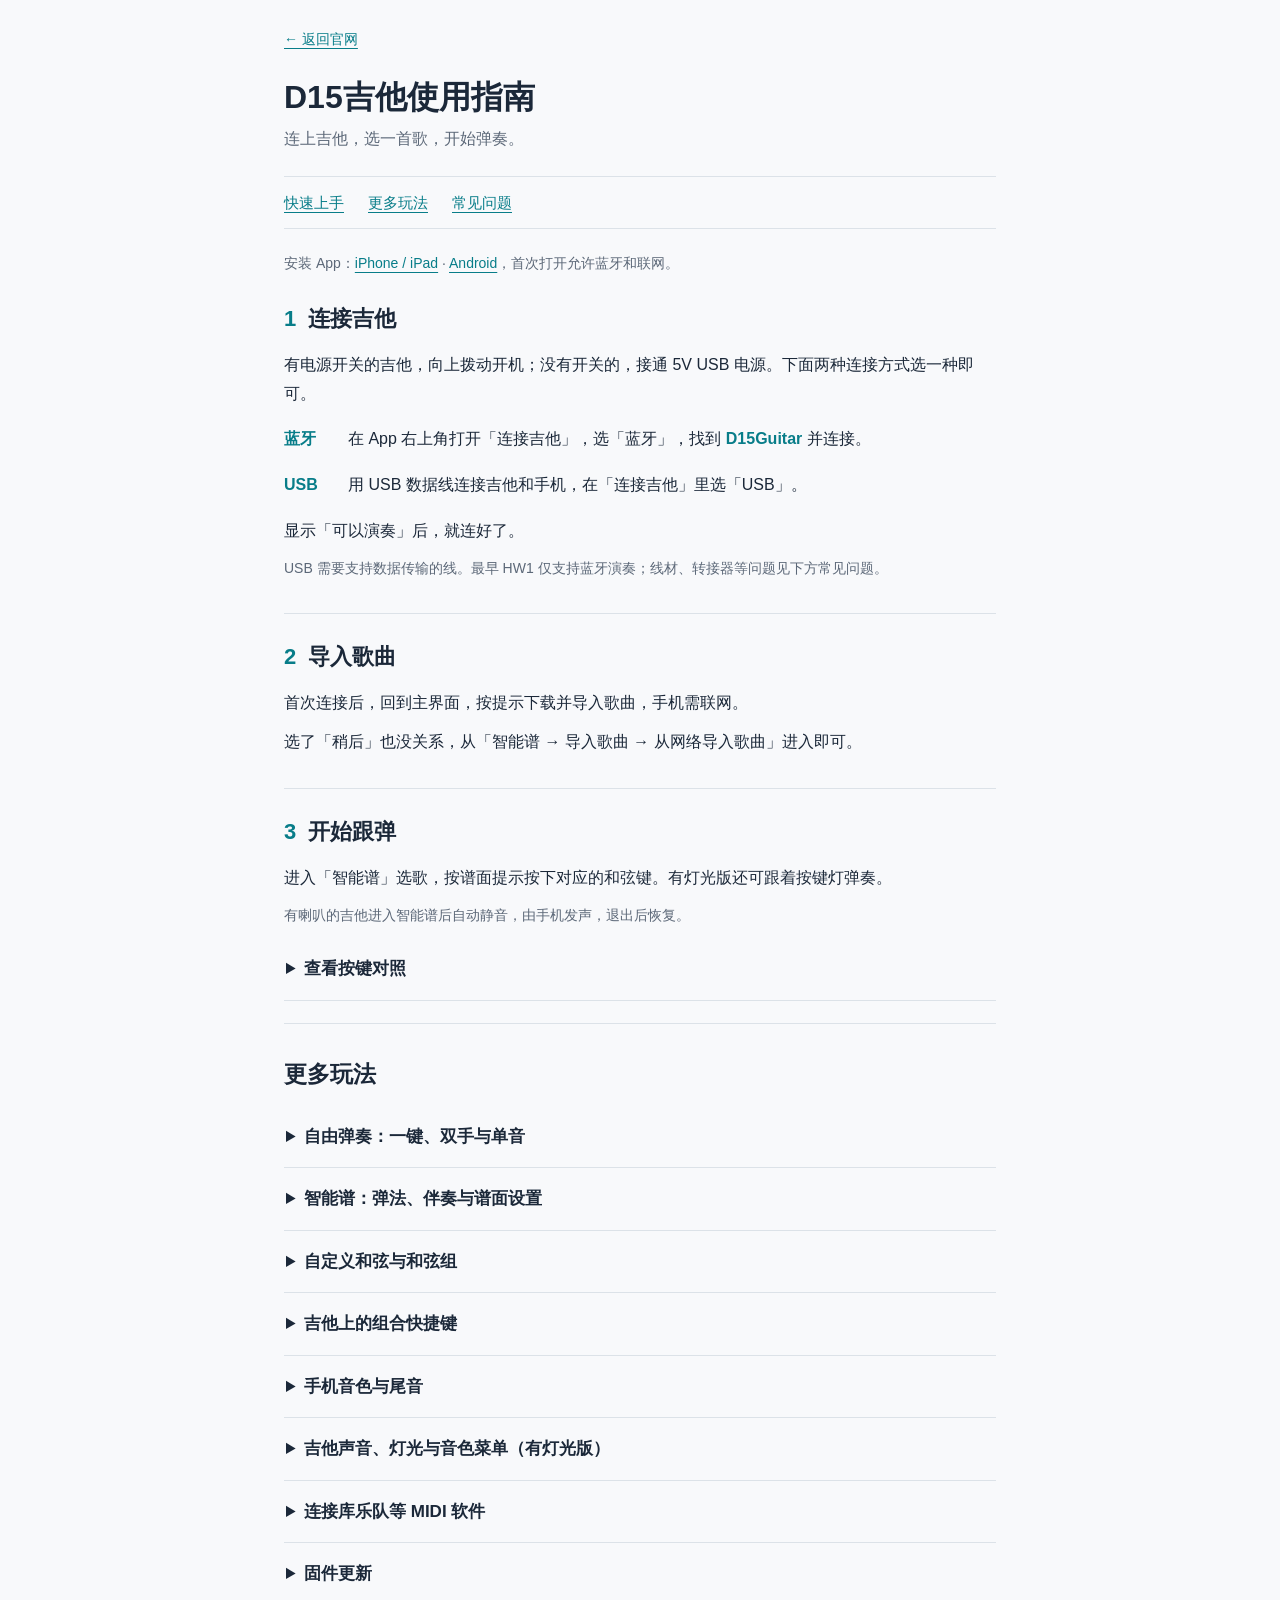
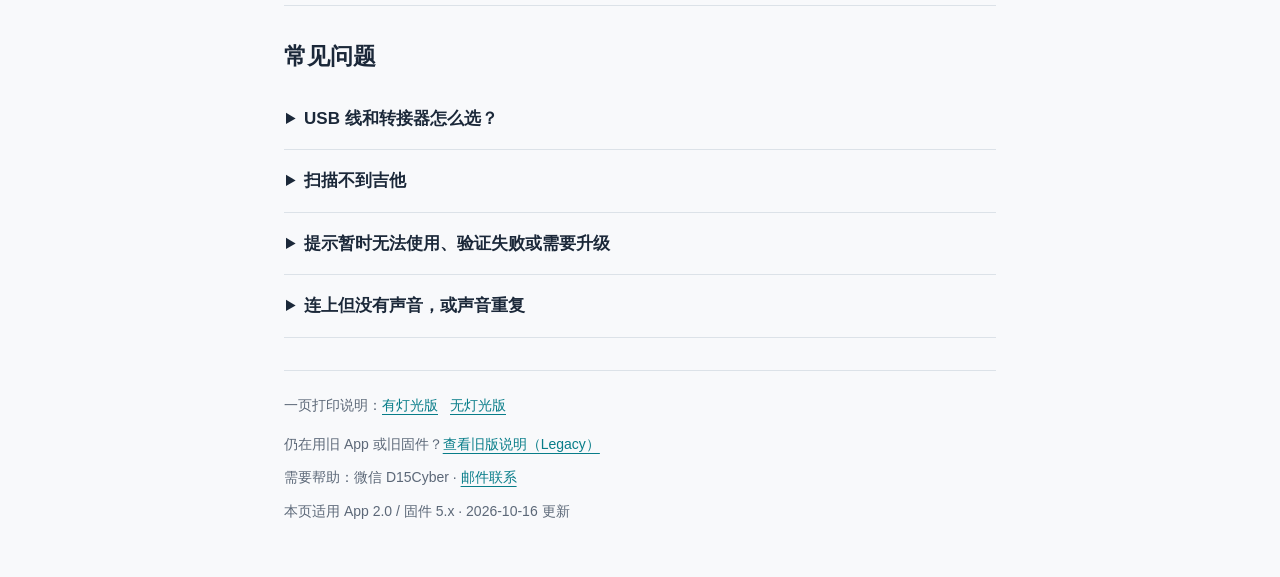
<file: legacy/v2.0/usage-guide.html>
<!doctype html>
<html lang="zh-CN"><head><meta charset="utf-8"><meta name="viewport" content="width=device-width,initial-scale=1"><title>D15吉他 使用说明</title><style>
:root{color-scheme:light dark;--bg:#f8f9fb;--ink:#1b2839;--muted:#5c6878;--line:#dce2e8;--accent:#087d89;--panel:#fff}
@media(prefers-color-scheme:dark){:root{--bg:#10141a;--ink:#ecf0f5;--muted:#a6b1bf;--line:#303a47;--accent:#65d5de;--panel:#171e28}}
*{box-sizing:border-box}html{scroll-behavior:smooth;scroll-padding-top:24px}body{margin:0;background:var(--bg);color:var(--ink);font:16px/1.8 -apple-system,BlinkMacSystemFont,"PingFang SC","Microsoft YaHei",sans-serif}main{max-width:760px;margin:auto;padding:25px 24px 45px}a{color:var(--accent);text-underline-offset:4px}a:focus-visible,summary:focus-visible{outline:2px solid var(--accent);outline-offset:4px}.back{font-size:14px}h1{font-size:32px;line-height:1.35;margin:22px 0 6px}header>p{color:var(--muted);margin:0 0 22px}.jump{display:flex;gap:24px;flex-wrap:wrap;border-block:1px solid var(--line);padding:12px 0;font-size:15px}h2{font-size:23px;line-height:1.4;margin:34px 0 16px}h3{font-size:18px;margin:22px 0 8px}p,ul,ol{margin:10px 0}li+li{margin-top:7px}.install,.small{font-size:14px;color:var(--muted)}.install{margin:22px 0 0}.step{padding:4px 0 22px;border-bottom:1px solid var(--line)}.step h2{margin-top:24px;font-size:22px}.step h2 span{display:inline-block;color:var(--accent);margin-right:12px;font-variant-numeric:tabular-nums}.route{display:grid;grid-template-columns:48px 1fr;column-gap:16px;margin:17px 0}.route p{margin:0}.route strong{color:var(--accent)}details{border-bottom:1px solid var(--line);margin:0}summary{cursor:pointer;line-height:1.5;padding:18px 2px;font-size:17px;font-weight:600}.detail-body,details>p,details>ol,details>ul,details>.table{margin-bottom:18px}details h3{font-size:17px}.table{overflow-x:auto}table{width:100%;border-collapse:collapse;font-size:15px}th,td{padding:9px 10px;text-align:left;vertical-align:top;border-bottom:1px solid var(--line)}th{color:var(--muted);font-weight:600}#free td:first-child{white-space:nowrap}.keys{display:block;max-width:100%;max-height:440px;margin:15px auto;background:white;border-radius:6px}footer{font-size:14px;color:var(--muted);margin-top:32px;padding-top:14px;border-top:1px solid var(--line)}footer p{margin:8px 0}.downloads a{display:inline-block;margin:0 12px 6px 0}section#more{margin-top:34px}.note{font-size:14px;color:var(--muted)}@media(max-width:420px){main{padding:20px 18px 36px}h1{font-size:28px}.jump{gap:20px}.route{column-gap:12px}th,td{padding:8px 6px}}@media print{body{background:#fff;color:#1b2839}.back,.jump{display:none}main{max-width:none}}
</style></head><body><main>
<a class="back" href="https://d15cyber.com/">← 返回官网</a>
<header><h1>D15吉他使用指南</h1><p>连上吉他，选一首歌，开始弹奏。</p></header>
<nav class="jump" aria-label="页内目录"><a href="#start">快速上手</a><a href="#more">更多玩法</a><a href="#faq">常见问题</a></nav>
<div id="start"><p class="install">安装 App：<a href="https://apps.apple.com/cn/app/d15%E5%90%89%E4%BB%96/id6799462676">iPhone / iPad</a> · <a href="https://download.d15cyber.com/downloads/android/D15Guitar-Android-latest.apk">Android</a>，首次打开允许蓝牙和联网。</p>
<section class="step" id="connect"><h2><span>1</span>连接吉他</h2>
<p>有电源开关的吉他，向上拨动开机；没有开关的，接通 5V USB 电源。下面两种连接方式选一种即可。</p>
<div class="route" id="bluetooth"><strong>蓝牙</strong><p>在 App 右上角打开「连接吉他」，选「蓝牙」，找到 <strong>D15Guitar</strong> 并连接。</p></div>
<div class="route" id="usb"><strong>USB</strong><p>用 USB 数据线连接吉他和手机，在「连接吉他」里选「USB」。</p></div>
<p>显示「可以演奏」后，就连好了。</p>
<p class="small">USB 需要支持数据传输的线。最早 HW1 仅支持蓝牙演奏；线材、转接器等问题见下方常见问题。</p></section>
<section class="step" id="import"><h2><span>2</span>导入歌曲</h2>
<p>首次连接后，回到主界面，按提示下载并导入歌曲，手机需联网。</p>
<p>选了「稍后」也没关系，从「智能谱 → 导入歌曲 → 从网络导入歌曲」进入即可。</p></section>
<section class="step" id="play"><h2><span>3</span>开始跟弹</h2>
<p>进入「智能谱」选歌，按谱面提示按下对应的和弦键。有灯光版还可跟着按键灯弹奏。</p>
<p class="small">有喇叭的吉他进入智能谱后自动静音，由手机发声，退出后恢复。</p>

<details id="keys"><summary>查看按键对照</summary>
<div class="detail-body"><p>吉他竖拿，从上往下看。默认 C 和弦组的按键如下；切换和弦组、移调或跟弹歌曲后，请以 App 谱面提示为准。</p><img class="keys" alt="默认 C 组：第一排左8 G7、右4 F；第二排左7 Bdim、右3 Em；第三排左6 Am、右2 Dm；第四排左5 G、右1 C；底排左10分解、右9扫弦" src="[data-uri]"></div></details>
</section></div>
<section id="more"><h2>更多玩法</h2>

<details id="free"><summary>自由弹奏：一键、双手与单音</summary>
<div class="detail-body"><p>不打开歌曲，也可以按自己的节奏演奏。在控制页「演奏设置」中选择分解 / 扫弦、节奏型、BPM、移调和演奏模式。</p>
<div class="table">
<table><thead><tr><th>模式</th><th>怎么弹</th></tr></thead><tbody><tr><td>一键弹奏</td><td>按和弦键触发演奏，按当前选择的分解或扫弦节奏播放。</td></tr><tr><td>双手弹奏</td><td>左手选和弦，右手按分解键或扫弦键触发。</td></tr><tr><td>单音</td><td>八个和弦键分别演奏单个音符，适合弹旋律。</td></tr></tbody></table></div>
<p>有灯光版开机后可直接独立演奏；无灯光版需要连接手机或电脑发声。</p></div></details>

<details id="score"><summary>智能谱：弹法、伴奏与谱面设置</summary>
<div class="detail-body"><h3>两种吉他弹法</h3>
<ul><li><strong>精准原谱：</strong>歌曲包含原谱吉他轨时，按原谱音符和节奏演奏。</li><li><strong>自选节奏型：</strong>使用自己选择的分解 / 扫弦和节奏型配合歌曲。</li></ul>
<p>BPM 和移调在两种弹法下都可调；分解 / 扫弦、节奏型只用于自选节奏型。演奏模式可独立选择一键弹奏或双手弹奏。</p>
<h3>常用操作</h3>
<ul><li><strong>伴奏：</strong>顶部快捷键开关伴奏；在设置中分别调整主旋律、吉他、节拍器和鼓机等音量。</li><li><strong>和弦名称：</strong>切换字母或数字显示；数字只显示根音，C、D、E、F、G、A、B 对应 1–7。也可点谱面上的和弦名称切换。</li><li><strong>谱面：</strong>顶部快捷键循环切换三种谱面显示；设置中可调整谱面大小。</li><li><strong>跳过前奏：</strong>从顶部快捷键跳到可开始跟弹的位置。</li><li><strong>自动播放：</strong>可先听整首歌曲，再切回吉他跟弹练习。</li></ul>
<p>拖动时间线可调整练习位置。演奏结束后退出谱面，会停止本次歌曲播放。</p>
<div>
<h3>导入、更新和管理歌曲</h3>
<p>「智能谱 → 导入歌曲」中可从网络下载官方曲包，也可使用菜单里的文件等导入方式。「管理」中可整理或删除本机歌曲。</p>
<p>网络导入需要这台手机曾连接并验证过配套吉他，取得资格后不要求下载时一直连接。导入官方曲包会更新同编号歌曲，保留其他歌曲；重要的自编歌曲请另存备份。</p>
<p>不同版本曲谱格式可能不同；旧曲谱或自行制作的文件应按当前导入入口支持的格式使用。</p></div>

<div>
<h3>平滑衔接与吉他本地声音</h3>
<p>「弹奏 → 其他」中可查看平滑衔接等较少使用的选项。平滑衔接用于在相邻演奏段之间自然连接，具体触发方式随演奏模式变化。</p>
<p>有喇叭的吉他默认在智能谱中静音。需要同时发声时，可在「弹奏 → 其他 → 吉他本地声音」手动开启；吉他本地演奏与手机原谱声音可能不一致。</p></div></div></details>
<details>
<summary>自定义和弦与和弦组</summary>
<ol><li>在控制页「演奏设置 → 和弦组」中选择 C 组、G 组或自定义组。</li><li>在「自定义按键」编辑八个按键的和弦，也可先复制 C 组或 G 组。</li><li>连接吉他后点「同步到吉他」；需要读取琴中已有配置时点「从吉他读取」。</li></ol>
<p>连接时如提示有修改待同步，选「使用吉他设置」或「使用 App 设置」，决定以哪一端为准。</p></details>

<details>
<summary>吉他上的组合快捷键</summary>
<p>同时按住最下面的<strong>分解键（10）和扫弦键（9）</strong>，再按下表中的和弦键。完成后松开组合键，恢复演奏。</p>
<div class="table">
<table><thead><tr><th>再按哪个键</th><th>功能</th></tr></thead><tbody><tr><td>1 / 2</td><td>移调升 / 降一个半音</td></tr><tr><td>1 + 2</td><td>移调归零</td></tr><tr><td>3</td><td>切换和弦组</td></tr><tr><td>5 / 6</td><td>BPM 加 / 减；按住可连续调节</td></tr><tr><td>5 + 6</td><td>BPM 恢复 75</td></tr><tr><td>7</td><td>切换节奏型</td></tr><tr><td>8</td><td>循环切换一键弹奏 / 双手弹奏 / 单音</td></tr></tbody></table></div>
<p class="small">这些是自由弹奏的琴上快捷键。智能谱中的歌曲速度、音调和弹法，请在歌曲设置里调整。</p></details>


<details id="phone-sound"><summary>手机音色与尾音</summary>
<div class="detail-body">
<p>在控制页「手机声音」选择音源和音色。内置「吉他专用」主要提供吉他音色，「通用乐器」供多种乐器使用；伴奏按歌曲的轨道选择对应音色。</p>
<p>「手机尾音」A 保留自然余音，B 按节奏收尾；精准原谱按音符时值播放。带音色菜单的吉他可使用「跟随吉他音色」，让手机在自由弹奏时跟随吉他选择的乐器。</p></div></details>

<details id="sound-light"><summary>吉他声音、灯光与音色菜单（有灯光版）</summary>
<div class="detail-body">
<ul><li><strong>开机：</strong>电源开关向上拨，按任意和弦键即可独立弹奏。</li><li><strong>充电：</strong>用 USB 线接 5V USB 电源，充电时指示灯亮，充满后熄灭。</li><li><strong>音量：</strong>短按音量键，在 1–4 档与静音之间循环。</li><li><strong>App 调节：</strong>连接后可调整吉他音量档位、尾音、混响，以及按键灯、待机灯和开机提示。</li></ul>
<p>音量档位和混响等调节可即时试听，需长期保留时按页面上的「保存到吉他」或「保存档位设置」。标为自动保存的灯光、开机提示设置会自动保存。手机与吉他音量分别控制。</p><h3>选择吉他上的音色</h3>
<p>长按音量键约 1 秒打开菜单。按亮着的键选择；进入吉他组后先松键，再选具体音色。选择后松键，再开始演奏。菜单约 10 秒未操作会退出，保留原音色。</p>
<p>下表均按吉他<strong>竖拿，从上往下、每排左到右</strong>排列。</p>
<div class="table">
<table><thead><tr><th>位置</th><th>左键</th><th>右键</th></tr></thead><tbody><tr><td>第 1 排</td><td>吉他组</td><td>过载吉他</td></tr><tr><td>第 2 排</td><td>标准鼓</td><td>贝斯</td></tr><tr><td>第 3 排</td><td>Banjo</td><td>未使用</td></tr><tr><td>第 4 排</td><td>未使用</td><td>未使用</td></tr><tr><td>最下排</td><td>生活趣味</td><td>环境声</td></tr></tbody></table></div>
<h3>吉他组</h3>
<div class="table">
<table><thead><tr><th>位置</th><th>左键</th><th>右键</th></tr></thead><tbody><tr><td>第 1 排</td><td>Filtered Gtr（开机默认）</td><td>FG460s Pure Gtr</td></tr><tr><td>第 2 排</td><td>FG460s Mega Gtr</td><td>Equalized Guitar</td></tr><tr><td>第 3 排</td><td>Stabilized Gtr</td><td>Jazz Gt.</td></tr><tr><td>第 4 排</td><td>Steel-str.Gt</td><td>未使用</td></tr></tbody></table></div>
<p>过载、鼓、贝斯和 Banjo 选好后，仍按原来的和弦、分解和扫弦方式演奏。</p>
<h3>生活趣味 / 环境声</h3>
<p><strong>生活趣味：</strong>前四排依次是海浪 / 鸟鸣、电话 / 直升机、掌声 / 枪声、警笛 / 脚步。</p>
<p><strong>环境声：</strong>前两排依次是雨声 / 溪流、气泡 / 白噪音。按一次开始，再按同一键停止，换键切换声音。</p>
<p>长按音量键可返回一级音色菜单。</p></div></details>

<details id="other"><summary>连接库乐队等 MIDI 软件</summary>
<div class="detail-body"><p>D15吉他也可作为 MIDI 控制器使用，声音由库乐队等软件的乐器轨道产生。第三方软件不会提供 D15 App 的智能谱、设备设置等功能。</p>
<div>
<h3>Mac / iPhone / iPad 的库乐队</h3>
<p><strong>Mac 蓝牙：</strong>打开「音频 MIDI 设置 → 窗口 → 显示 MIDI 工作室 → 配置蓝牙」，连接吉他；再在库乐队选择软件乐器轨道。</p>
<p><strong>Mac USB：</strong>支持 USB MIDI 的吉他接入后，在库乐队选择软件乐器轨道。不要同时接通同一把琴的蓝牙 MIDI 输入。</p>
<p><strong>iPhone / iPad：</strong>在库乐队的设置中找到「高级 → 蓝牙 MIDI 设备」并连接，然后打开一个触控乐器；支持 USB MIDI 的吉他也可通过合适的数据线或转接器使用。</p>
<p class="small">Apple 操作说明：<a href="https://support.apple.com/zh-cn/guide/audio-midi-setup/ams33f013765/mac">Mac 蓝牙 MIDI</a> / <a href="https://support.apple.com/zh-cn/guide/garageband-iphone/chse356a0321/ios">iPhone 库乐队</a>。</p></div>
<div>
<h3>其他手机或电脑 MIDI 软件</h3>
<p>先确认软件支持 USB MIDI 或 BLE MIDI，然后在它的 MIDI 输入设置中选择吉他，并加载可发声的乐器。不同软件的蓝牙入口可能不同；不能只在系统蓝牙里配对后就认为已经接通 MIDI。</p></div></div></details>

<details id="update"><summary>固件更新</summary>
<div class="detail-body"><div>
<h3>已是 5.x：在手机上更新</h3>
<ol><li>让<strong>吉他与手机通过蓝牙连接</strong>，并保证电量充足。</li><li>打开「连接吉他 → 设备信息与更新 → 固件更新」。检查更新不会立即刷写吉他。</li><li>发现新版后，点「下载并升级」，等待传输完成和吉他自动重启。</li></ol>
<p>App 在线升级目前<strong>仅支持蓝牙</strong>。USB 可以供电；无需按 BOOT / RESET。升级过程中保持连接，不要关闭吉他或退出 App。</p>
<p>如提示超时，先重新连接并查看当前版本，再决定是否重试。</p></div>

<div>
<h3>4.5 等旧固件：先用电脑升级</h3>
<p>旧固件不能直接使用 App 的在线升级流程。需使用电脑和 ESP Tool，按吉他型号选择对应的手动升级包及随包说明；不要混刷其他型号。</p>
<p>升级到配套 5.x 固件后，即可使用新版 App 和后续蓝牙升级。需要升级包或不确定型号时，请联系售后。</p></div></div></details>
</section>
<section id="faq"><h2>常见问题</h2>

<details><summary>USB 线和转接器怎么选？</summary>
<div class="detail-body"><p>使用支持数据传输的线；仅充电线不能连接 MIDI。USB-C 手机可用合适的数据线；Lightning 接口需要支持 USB 外设的转接器。Android 转接器需支持 OTG，部分手机需在系统设置里开启 OTG。</p><p>最早 HW1 的 USB 仅用于供电和电脑刷机，演奏请选蓝牙。其他无灯光款和有灯光款按实际支持的连接方式使用。</p></div></details>
<details>
<summary>扫描不到吉他</summary>
<p>检查吉他电源、手机蓝牙和 App 蓝牙权限。断开其他手机、电脑上的连接，再回到 App 扫描；旧名称设备可尝试关闭名称过滤。</p></details>
<details>
<summary>提示暂时无法使用、验证失败或需要升级</summary>
<p>先断开重连。若仍失败，核对固件版本；旧固件需先用电脑更新。不要因此删除 App 或清空歌曲。联系售后时提供页面提示、设备型号和 MAC 地址。</p></details>
<details>
<summary>连上但没有声音，或声音重复</summary>
<p>确认已经显示「可以演奏」，检查手机媒体音量、静音状态和音频输出是否去了耳机。第三方软件还需选中可发声的乐器轨道。重复发声时，先确认没有同时启用 USB 和蓝牙两路 MIDI。</p></details></section>
<footer>
<p class="downloads">一页打印说明：<a href="https://d15cyber.com/help/print/quick-start-with-lights.pdf">有灯光版</a><a href="https://d15cyber.com/help/print/quick-start-without-lights.pdf">无灯光版</a></p>
<p>仍在用旧 App 或旧固件？<a href="https://d15cyber.com/help/legacy/">查看旧版说明（Legacy）</a></p>
<p>需要帮助：微信 D15Cyber · <a href="mailto:84798012@qq.com">邮件联系</a></p>
<p class="small">本页适用 App 2.0 / 固件 5.x · 2026-10-16 更新</p>
</footer></main></body></html>
</file>
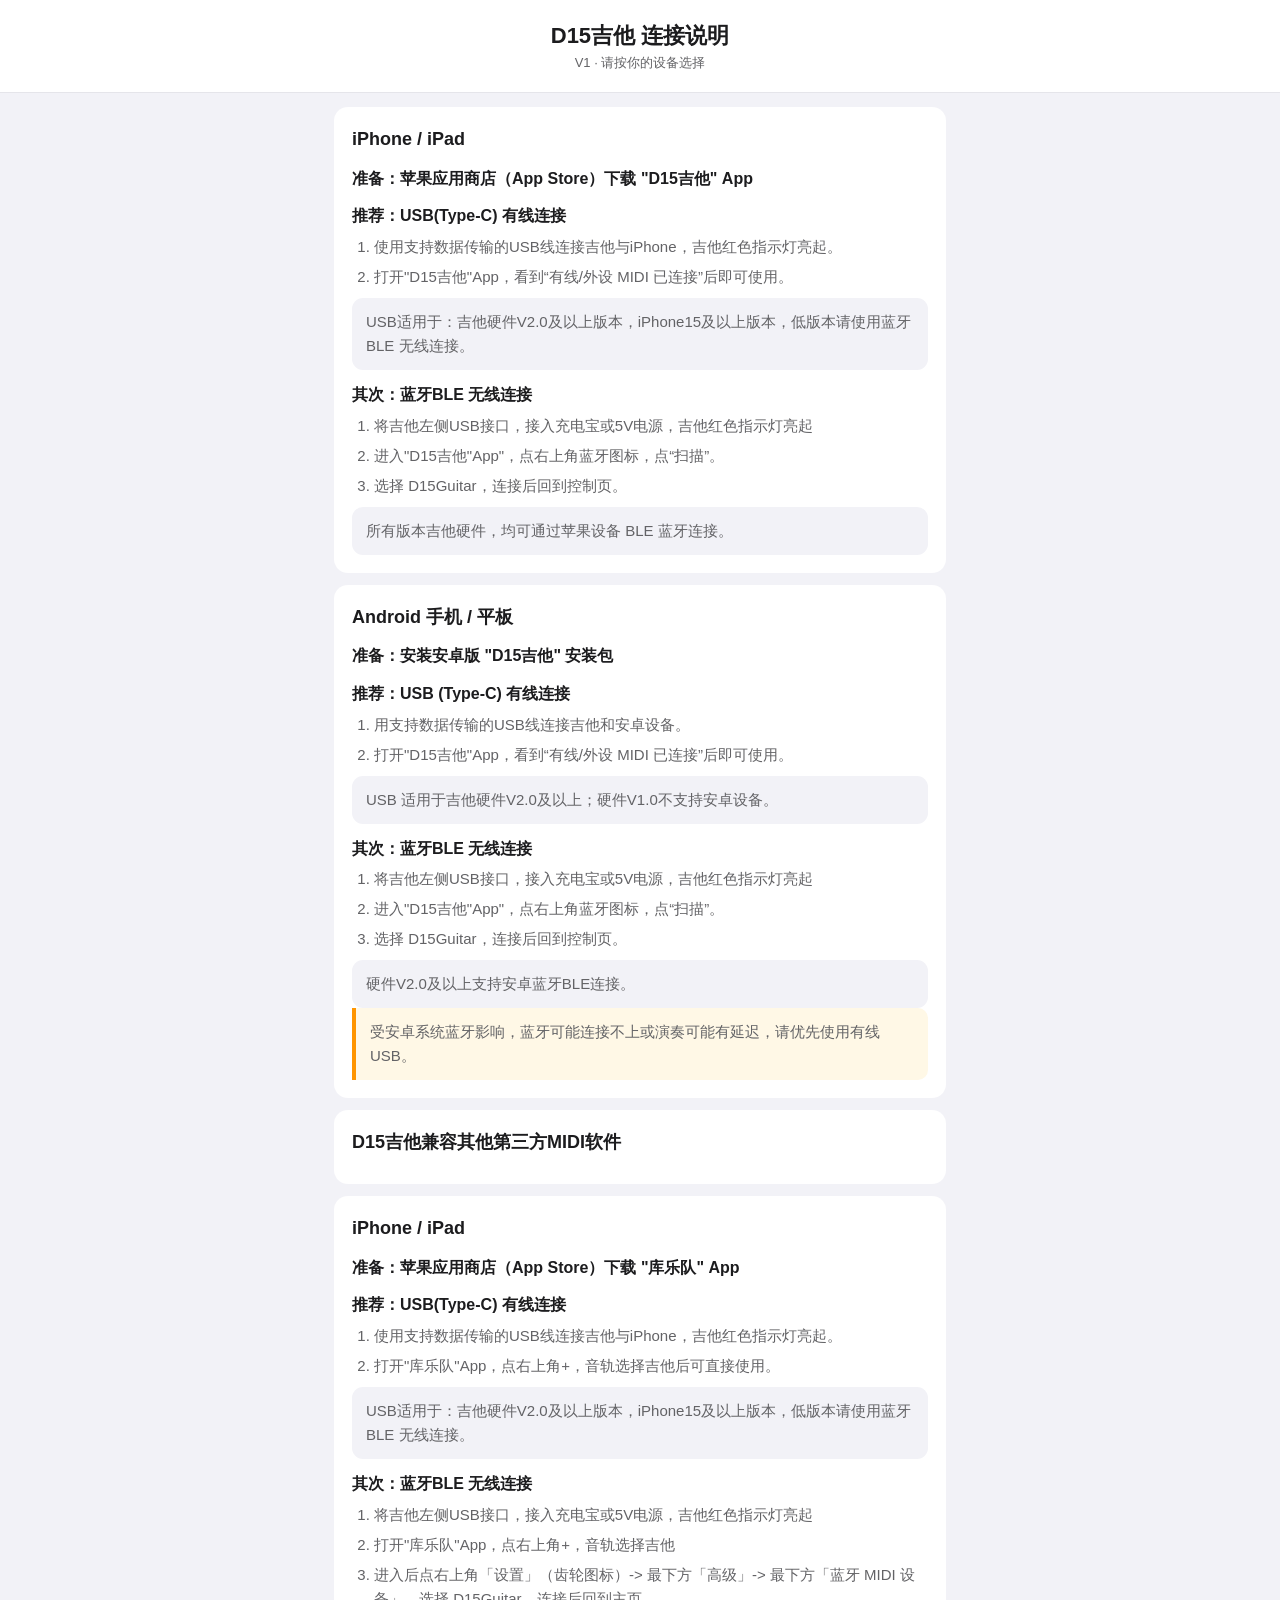
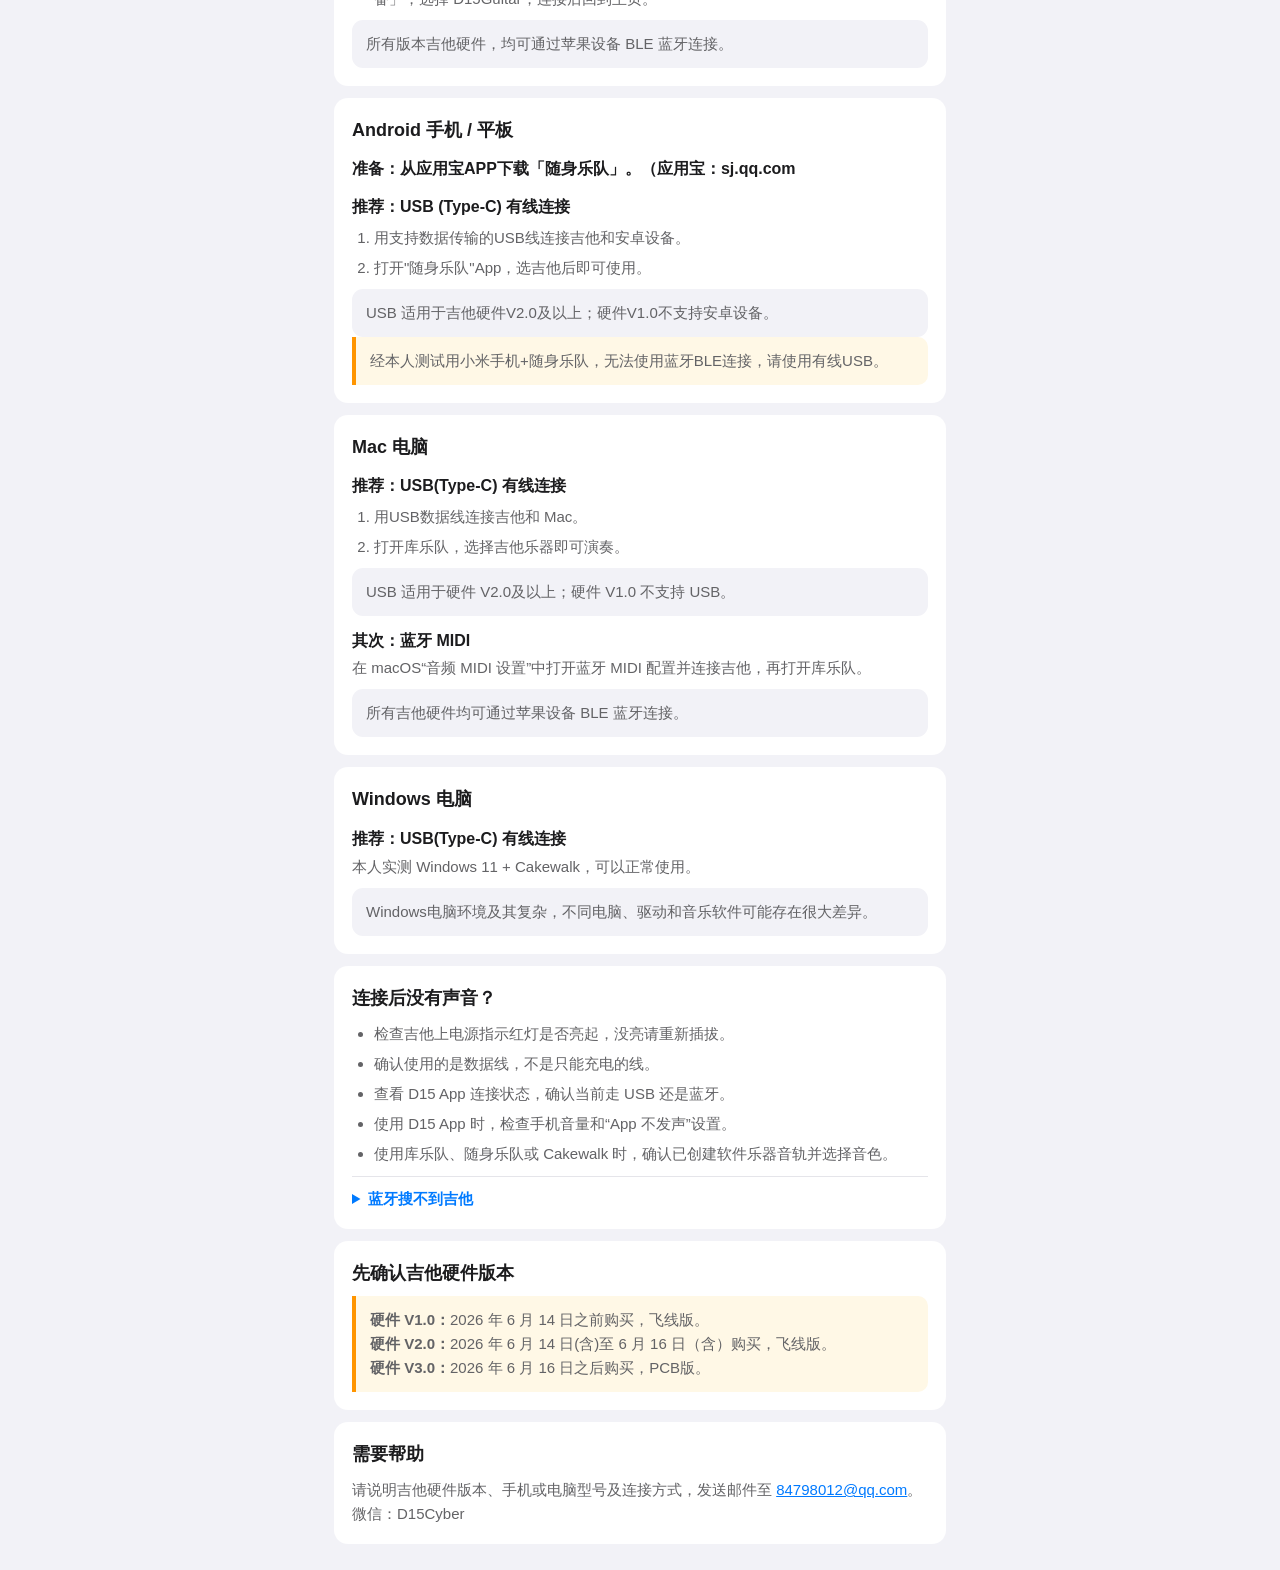
<file: legacy/v4.5/connection-guide.html>
<!DOCTYPE html>
<html lang="zh-CN"><head><meta charset="UTF-8"><meta name="viewport" content="width=device-width,initial-scale=1,maximum-scale=1,user-scalable=no"><title>D15吉他 连接说明</title>
<style>
:root{--a:#007aff;--t:#1c1c1e;--s:#636366;--b:#f2f2f7;--c:#fff;--line:#e5e5ea;--warn:#fff8e6}*{box-sizing:border-box;margin:0;padding:0}body{font-family:-apple-system,"PingFang SC",sans-serif;background:var(--b);color:var(--t);line-height:1.6}.head{position:sticky;top:0;z-index:2;padding:18px;text-align:center;background:var(--c);border-bottom:1px solid var(--line)}h1{font-size:22px}.ver,p,li{color:var(--s);font-size:15px}.ver{font-size:13px}.wrap{max-width:640px;margin:auto;padding:14px}.card{margin-bottom:12px;padding:18px;border-radius:14px;background:var(--c)}h2{margin-bottom:9px;font-size:18px}h3{margin:12px 0 3px;font-size:16px}ol,ul{padding-left:22px}li{margin:6px 0}.main{color:var(--t)}.a{color:var(--a);font-weight:600}.flow{margin-top:9px;padding:12px 14px;border-radius:11px;background:var(--b)}.warn{padding:12px 14px;border-left:4px solid #ff9500;border-radius:0 10px 10px 0;background:var(--warn)}details{margin-top:10px;border-top:1px solid var(--line);padding-top:10px}summary{color:var(--a);font-size:15px;font-weight:600;cursor:pointer}a{color:var(--a)}@media(prefers-color-scheme:dark){:root{--t:#fff;--s:#b0b0b5;--b:#000;--c:#1c1c1e;--line:#38383a;--warn:#2d2618}}
</style></head><body><header class="head"><h1>D15吉他 连接说明</h1><div class="ver">V1 · 请按你的设备选择</div></header><main class="wrap">

<section class="card"><h2>iPhone / iPad</h2>
    <h3>准备：苹果应用商店（App Store）下载 "D15吉他" App</h3>
    <h3>推荐：USB(Type-C) 有线连接</h3><ol><li>使用支持数据传输的USB线连接吉他与iPhone，吉他红色指示灯亮起。</li><li>打开"D15吉他"App，看到“有线/外设 MIDI 已连接”后即可使用。</li></ol><p class="flow">USB适用于：吉他硬件V2.0及以上版本，iPhone15及以上版本，低版本请使用蓝牙BLE 无线连接。</p><h3>其次：蓝牙BLE 无线连接</h3><ol><li>将吉他左侧USB接口，接入充电宝或5V电源，吉他红色指示灯亮起</li><li>进入"D15吉他"App"，点右上角蓝牙图标，点“扫描”。</li><li>选择 D15Guitar，连接后回到控制页。</li></ol><p class="flow">所有版本吉他硬件，均可通过苹果设备 BLE 蓝牙连接。</p></section>

<section class="card"><h2>Android 手机 / 平板</h2>
    <h3>准备：安装安卓版 "D15吉他" 安装包</h3>
    <h3>推荐：USB (Type‑C) 有线连接</h3><ol><li>用支持数据传输的USB线连接吉他和安卓设备。</li><li>打开"D15吉他"App，看到“有线/外设 MIDI 已连接”后即可使用。</li></ol><p class="flow">USB 适用于吉他硬件V2.0及以上；硬件V1.0不支持安卓设备。</p><h3>其次：蓝牙BLE 无线连接</h3><ol><li>将吉他左侧USB接口，接入充电宝或5V电源，吉他红色指示灯亮起</li><li>进入"D15吉他"App"，点右上角蓝牙图标，点“扫描”。</li><li>选择 D15Guitar，连接后回到控制页。</li></ol><p class="flow">硬件V2.0及以上支持安卓蓝牙BLE连接。</p><div class="warn"><p>受安卓系统蓝牙影响，蓝牙可能连接不上或演奏可能有延迟，请优先使用有线USB。</p></div></section>

<section class="card"><h2>D15吉他兼容其他第三方MIDI软件</h2></section>

<section class="card"><h2>iPhone / iPad</h2>
    <h3>准备：苹果应用商店（App Store）下载 "库乐队" App</h3>
    <h3>推荐：USB(Type-C) 有线连接</h3><ol><li>使用支持数据传输的USB线连接吉他与iPhone，吉他红色指示灯亮起。</li><li>打开"库乐队"App，点右上角+，音轨选择吉他后可直接使用。</li></ol><p class="flow">USB适用于：吉他硬件V2.0及以上版本，iPhone15及以上版本，低版本请使用蓝牙BLE 无线连接。</p><h3>其次：蓝牙BLE 无线连接</h3><ol><li>将吉他左侧USB接口，接入充电宝或5V电源，吉他红色指示灯亮起</li><li>打开"库乐队"App，点右上角+，音轨选择吉他</li><li>进入后点右上角「设置」（齿轮图标）-> 最下方「高级」-> 最下方「蓝牙 MIDI 设备」，选择 D15Guitar，连接后回到主页。</li></ol><p class="flow">所有版本吉他硬件，均可通过苹果设备 BLE 蓝牙连接。</p></section>

<section class="card"><h2>Android 手机 / 平板</h2>
    <h3>准备：从应用宝APP下载「随身乐队」。（应用宝：sj.qq.com</h3>
    <h3>推荐：USB (Type‑C) 有线连接</h3><ol><li>用支持数据传输的USB线连接吉他和安卓设备。</li><li>打开"随身乐队"App，选吉他后即可使用。</li></ol><p class="flow">USB 适用于吉他硬件V2.0及以上；硬件V1.0不支持安卓设备。</p><div class="warn"><p>经本人测试用小米手机+随身乐队，无法使用蓝牙BLE连接，请使用有线USB。</p></div></section>

<section class="card"><h2>Mac 电脑</h2><h3>推荐：USB(Type-C) 有线连接</h3>
    <ol><li>用USB数据线连接吉他和 Mac。</li><li>打开库乐队，选择吉他乐器即可演奏。</li></ol><p class="flow">USB 适用于硬件 V2.0及以上；硬件 V1.0 不支持 USB。</p><h3>其次：蓝牙 MIDI</h3><p>在 macOS“音频 MIDI 设置”中打开蓝牙 MIDI 配置并连接吉他，再打开库乐队。<p class="flow">所有吉他硬件均可通过苹果设备 BLE 蓝牙连接。</p></p></section>

<section class="card"><h2>Windows 电脑</h2><h3>推荐：USB(Type-C) 有线连接</h3><p>本人实测 Windows 11 + Cakewalk，可以正常使用。</p><p class="flow">Windows电脑环境及其复杂，不同电脑、驱动和音乐软件可能存在很大差异。</p></section>

<section class="card"><h2>连接后没有声音？</h2><ul><li>检查吉他上电源指示红灯是否亮起，没亮请重新插拔。</li><li>确认使用的是数据线，不是只能充电的线。</li><li>查看 D15 App 连接状态，确认当前走 USB 还是蓝牙。</li><li>使用 D15 App 时，检查手机音量和“App 不发声”设置。</li><li>使用库乐队、随身乐队或 Cakewalk 时，确认已创建软件乐器音轨并选择音色。</li></ul><details><summary>蓝牙搜不到吉他</summary><p>确认硬件版本支持蓝牙，并检查吉他是否已被另一台设备或其他 App 占用。断开其他连接后重新扫描，必要时重启吉他和蓝牙。</p></details></section>

<section class="card"><h2>先确认吉他硬件版本</h2><div class="warn"><p><b>硬件 V1.0：</b>2026 年 6 月 14 日之前购买，飞线版。</p><p><b>硬件 V2.0：</b>2026 年 6 月 14 日(含)至 6 月 16 日（含）购买，飞线版。</p><p><b>硬件 V3.0：</b>2026 年 6 月 16 日之后购买，PCB版。</p></div></section>

<section class="card"><h2>需要帮助</h2><p>请说明吉他硬件版本、手机或电脑型号及连接方式，发送邮件至 <a href="mailto:84798012@qq.com">84798012@qq.com</a>。</p>
<p>微信：D15Cyber </p></section>
</main></body></html>
</file>
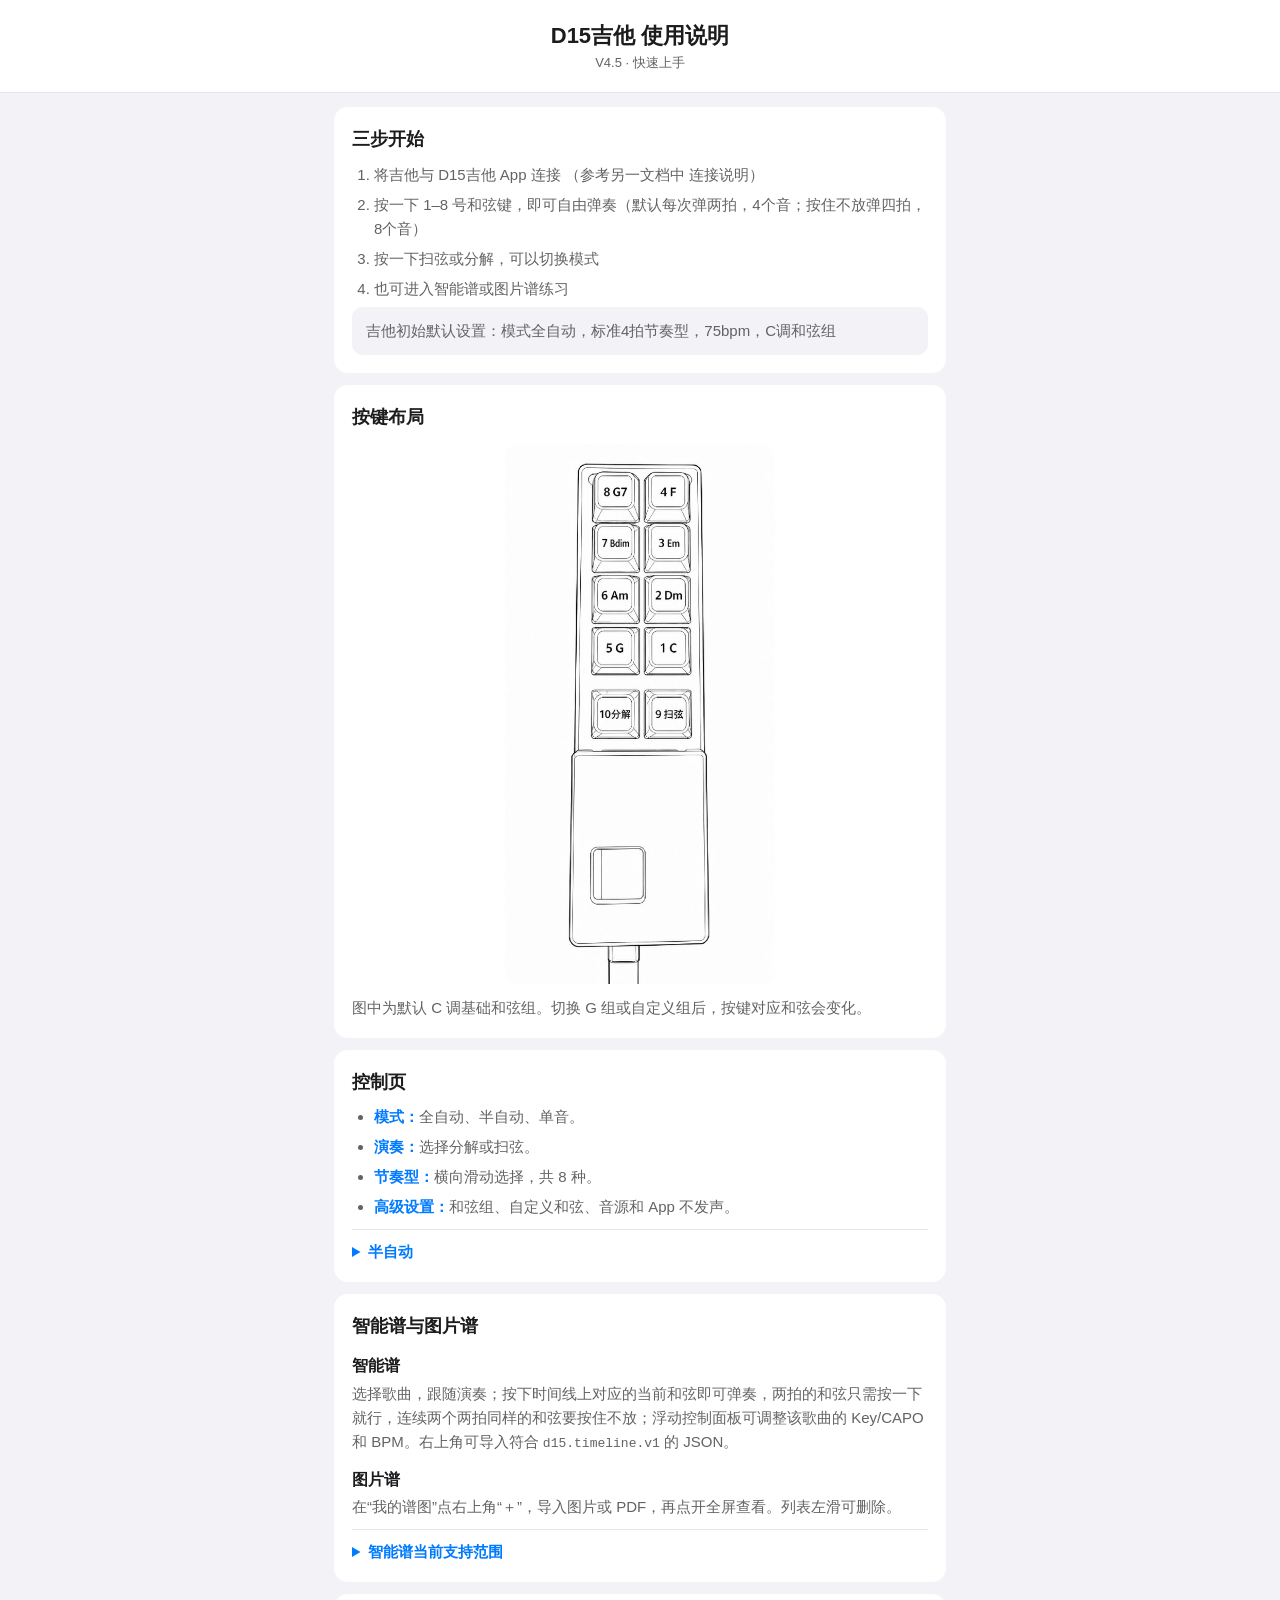
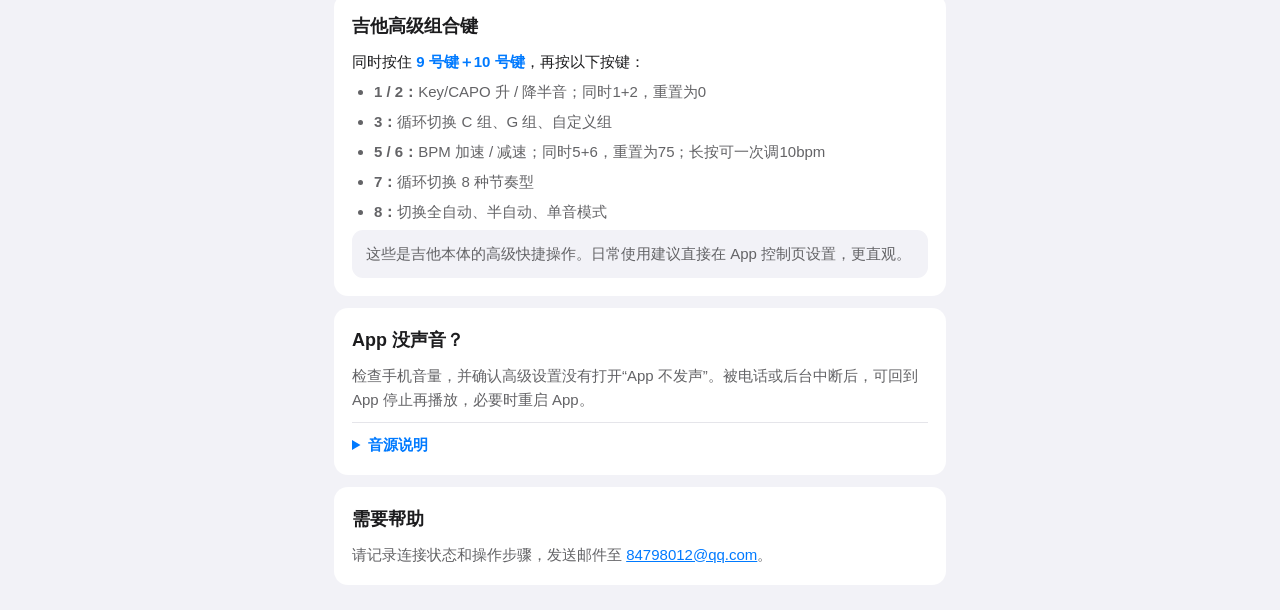
<file: legacy/v4.5/usage-guide.html>
<!DOCTYPE html>
<html lang="zh-CN">
<head>
<meta charset="UTF-8"><meta name="viewport" content="width=device-width,initial-scale=1,maximum-scale=1,user-scalable=no">
<title>D15吉他 使用说明</title>
<style>
:root{--a:#007aff;--t:#1c1c1e;--s:#636366;--b:#f2f2f7;--c:#fff;--line:#e5e5ea}*{box-sizing:border-box;margin:0;padding:0}body{font-family:-apple-system,"PingFang SC",sans-serif;background:var(--b);color:var(--t);line-height:1.6}.head{position:sticky;top:0;z-index:2;padding:18px;text-align:center;background:var(--c);border-bottom:1px solid var(--line)}h1{font-size:22px}.ver,p,li{color:var(--s);font-size:15px}.ver{font-size:13px}.wrap{max-width:640px;margin:auto;padding:14px}.card{margin-bottom:12px;padding:18px;border-radius:14px;background:var(--c)}h2{margin-bottom:9px;font-size:18px}h3{margin:12px 0 3px;font-size:16px}ol,ul{padding-left:22px}li{margin:6px 0}.main{color:var(--t)}.a{color:var(--a);font-weight:600}.flow{padding:12px 14px;border-radius:11px;background:var(--b)}details{margin-top:10px;border-top:1px solid var(--line);padding-top:10px}summary{color:var(--a);font-size:15px;font-weight:600;cursor:pointer}.layout{display:block;width:100%;max-width:270px;margin:12px auto;border-radius:10px}code{font-size:13px}a{color:var(--a)}@media(prefers-color-scheme:dark){:root{--t:#fff;--s:#b0b0b5;--b:#000;--c:#1c1c1e;--line:#38383a}}
</style></head>
<body><header class="head"><h1>D15吉他 使用说明</h1><div class="ver">V4.5 · 快速上手</div></header><main class="wrap">
    <section class="card"><h2>三步开始</h2><ol>
        <li>将吉他与 D15吉他 App 连接 （参考另一文档中 连接说明）</li>
        <li>按一下 1–8 号和弦键，即可自由弹奏（默认每次弹两拍，4个音；按住不放弹四拍，8个音）</li>
        <li>按一下扫弦或分解，可以切换模式</li>
        <li>也可进入智能谱或图片谱练习</li>
    </ol>
        <p class="flow">吉他初始默认设置：模式全自动，标准4拍节奏型，75bpm，C调和弦组</p>
    </section>

<section class="card"><h2>按键布局</h2><img class="layout" src="[data-uri]" alt="D15吉他按键布局"><p>图中为默认 C 调基础和弦组。切换 G 组或自定义组后，按键对应和弦会变化。</p></section>


<section class="card"><h2>控制页</h2><ul><li><span class="a">模式：</span>全自动、半自动、单音。</li>
    <li><span class="a">演奏：</span>选择分解或扫弦。</li><li><span class="a">节奏型：</span>横向滑动选择，共 8 种。</li><li><span class="a">高级设置：</span>和弦组、自定义和弦、音源和 App 不发声。</li></ul>
    <details><summary>半自动</summary><p>按住1-8号键，同时按分解或扫弦才会发声；按一下分解/扫弦，弹2拍；按住分解/扫弦不放，弹4拍</p></details>
</section>

<section class="card"><h2>智能谱与图片谱</h2><h3>智能谱</h3><p>选择歌曲，跟随演奏；按下时间线上对应的当前和弦即可弹奏，两拍的和弦只需按一下就行，连续两个两拍同样的和弦要按住不放；浮动控制面板可调整该歌曲的 Key/CAPO 和 BPM。右上角可导入符合 <code>d15.timeline.v1</code> 的 JSON。</p><h3>图片谱</h3><p>在“我的谱图”点右上角“＋”，导入图片或 PDF，再点开全屏查看。列表左滑可删除。</p><details><summary>智能谱当前支持范围</summary><p>当前官方谱以 C 调、C 基础和弦组、CAPO 0 为主，暂不承诺任意调式智能谱完全兼容。</p></details></section>


<section class="card"><h2>吉他高级组合键</h2><p class="main">同时按住 <span class="a">9 号键＋10 号键</span>，再按以下按键：</p><ul><li><b>1 / 2：</b>Key/CAPO 升 / 降半音；同时1+2，重置为0</li><li><b>3：</b>循环切换 C 组、G 组、自定义组</li><li><b>5 / 6：</b>BPM 加速 / 减速；同时5+6，重置为75；长按可一次调10bpm</li><li><b>7：</b>循环切换 8 种节奏型</li><li><b>8：</b>切换全自动、半自动、单音模式</li></ul><p class="flow">这些是吉他本体的高级快捷操作。日常使用建议直接在 App 控制页设置，更直观。</p></section>

<section class="card"><h2>App 没声音？</h2><p>检查手机音量，并确认高级设置没有打开“App 不发声”。被电话或后台中断后，可回到 App 停止再播放，必要时重启 App。</p><details><summary>音源说明</summary><p>App 默认使用 GeneralUser GS v1.471，也可导入 SF2。自定义音源的音质和延音取决于音源文件本身。</p></details></section>

<section class="card"><h2>需要帮助</h2><p>请记录连接状态和操作步骤，发送邮件至 <a href="mailto:84798012@qq.com">84798012@qq.com</a>。</p></section>
</main></body></html>
</file>
<file: editor/style.css>
:root {
  color-scheme: light;
  --bg: #f5f3ee;
  --panel: #ffffff;
  --ink: #202124;
  --muted: #6d7178;
  --line: #d8d3ca;
  --strong-line: #b9b1a5;
  --accent: #1f7a66;
  --accent-dark: #145747;
  --accent-soft: #dff1eb;
  --chord: #255f85;
  --chord-bad: #a4483c;
  --lyric: #7c5a18;
  --warning: #a15c00;
  --danger: #a43d3d;
  --beat-width: 72px;
}

* {
  box-sizing: border-box;
}

body {
  margin: 0;
  min-height: 100vh;
  background: var(--bg);
  color: var(--ink);
  font: 14px/1.45 -apple-system, BlinkMacSystemFont, "Segoe UI", sans-serif;
}

button,
input,
select,
textarea {
  font: inherit;
}

.topbar {
  position: sticky;
  top: 0;
  z-index: 20;
  display: grid;
  grid-template-columns: auto 1fr;
  gap: 16px;
  align-items: center;
  padding: 12px 16px;
  border-bottom: 1px solid var(--line);
  background: rgba(255, 255, 255, 0.94);
  backdrop-filter: blur(12px);
}

.file-actions,
.timeline-tools {
  display: flex;
  align-items: center;
  gap: 8px;
  flex-wrap: wrap;
}

.button,
.icon-button {
  border: 1px solid var(--line);
  background: #fff;
  color: var(--ink);
  border-radius: 6px;
  min-height: 34px;
  padding: 7px 12px;
  cursor: pointer;
}

.button:hover,
.icon-button:hover {
  border-color: var(--accent);
}

.button:disabled,
.icon-button:disabled {
  cursor: not-allowed;
  opacity: 0.45;
}

.button.primary {
  background: var(--accent);
  color: #fff;
  border-color: var(--accent);
}

.button.ghost {
  background: transparent;
}

.button.danger {
  color: var(--danger);
  border-color: #e0b3b3;
}

.compact-tool {
  display: flex;
  align-items: center;
  gap: 6px;
  min-height: 34px;
  padding: 4px 8px;
  border: 1px solid var(--line);
  border-radius: 6px;
  background: #fff;
  color: var(--muted);
  font-size: 12px;
  font-weight: 700;
}

.compact-tool select {
  width: 72px;
  min-height: 24px;
  padding: 2px 6px;
  border-radius: 5px;
}

.compact-tool input {
  width: 82px;
  min-height: 24px;
  padding: 2px 6px;
  border-radius: 5px;
}

.full-chord-tool {
  min-width: 132px;
}

.icon-button {
  width: 34px;
  padding: 0;
  font-weight: 700;
}

input[type="file"] {
  display: none;
}

.meta-fields {
  display: grid;
  grid-template-columns: minmax(160px, 1.5fr) minmax(110px, 1fr) 76px 72px 100px 96px 90px 76px 60px 86px;
  gap: 8px;
  align-items: end;
}

.capo-source-tag {
  font-size: 10px;
  color: var(--muted);
  padding: 2px 6px;
  border: 1px solid var(--line);
  border-radius: 4px;
  min-height: 20px;
  display: inline-flex;
  align-items: center;
  white-space: nowrap;
}

label {
  display: grid;
  gap: 4px;
  color: var(--muted);
  font-size: 12px;
}

input,
select,
textarea {
  width: 100%;
  min-height: 34px;
  border: 1px solid var(--line);
  border-radius: 6px;
  background: #fff;
  color: var(--ink);
  padding: 6px 8px;
}

input:focus,
select:focus,
textarea:focus {
  border-color: var(--accent);
  outline: 2px solid var(--accent-soft);
}

textarea {
  resize: vertical;
  min-height: 160px;
  line-height: 1.5;
}

.workspace {
  display: grid;
  grid-template-columns: minmax(0, 1fr) 320px;
  gap: 16px;
  padding: 16px;
}

.timeline-panel,
.inspector {
  min-width: 0;
  border: 1px solid var(--line);
  border-radius: 8px;
  background: var(--panel);
}

.timeline-panel {
  overflow: hidden;
}

.timeline-header {
  display: flex;
  justify-content: space-between;
  gap: 16px;
  align-items: center;
  padding: 16px;
  border-bottom: 1px solid var(--line);
}

h1,
h2,
h3,
p {
  margin: 0;
}

h1 {
  font-size: 20px;
  line-height: 1.2;
}

h2 {
  font-size: 18px;
  margin-bottom: 16px;
}

h3 {
  font-size: 13px;
  margin-bottom: 8px;
}

#chartSummary {
  margin-top: 4px;
  color: var(--muted);
}

.message-area {
  min-height: 34px;
  padding: 8px 16px;
  border-bottom: 1px solid var(--line);
  color: var(--muted);
}

.message-area.warning {
  color: var(--warning);
  background: #fff7e8;
}

.message-area.error {
  color: var(--danger);
  background: #fff0f0;
}

.message-area.notice {
  color: var(--accent-dark);
  background: var(--accent-soft);
}

.quick-chord-palette {
  display: flex;
  gap: 6px;
  align-items: center;
  flex-wrap: wrap;
  min-height: 38px;
  padding: 7px 16px;
  border-bottom: 1px solid var(--line);
  background: #fffdf8;
}

.quick-chord-chip {
  display: inline-flex;
  align-items: center;
  overflow: hidden;
  border: 1px solid rgba(37, 95, 133, 0.24);
  border-radius: 6px;
  background: #fff;
}

.quick-chord-chip.active {
  border-color: var(--chord);
  background: #e9f4fb;
}

.quick-chord-chip-name,
.quick-chord-chip-remove {
  min-height: 26px;
  border: 0;
  background: transparent;
  color: var(--chord);
  cursor: pointer;
}

.quick-chord-chip-name {
  padding: 3px 8px;
  font-weight: 800;
}

.quick-chord-chip-remove {
  width: 24px;
  border-left: 1px solid rgba(37, 95, 133, 0.18);
  color: var(--muted);
  font-weight: 900;
}

.quick-chord-chip-remove:hover {
  color: var(--danger);
  background: #fff0f0;
}

.quick-chord-chip-remove:disabled {
  cursor: not-allowed;
  opacity: 0.4;
}

.download-link {
  color: var(--accent-dark);
  font-weight: 700;
  text-decoration: none;
}

.download-link:hover {
  text-decoration: underline;
}

.timeline-scroll {
  overflow: auto;
  height: calc(100vh - 212px);
  background:
    linear-gradient(90deg, rgba(216, 211, 202, 0.45) 1px, transparent 1px) 0 0 / var(--grid-width) 100%,
    linear-gradient(90deg, rgba(185, 177, 165, 0.8) 1px, transparent 1px) 0 0 / var(--beat-width) 100%,
    #fbfaf7;
}

.timeline-canvas {
  position: relative;
  min-height: 520px;
  padding-top: 40px;
  cursor: grab;
}

.timeline-canvas.panning {
  cursor: grabbing;
}

.bar {
  position: absolute;
  top: 40px;
  height: 360px;
  border-left: 2px solid var(--strong-line);
  border-right: 1px solid rgba(185, 177, 165, 0.4);
  cursor: pointer;
}

.bar.active {
  background: rgba(47, 99, 160, 0.08);
  box-shadow: inset 0 0 0 2px rgba(47, 99, 160, 0.32);
}

.bar.range-selected {
  background: rgba(244, 182, 63, 0.12);
  box-shadow: inset 0 0 0 3px rgba(244, 182, 63, 0.42);
}

.bar-label {
  position: absolute;
  top: -30px;
  left: 6px;
  z-index: 7;
  min-width: 26px;
  padding: 3px 7px;
  border: 1px solid rgba(47, 99, 160, 0.24);
  border-radius: 999px;
  background: rgba(255, 255, 255, 0.94);
  color: var(--accent-dark);
  font-size: 12px;
  font-weight: 800;
  line-height: 16px;
  text-align: center;
  white-space: nowrap;
  cursor: pointer;
  box-shadow: 0 1px 3px rgba(24, 42, 58, 0.12);
}

.bar:hover .bar-label,
.bar.active .bar-label,
.bar.range-selected .bar-label {
  border-color: var(--accent);
  background: #fff7e8;
  color: var(--accent-dark);
}

.bar.range-selected .bar-label {
  box-shadow: 0 0 0 3px rgba(244, 182, 63, 0.2), 0 1px 3px rgba(24, 42, 58, 0.12);
}

.bar-actions {
  position: absolute;
  top: -32px;
  right: 6px;
  display: flex;
  gap: 4px;
  z-index: 4;
  opacity: 0;
  transition: opacity 0.12s ease;
}

.bar:hover .bar-actions {
  opacity: 1;
}

.bar-actions button {
  width: 26px;
  height: 24px;
  border: 1px solid rgba(138, 112, 74, 0.28);
  border-radius: 6px;
  background: rgba(255, 255, 255, 0.92);
  color: var(--accent-dark);
  font-size: 11px;
  font-weight: 800;
  cursor: pointer;
}

.bar-actions button:hover {
  border-color: var(--accent);
  background: #fff7e8;
}

.chord-add-row {
  position: absolute;
  top: 18px;
  left: 0;
  right: 0;
  height: 22px;
  z-index: 3;
  opacity: 0;
  transition: opacity 0.12s ease;
}

.bar:hover .chord-add-row,
.bar.active .chord-add-row {
  opacity: 1;
}

.chord-add-button {
  position: absolute;
  width: 18px;
  height: 18px;
  transform: translateX(-50%);
  border: 1px solid rgba(37, 95, 133, 0.35);
  border-radius: 50%;
  background: rgba(255, 255, 255, 0.94);
  color: var(--chord);
  font-size: 12px;
  font-weight: 900;
  line-height: 16px;
  cursor: pointer;
  box-shadow: 0 1px 2px rgba(0, 0, 0, 0.12);
}

.chord-add-button:hover {
  background: #e9f4fb;
  border-color: var(--chord);
}

.section-label {
  position: absolute;
  top: -40px;
  left: 0;
  z-index: 3;
  min-width: 120px;
  padding: 4px 8px;
  background: var(--accent-dark);
  color: #fff;
  border-radius: 6px;
  font-size: 12px;
  font-weight: 700;
}

.lane-title {
  position: sticky;
  left: 0;
  z-index: 2;
  width: 72px;
  padding: 4px 8px;
  color: var(--muted);
  background: rgba(251, 250, 247, 0.9);
  border-right: 1px solid var(--line);
}

.chord-lane-title {
  top: 18px;
}

.lyric-lane-title {
  top: 136px;
}

.chord-block,
.lyric-token {
  position: absolute;
  display: flex;
  align-items: center;
  border-radius: 6px;
  cursor: grab;
  user-select: none;
  white-space: nowrap;
  box-shadow: 0 1px 2px rgba(0, 0, 0, 0.14);
}

.chord-block {
  top: 78px;
  height: 38px;
  min-width: 32px;
  padding: 0 16px 0 10px;
  background: var(--chord);
  color: #fff;
  font-weight: 700;
}

.chord-block.unsupported {
  background: var(--chord-bad);
}

.chord-block.selected {
  outline: 3px solid #f4b63f;
  box-shadow: 0 0 0 3px rgba(244, 182, 63, 0.28), 0 3px 8px rgba(0, 0, 0, 0.16);
  z-index: 11;
}

.chord-block.range-selected {
  outline: 3px solid #f4b63f;
  box-shadow: 0 0 0 3px rgba(244, 182, 63, 0.45), 0 0 0 7px rgba(244, 182, 63, 0.16), 0 3px 8px rgba(0, 0, 0, 0.16);
  filter: brightness(1.08);
  z-index: 12;
}

.chord-block.resizing {
  cursor: ew-resize;
}

.chord-block.editing {
  cursor: text;
}

.chord-block-label {
  pointer-events: none;
}

.chord-block.editing .chord-block-label {
  pointer-events: auto;
  width: 100%;
}

.chord-inline-input {
  width: 100%;
  min-width: 44px;
  height: 26px;
  border: 1px solid rgba(255, 255, 255, 0.65);
  border-radius: 5px;
  background: rgba(255, 255, 255, 0.96);
  color: var(--ink);
  font: inherit;
  font-size: 14px;
  font-weight: 800;
  padding: 0 5px;
}

.chord-resize-handle {
  position: absolute;
  top: 4px;
  right: 3px;
  width: 10px;
  height: 30px;
  border-radius: 4px;
  cursor: ew-resize;
}

.chord-resize-handle::after {
  content: "";
  position: absolute;
  top: 7px;
  right: 3px;
  width: 2px;
  height: 16px;
  border-radius: 2px;
  background: rgba(255, 255, 255, 0.72);
  box-shadow: -4px 0 0 rgba(255, 255, 255, 0.42);
}

.lyric-token {
  top: 174px;
  justify-content: center;
  min-width: 18px;
  height: 28px;
  padding: 0 4px;
  border: 1px solid #e4c56f;
  background: #fff3bf;
  color: var(--lyric);
  font-size: 13px;
  z-index: 5;
}

.lyric-token.single-glyph {
  box-sizing: border-box;
  width: 17px;
  min-width: 17px;
  padding-inline: 0;
}

.lyric-token.visually-shifted::before {
  content: "";
  position: absolute;
  left: var(--lyric-anchor-offset);
  top: -5px;
  width: 1px;
  height: 5px;
  background: #b69135;
  opacity: 0.7;
}

.lyric-token:hover,
.lyric-token.selected,
.lyric-token.quick-chord-anchor,
.lyric-token.range-selected {
  z-index: 10;
}

.lyric-token.range-selected {
  outline: 3px solid #f4b63f;
  box-shadow: 0 0 0 3px rgba(244, 182, 63, 0.38), 0 0 0 7px rgba(244, 182, 63, 0.14), 0 3px 8px rgba(0, 0, 0, 0.16);
  background: #ffe08a;
}

.lyric-token-text {
  pointer-events: none;
}

.lyric-quick-chord {
  position: fixed;
  z-index: 80;
  display: flex;
  align-items: center;
  gap: 4px;
  padding: 4px;
  border: 1px solid var(--line);
  border-radius: 6px;
  background: #fff;
  box-shadow: 0 6px 16px rgba(0, 0, 0, 0.16);
  cursor: default;
}

.lane-quick-chord {
  position: fixed;
  z-index: 80;
  display: flex;
  align-items: center;
  gap: 4px;
  padding: 4px;
  border: 1px solid var(--line);
  border-radius: 6px;
  background: #fff;
  box-shadow: 0 6px 16px rgba(0, 0, 0, 0.16);
  cursor: default;
}

.lane-quick-chord[hidden] {
  display: none;
}

.lane-quick-chord select {
  width: 74px;
  min-height: 28px;
  padding: 3px 6px;
  font-size: 12px;
}

.lane-quick-chord button {
  width: 28px;
  height: 28px;
  border: 1px solid var(--accent);
  border-radius: 6px;
  background: var(--accent);
  color: #fff;
  font-weight: 800;
  cursor: pointer;
}

.lyric-quick-chord[hidden] {
  display: none;
}

.lyric-quick-chord select {
  width: 74px;
  min-height: 28px;
  padding: 3px 6px;
  font-size: 12px;
}

.lyric-quick-chord button {
  width: 28px;
  height: 28px;
  border: 1px solid var(--accent);
  border-radius: 6px;
  background: var(--accent);
  color: #fff;
  font-weight: 800;
  cursor: pointer;
}

.chord-edit-popover {
  position: fixed;
  z-index: 80;
  display: flex;
  align-items: center;
  padding: 5px;
  border: 1px solid var(--line);
  border-radius: 6px;
  background: #fff;
  box-shadow: 0 6px 16px rgba(0, 0, 0, 0.16);
  cursor: default;
}

.chord-edit-popover[hidden] {
  display: none;
}

.chord-edit-popover select {
  width: 86px;
  min-height: 30px;
  padding: 3px 6px;
  font-size: 12px;
}

.line-text {
  position: absolute;
  top: 222px;
  height: 24px;
  color: var(--muted);
  font-size: 12px;
  overflow: hidden;
  text-overflow: ellipsis;
  white-space: nowrap;
  pointer-events: none;
}

.selected {
  outline: 3px solid var(--accent-soft);
  box-shadow: 0 0 0 2px var(--accent), 0 3px 8px rgba(0, 0, 0, 0.16);
}

.dragging {
  cursor: grabbing;
  opacity: 0.86;
}

.inspector {
  padding: 16px;
  position: sticky;
  top: 74px;
  height: calc(100vh - 90px);
  overflow: auto;
}

.field-group,
.selection-panel {
  display: grid;
  gap: 12px;
}

.selection-panel {
  margin-top: 16px;
  padding-top: 16px;
  border-top: 1px solid var(--line);
}

.form-row {
  display: grid;
  grid-template-columns: 1fr 1fr;
  gap: 10px;
}

.empty-state {
  color: var(--muted);
}

.position-hint {
  color: var(--muted);
  font-size: 12px;
}

.dialog-backdrop {
  position: fixed;
  inset: 0;
  z-index: 50;
  display: grid;
  place-items: center;
  padding: 24px;
  background: rgba(32, 33, 36, 0.28);
}

.dialog-backdrop[hidden] {
  display: none;
}

.dialog {
  width: min(560px, 100%);
  max-height: min(620px, calc(100vh - 48px));
  overflow: auto;
  border: 1px solid var(--line);
  border-radius: 8px;
  background: #fff;
  box-shadow: 0 18px 50px rgba(0, 0, 0, 0.24);
  padding: 16px;
}

.overview-dialog {
  width: min(1120px, 100%);
  max-height: calc(100vh - 40px);
}

.help-dialog {
  width: min(720px, 100%);
}

.dialog-header {
  display: flex;
  align-items: center;
  justify-content: space-between;
  gap: 12px;
  margin-bottom: 10px;
}

.dialog-header h2 {
  margin: 0;
}

.dialog-summary {
  color: var(--muted);
  margin-bottom: 12px;
}

.help-list {
  color: var(--text);
  margin: 8px 0 16px;
  padding-left: 22px;
}

.help-list li + li {
  margin-top: 6px;
}

.help-code {
  margin: 8px 0 16px;
  padding: 12px;
  overflow: auto;
  border: 1px solid var(--line);
  border-radius: 8px;
  background: #f8f5ef;
  font-size: 13px;
  line-height: 1.5;
}

.import-steps {
  margin: 0 0 16px;
  padding-left: 22px;
  color: var(--muted);
}

.import-steps li + li {
  margin-top: 5px;
}

.left-actions {
  justify-content: flex-start;
  margin: 8px 0 16px;
}

.review-grid {
  display: grid;
  grid-template-columns: 64px minmax(0, 1fr);
  gap: 6px 10px;
  margin: 0;
}

.review-grid dt {
  color: var(--muted);
  font-weight: 700;
}

.review-grid dd {
  margin: 0;
  overflow-wrap: anywhere;
}

.review-error {
  color: var(--danger);
}

.manual-import-details {
  margin-top: 12px;
  padding: 10px 12px;
  border: 1px solid var(--line);
  border-radius: 7px;
  background: #fff;
}

.manual-import-details summary {
  cursor: pointer;
  color: var(--muted);
  font-weight: 700;
}

.manual-import-details .import-steps {
  margin-top: 10px;
}

.dialog-list {
  display: grid;
  gap: 8px;
  margin: 0;
  padding-left: 20px;
  color: var(--ink);
}

.overview-content {
  display: grid;
  gap: 12px;
}

.overview-error {
  border: 1px solid #f0b4a8;
  border-radius: 6px;
  background: #fff4f1;
  color: #8c2f20;
  padding: 12px;
  font-weight: 700;
}

.overview-tabs {
  display: flex;
  gap: 6px;
  margin-bottom: 12px;
  border-bottom: 1px solid var(--line);
  padding-bottom: 10px;
}

.overview-tabs button {
  min-height: 30px;
  border: 1px solid var(--line);
  border-radius: 6px;
  background: #fff;
  color: var(--muted);
  padding: 5px 10px;
  cursor: pointer;
}

.overview-tabs button.active {
  border-color: var(--accent);
  background: var(--accent-soft);
  color: var(--accent-dark);
  font-weight: 700;
}

.overview-line-controls {
  display: flex;
  align-items: end;
  gap: 8px;
  margin: -4px 0 12px;
}

.overview-line-controls label {
  width: 180px;
}

.overview-line-controls button:disabled,
.overview-line-controls select:disabled {
  opacity: 0.5;
  cursor: not-allowed;
}

.overview-row {
  display: grid;
  grid-template-columns: repeat(4, minmax(160px, 1fr));
  gap: 10px;
}

.overview-bar {
  position: relative;
  display: grid;
  grid-template-rows: 16px 30px 36px;
  gap: 3px;
  min-height: 94px;
  border: 1px solid var(--line);
  border-radius: 6px;
  background: #fffdf8;
  color: var(--ink);
  padding: 8px;
  text-align: left;
  cursor: pointer;
}

.overview-bar:hover {
  border-color: var(--accent);
  background: #f7fffb;
}

.overview-bar-number {
  color: var(--muted);
  font-size: 11px;
  line-height: 1;
}

.overview-chords,
.overview-lyrics {
  position: relative;
  border-top: 1px solid rgba(216, 211, 202, 0.7);
  overflow: hidden;
}

.overview-chords span,
.overview-lyrics span {
  position: absolute;
  top: 5px;
  white-space: nowrap;
}

.overview-chords span {
  color: var(--chord);
  font-weight: 800;
  font-size: 14px;
}

.overview-lyrics span {
  color: var(--lyric);
  font-size: 15px;
  cursor: grab;
}

.overview-lyrics span.overview-dragging {
  opacity: 0.45;
  cursor: grabbing;
}

.overview-line-text {
  display: grid;
  grid-template-columns: 64px minmax(0, 1fr);
  gap: 12px;
  align-items: center;
  min-height: 42px;
  border: 1px solid var(--line);
  border-radius: 6px;
  background: #fffdf8;
  color: var(--ink);
  padding: 8px 10px;
  text-align: left;
  cursor: pointer;
}

.overview-line-text:hover {
  border-color: var(--accent);
  background: #f7fffb;
}

.overview-line-range {
  color: var(--muted);
  font-size: 12px;
  font-weight: 800;
}

.overview-line-title {
  color: var(--ink);
  font-size: 16px;
  font-weight: 800;
  overflow: hidden;
  text-overflow: ellipsis;
  white-space: nowrap;
}

.dialog-controls {
  display: grid;
  gap: 10px;
  margin-top: 12px;
}

.dialog-note {
  color: var(--muted);
  font-size: 12px;
}

.dialog-actions {
  display: flex;
  flex-wrap: wrap;
  justify-content: flex-end;
  gap: 8px;
  margin-top: 14px;
}

.source-registry-dialog {
  width: min(1040px, calc(100vw - 32px));
}

.source-registry-table-wrap {
  max-height: 55vh;
  margin-top: 16px;
  overflow: auto;
  border: 1px solid var(--line);
  border-radius: 10px;
}

.source-registry-table {
  width: 100%;
  border-collapse: collapse;
  font-size: 13px;
}

.source-registry-table th,
.source-registry-table td {
  padding: 9px 10px;
  border-bottom: 1px solid var(--line);
  text-align: left;
  vertical-align: top;
  white-space: nowrap;
}

.source-registry-table th {
  position: sticky;
  top: 0;
  background: var(--panel);
}

.validation-box {
  margin-top: 20px;
  padding-top: 16px;
  border-top: 1px solid var(--line);
}

#validationList {
  display: grid;
  gap: 6px;
  margin: 0;
  padding-left: 18px;
  color: var(--muted);
}

#validationList .bad {
  color: var(--danger);
}

#validationList .warn {
  color: var(--warning);
}

@media (max-width: 980px) {
  .topbar,
  .workspace {
    grid-template-columns: 1fr;
  }

  .meta-fields {
    grid-template-columns: repeat(2, minmax(0, 1fr));
  }

  .inspector {
    position: static;
    height: auto;
  }

  .overview-row {
    grid-template-columns: repeat(2, minmax(0, 1fr));
  }

  .overview-line-text {
    grid-template-columns: 1fr;
  }
}
</file>
